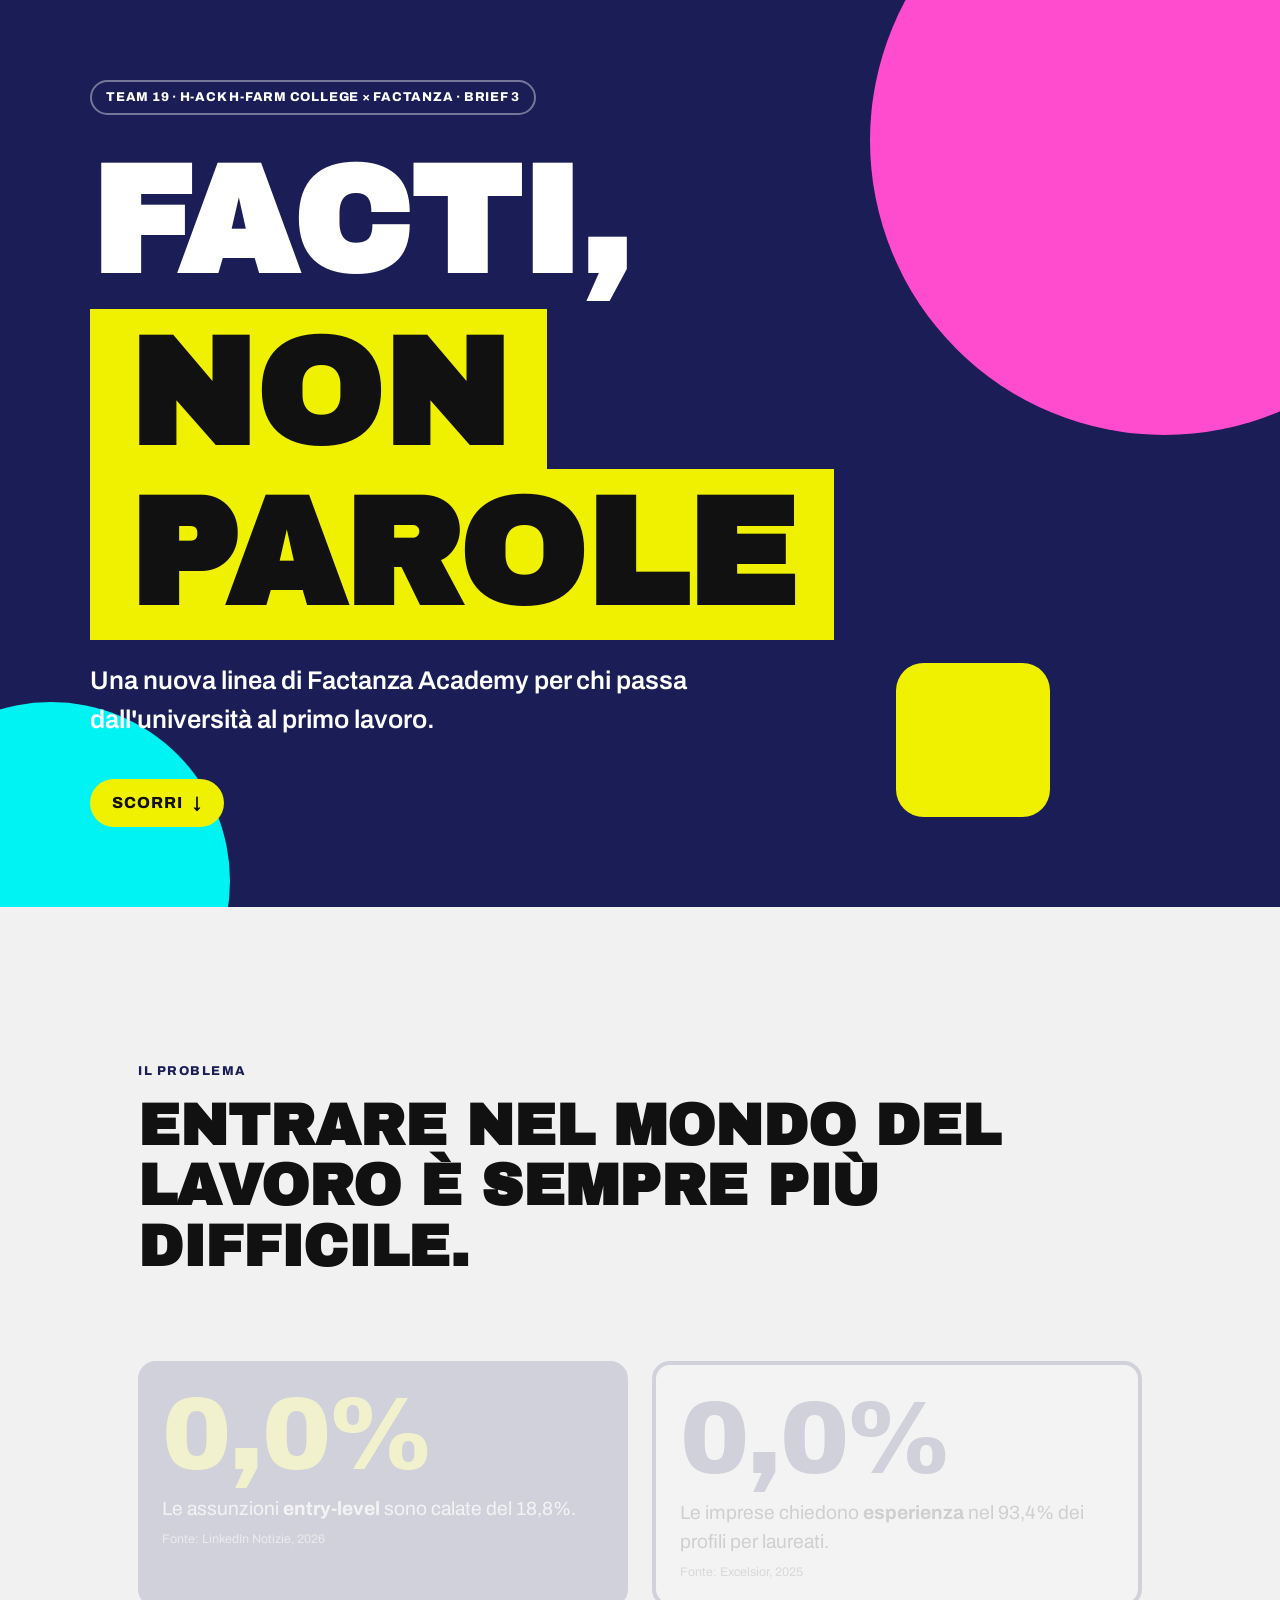
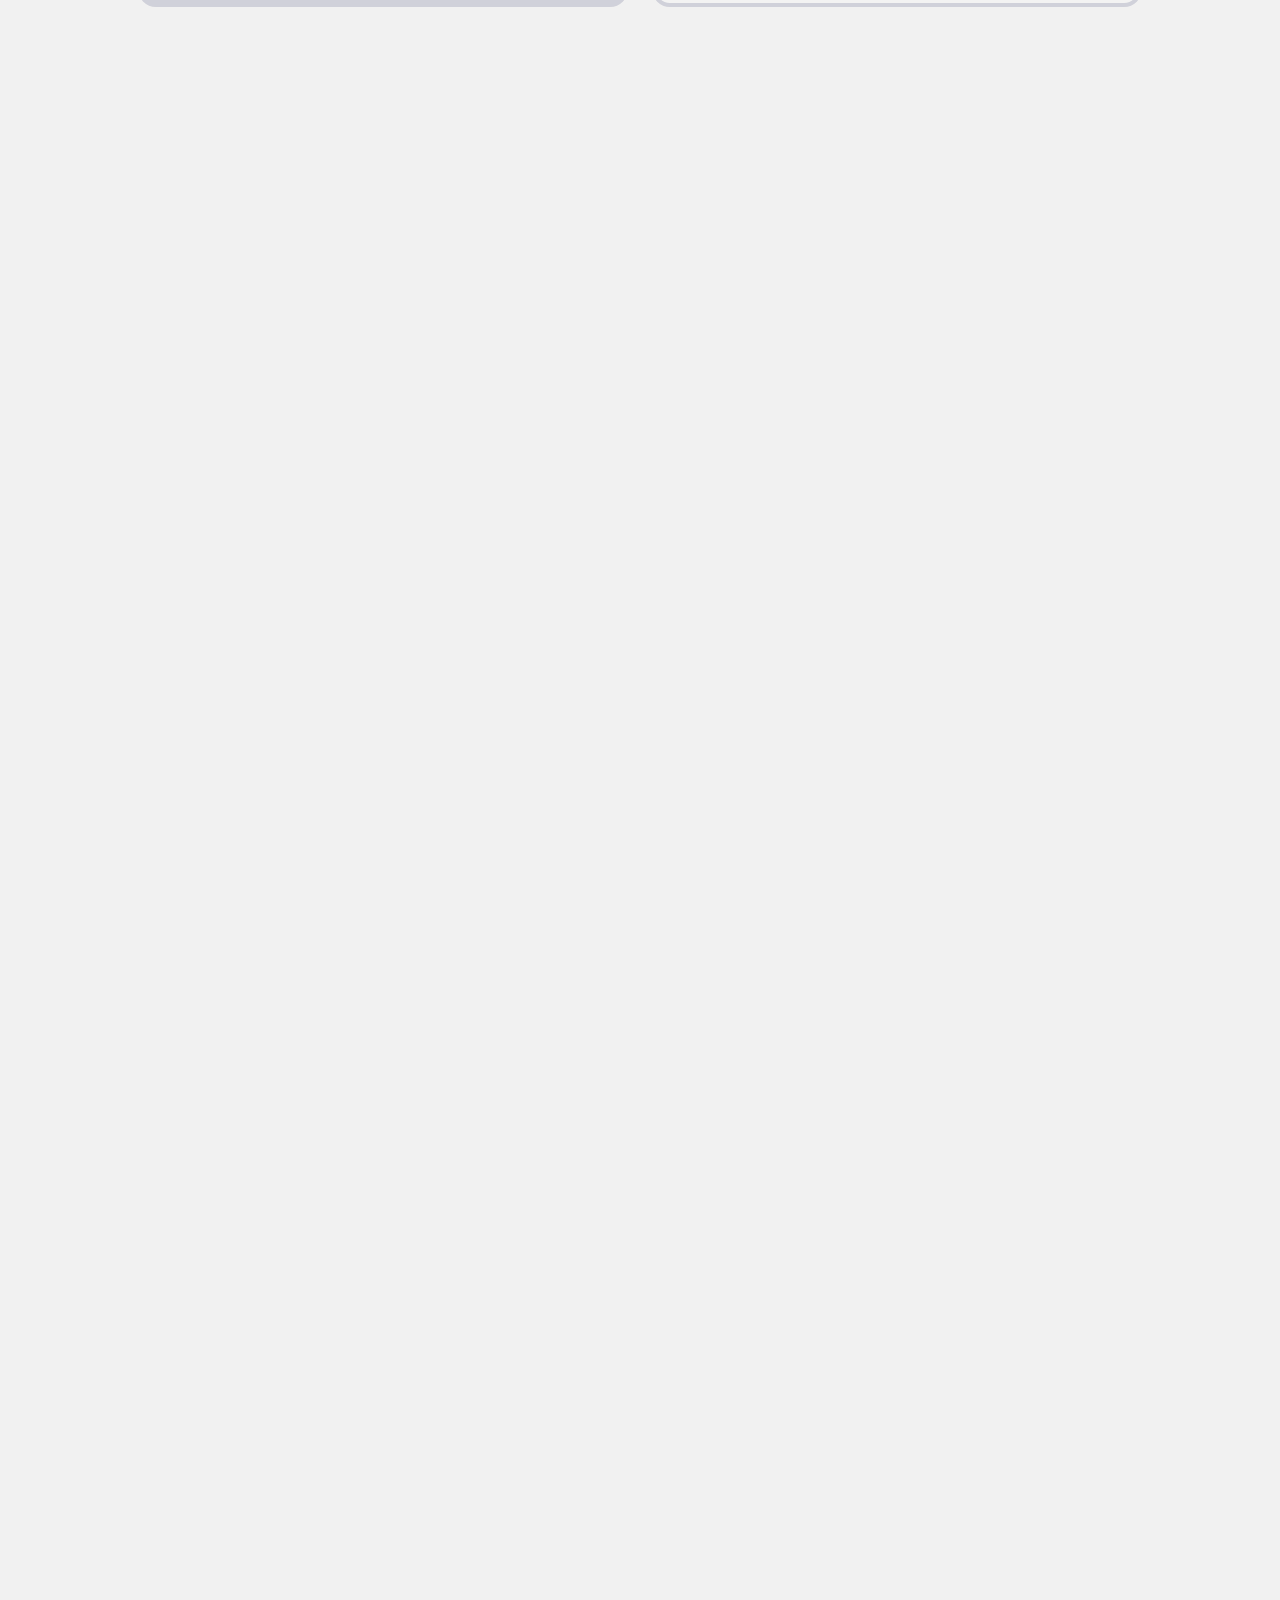
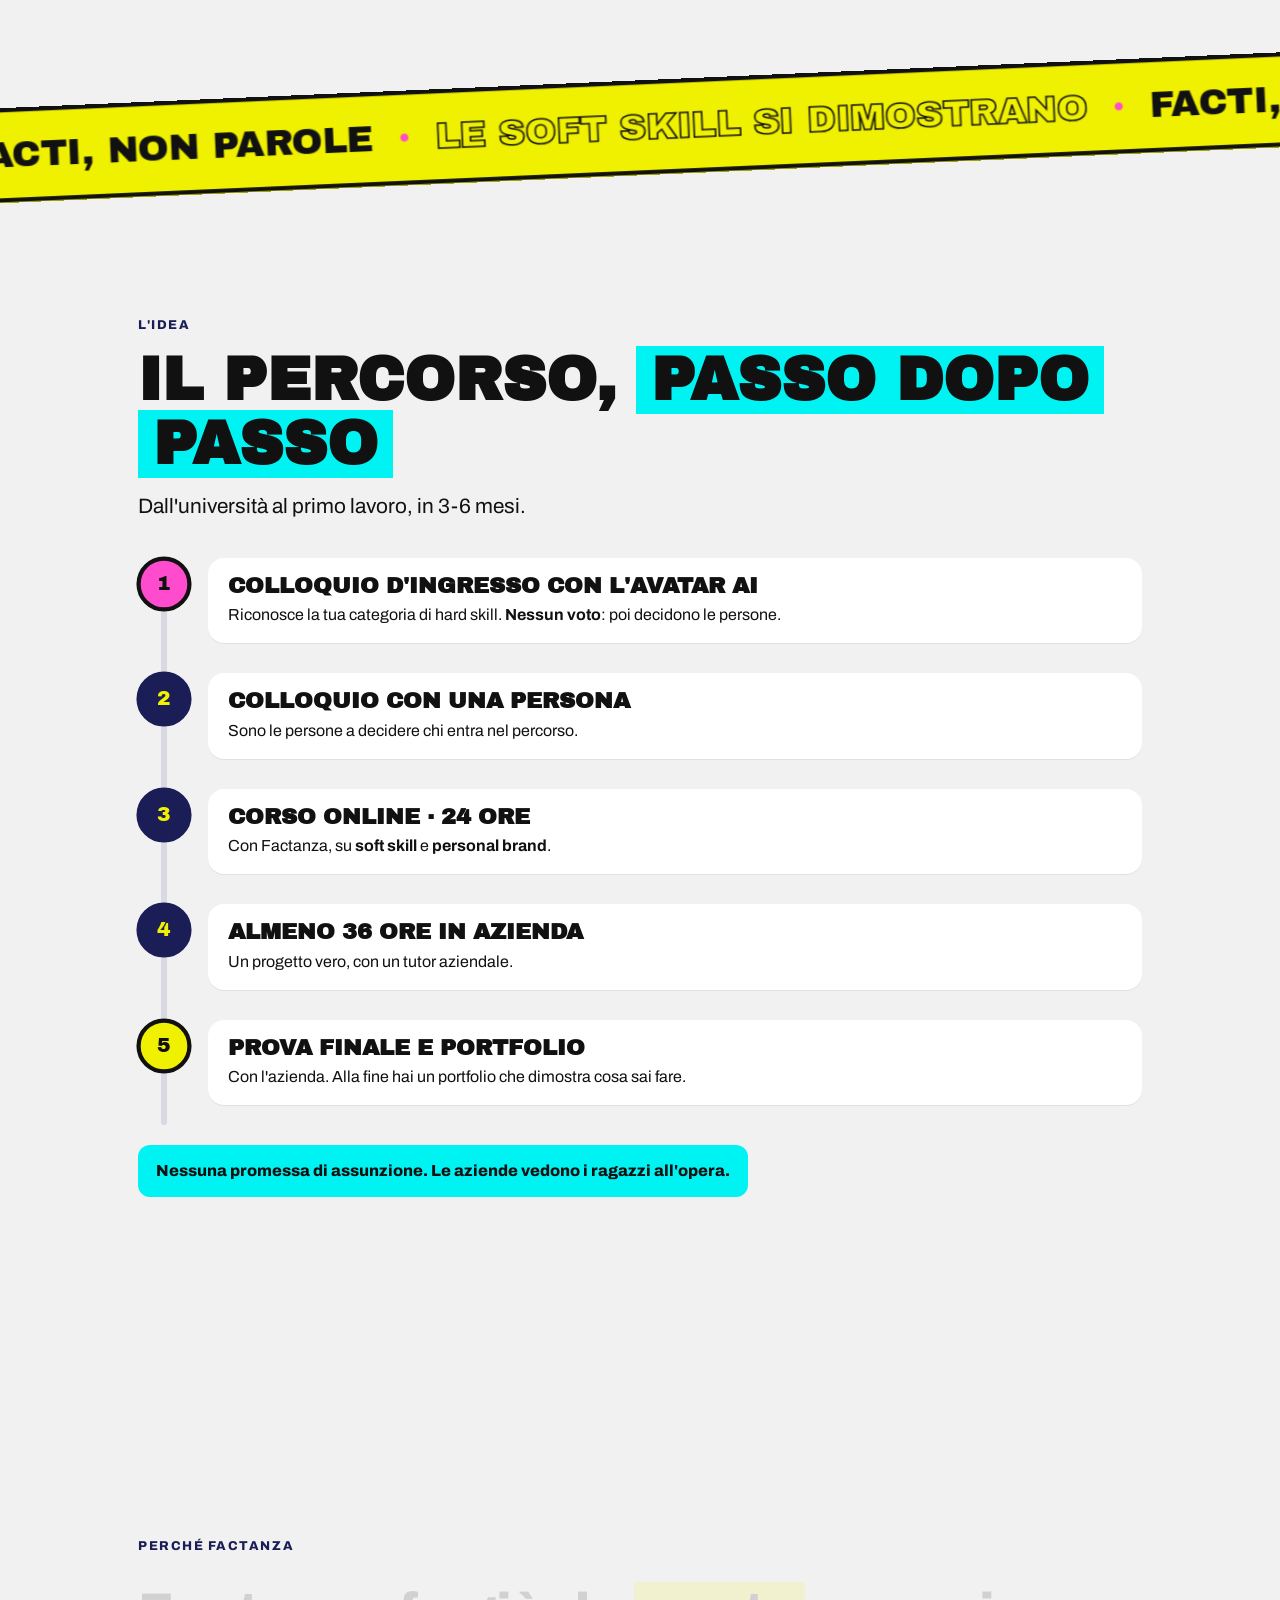
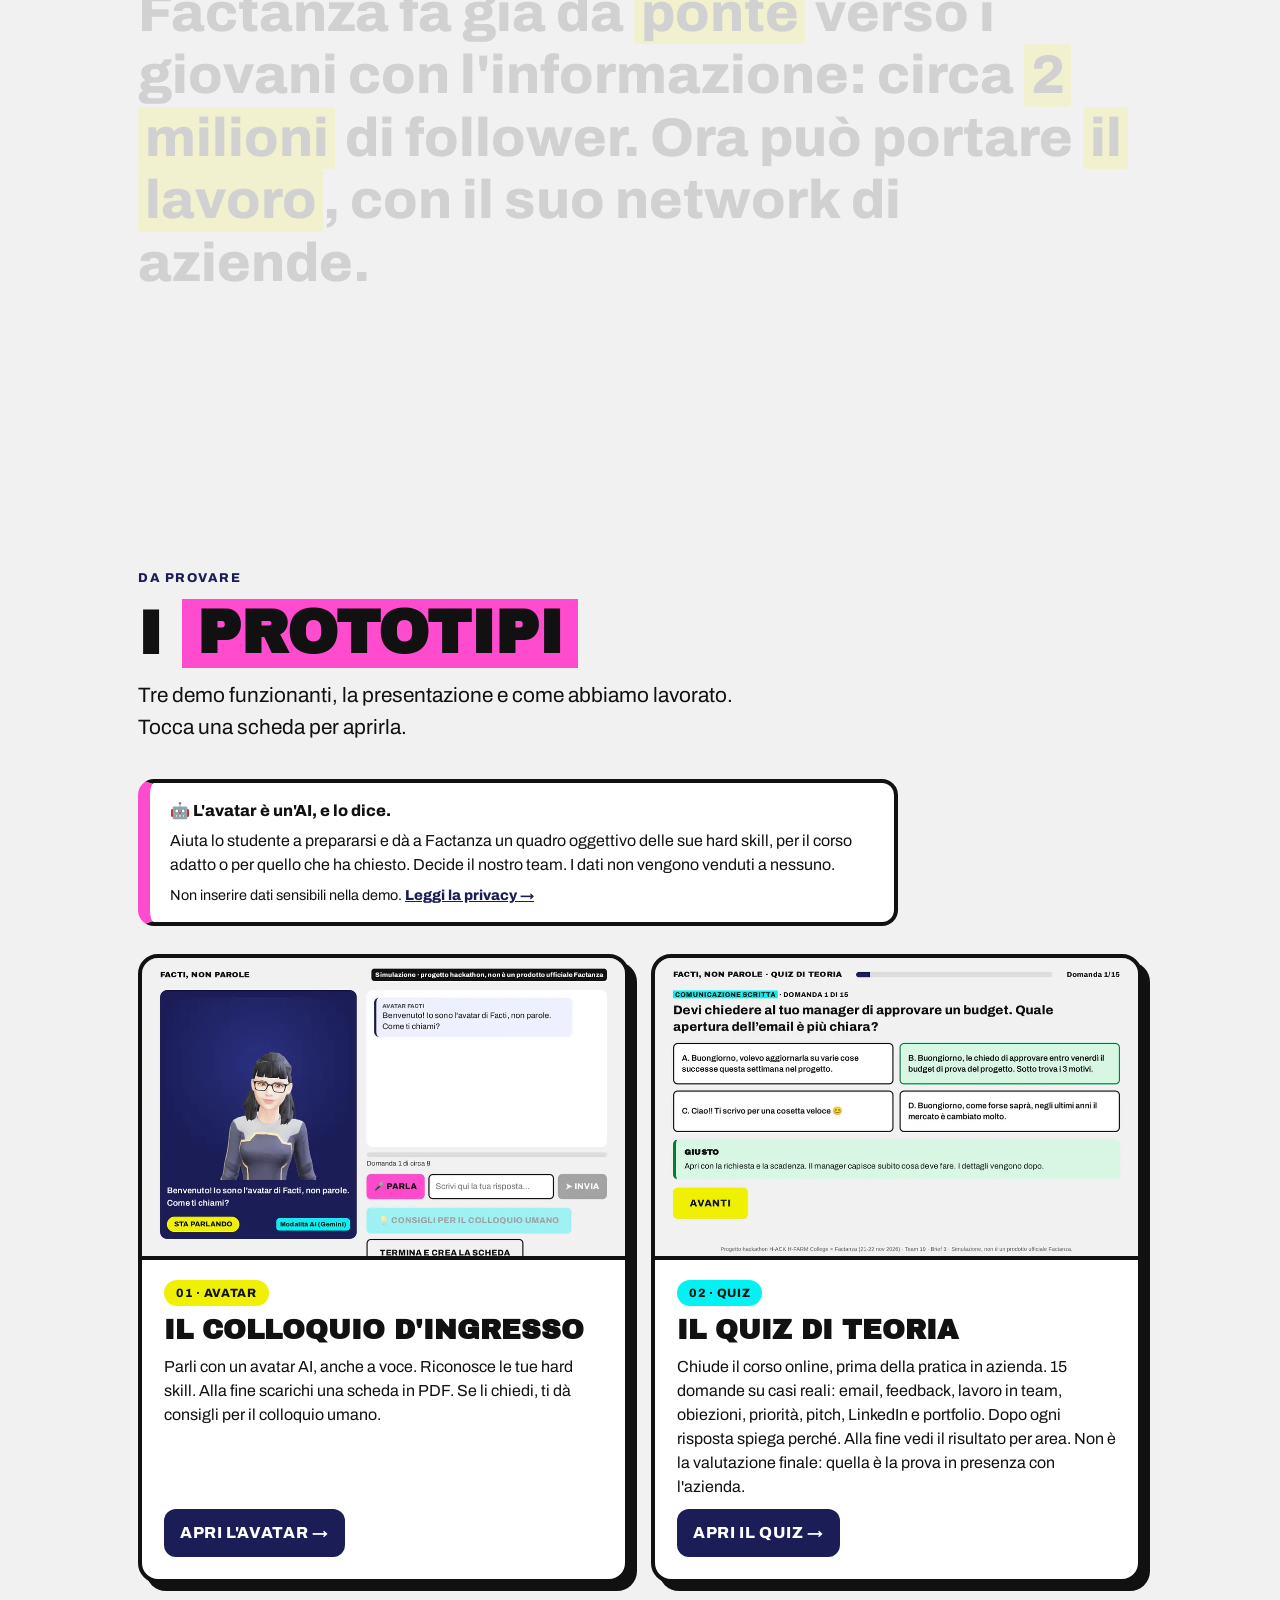
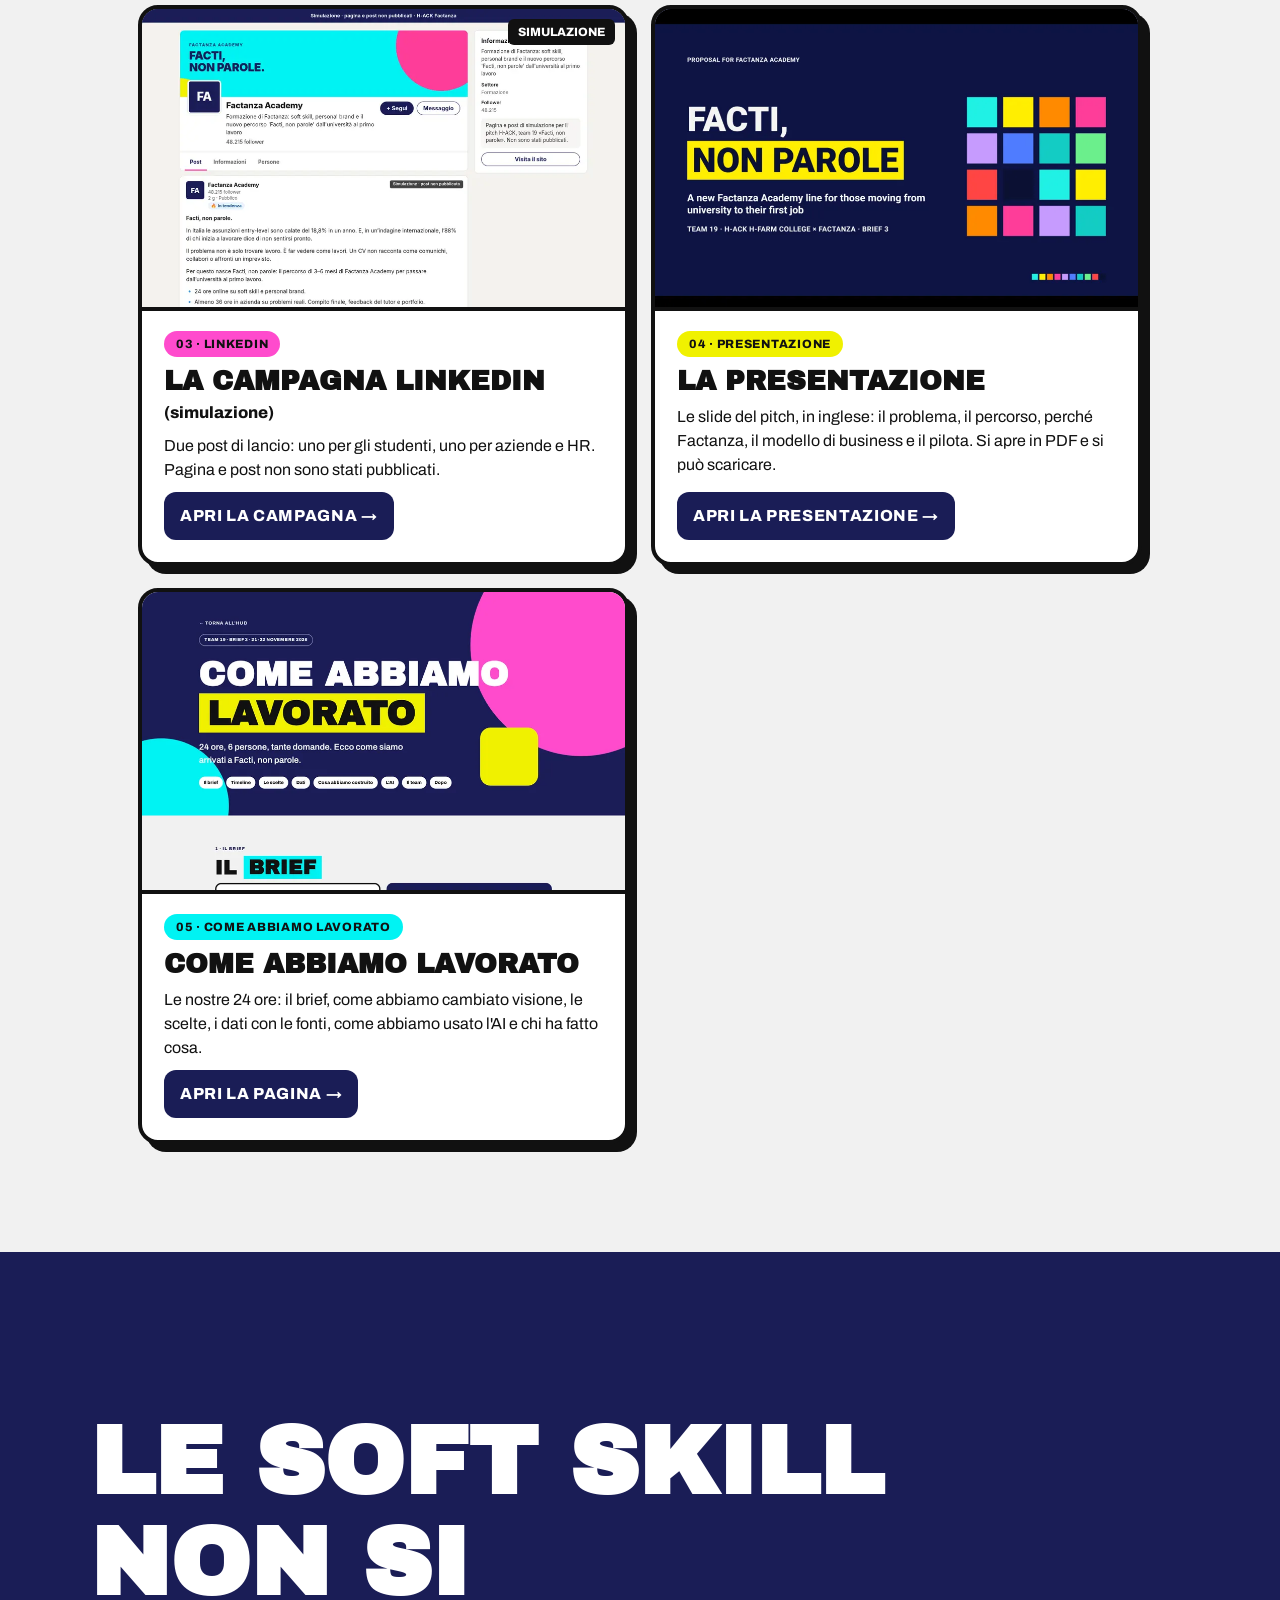
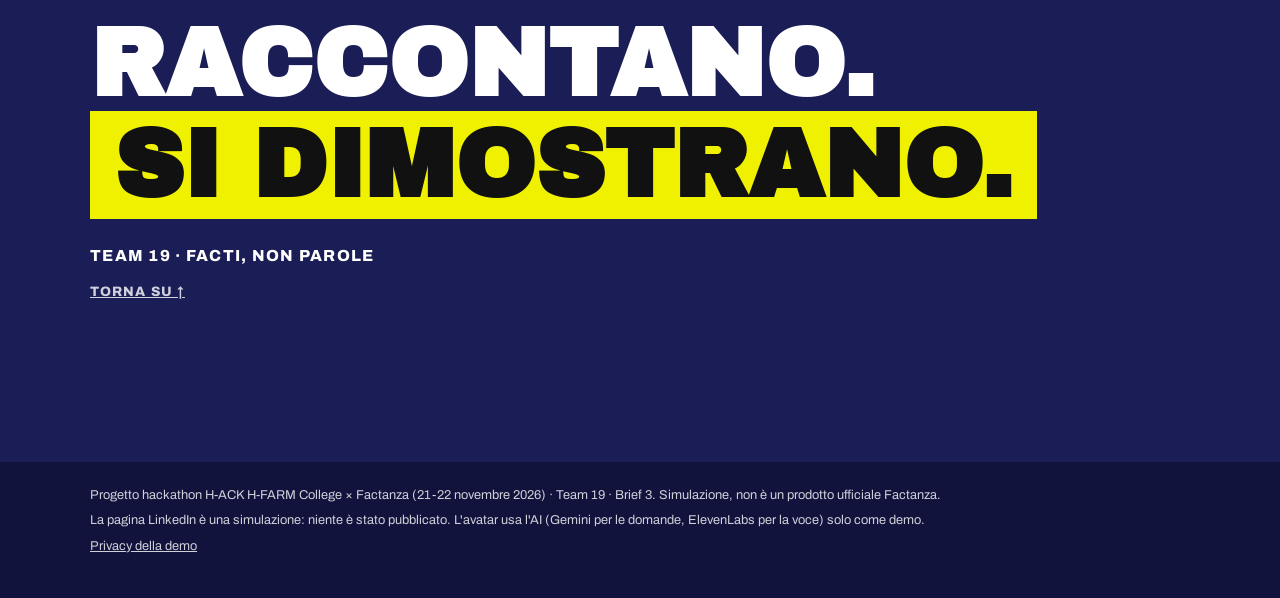
<file: index.html>
<!doctype html>
<html lang="it">
<head>
<meta charset="utf-8">
<meta name="viewport" content="width=device-width, initial-scale=1, viewport-fit=cover">
<title>Facti, non parole · Team 19 · H-ACK H-FARM College × Factanza</title>
<meta name="description" content="Facti, non parole: una nuova linea di Factanza Academy per chi passa dall'università al primo lavoro. Progetto hackathon, Team 19.">
<meta name="theme-color" content="#1A1D56">
<link rel="preconnect" href="https://fonts.googleapis.com">
<link rel="preconnect" href="https://fonts.gstatic.com" crossorigin>
<link href="https://fonts.googleapis.com/css2?family=Archivo+Black&family=Archivo:wght@400;600;800&display=swap" rel="stylesheet">
<link rel="stylesheet" href="hub-assets/hub.css?v=1">
</head>
<body>
<div class="progress" aria-hidden="true"><span></span></div>

<!-- 1. HERO -->
<header class="hero" id="top">
  <div class="hero-in">
    <p class="tag">Team 19 · H-ACK H-FARM College × Factanza · Brief 3</p>
    <h1 class="hero-title"><span class="ht1">Facti,</span><span class="ht2"><span class="bar y">non parole</span></span></h1>
    <p class="hero-lead">Una nuova linea di Factanza Academy per chi passa dall'università al primo lavoro.</p>
    <a class="scroll-hint" href="#problema">Scorri <span class="arr" aria-hidden="true">↓</span></a>
  </div>
  <div class="blob b1" aria-hidden="true"></div><div class="blob b2" aria-hidden="true"></div><div class="blob b3" aria-hidden="true"></div>
</header>

<!-- 2. IL PROBLEMA (sezione bloccata, guidata dallo scroll) -->
<section class="pin" id="problema" aria-labelledby="probTitle">
  <div class="pin-in">
    <p class="kicker">Il problema</p>
    <h2 id="probTitle" class="pin-title">Entrare nel mondo del lavoro è sempre più difficile.</h2>
    <div class="stats">
      <div class="stat s1">
        <div class="num"><span class="count" data-to="-18.8" data-dec="1">−18,8</span>%</div>
        <p>Le assunzioni <b>entry-level</b> sono calate del 18,8%.</p>
        <p class="src">Fonte: LinkedIn Notizie, 2026</p>
      </div>
      <div class="stat s2">
        <div class="num"><span class="count" data-to="93.4" data-dec="1">93,4</span>%</div>
        <p>Le imprese chiedono <b>esperienza</b> nel 93,4% dei profili per laureati.</p>
        <p class="src">Fonte: Excelsior, 2025</p>
      </div>
    </div>
    <p class="pin-q">Ma l'esperienza, un neolaureato, come la fa?</p>
  </div>
</section>

<div class="marquee" aria-hidden="true"><div class="track"><span>FACTI, NON PAROLE</span><b>●</b><span class="o">LE SOFT SKILL SI DIMOSTRANO</span><b>●</b><span>FACTI, NON PAROLE</span><b>●</b><span class="o">LE SOFT SKILL SI DIMOSTRANO</span><b>●</b><span>FACTI, NON PAROLE</span><b>●</b><span class="o">LE SOFT SKILL SI DIMOSTRANO</span><b>●</b></div></div>

<!-- 3. L'IDEA / IL PERCORSO -->
<section class="path" id="percorso" aria-labelledby="pathTitle">
  <p class="kicker">L'idea</p>
  <h2 id="pathTitle" class="sec-title">Il percorso, <span class="bar c">passo dopo passo</span></h2>
  <p class="sec-lead">Dall'università al primo lavoro, in 3-6 mesi.</p>
  <ol class="steps">
    <li class="step reveal"><span class="dot">1</span><div><h3>Colloquio d'ingresso con l'avatar AI</h3><p>Riconosce la tua categoria di hard skill. <b>Nessun voto</b>: poi decidono le persone.</p></div></li>
    <li class="step reveal"><span class="dot">2</span><div><h3>Colloquio con una persona</h3><p>Sono le persone a decidere chi entra nel percorso.</p></div></li>
    <li class="step reveal"><span class="dot">3</span><div><h3>Corso online · 24 ore</h3><p>Con Factanza, su <b>soft skill</b> e <b>personal brand</b>.</p></div></li>
    <li class="step reveal"><span class="dot">4</span><div><h3>Almeno 36 ore in azienda</h3><p>Un progetto vero, con un tutor aziendale.</p></div></li>
    <li class="step reveal"><span class="dot">5</span><div><h3>Prova finale e portfolio</h3><p>Con l'azienda. Alla fine hai un portfolio che dimostra cosa sai fare.</p></div></li>
  </ol>
  <p class="note-strong reveal">Nessuna promessa di assunzione. Le aziende vedono i ragazzi all'opera.</p>
</section>

<section class="why" aria-labelledby="whyTitle">
  <p class="kicker">Perché Factanza</p>
  <h2 id="whyTitle" class="words">Factanza fa già da <em>ponte</em> verso i giovani con l'informazione: circa <em>2 milioni</em> di follower. Ora può portare <em>il lavoro</em>, con il suo network di aziende.</h2>
</section>

<!-- 4. I PROTOTIPI -->
<section class="protos" id="prototipi" aria-labelledby="protoTitle">
  <p class="kicker">Da provare</p>
  <h2 id="protoTitle" class="sec-title">I <span class="bar p">prototipi</span></h2>
  <p class="sec-lead">Tre demo funzionanti, la presentazione e come abbiamo lavorato. Tocca una scheda per aprirla.</p>
  <div class="ai-box reveal" role="note" style="background:#fff;border:4px solid #111;border-left:12px solid var(--pink);border-radius:16px;padding:16px 20px;margin:0 0 28px;max-width:760px">
    <p style="font-weight:800;margin-bottom:6px">🤖 L'avatar è un'AI, e lo dice.</p>
    <p>Aiuta lo studente a prepararsi e dà a Factanza un quadro oggettivo delle sue hard skill, per il corso adatto o per quello che ha chiesto. Decide il nostro team. I dati non vengono venduti a nessuno.</p>
    <p style="margin-top:8px;font-size:.9rem">Non inserire dati sensibili nella demo. <a href="privacy/" style="font-weight:800;color:var(--navy)">Leggi la privacy →</a></p>
  </div>
  <div class="cards">
    <a class="card reveal" href="avatar/" aria-label="Apri il prototipo: avatar, il colloquio d'ingresso">
      <div class="thumb"><img src="hub-assets/avatar.webp" alt="Schermata del colloquio con l'avatar AI" width="960" height="600"></div>
      <div class="body">
        <span class="chip y">01 · Avatar</span>
        <h3>Il colloquio d'ingresso</h3>
        <p>Parli con un avatar AI, anche a voce. Riconosce le tue hard skill. Alla fine scarichi una scheda in PDF. Se li chiedi, ti dà consigli per il colloquio umano.</p>
        <span class="go">Apri l'avatar →</span>
      </div>
    </a>
    <a class="card reveal" href="quiz/" aria-label="Apri il prototipo: quiz di teoria">
      <div class="thumb"><img src="hub-assets/quiz.webp" alt="Schermata di una domanda del quiz di teoria" width="960" height="600"></div>
      <div class="body">
        <span class="chip c">02 · Quiz</span>
        <h3>Il quiz di teoria</h3>
        <p>Chiude il corso online, prima della pratica in azienda. 15 domande su casi reali: email, feedback, lavoro in team, obiezioni, priorità, pitch, LinkedIn e portfolio. Dopo ogni risposta spiega perché. Alla fine vedi il risultato per area. Non è la valutazione finale: quella è la prova in presenza con l'azienda.</p>
        <span class="go">Apri il quiz →</span>
      </div>
    </a>
    <a class="card reveal" href="linkedin/" aria-label="Apri il prototipo: campagna LinkedIn, simulazione">
      <div class="thumb"><img src="hub-assets/linkedin.webp" alt="Schermata della pagina LinkedIn simulata" width="960" height="600"><span class="sim">Simulazione</span></div>
      <div class="body">
        <span class="chip p">03 · LinkedIn</span>
        <h3>La campagna LinkedIn <small>(simulazione)</small></h3>
        <p>Due post di lancio: uno per gli studenti, uno per aziende e HR. Pagina e post non sono stati pubblicati.</p>
        <span class="go">Apri la campagna →</span>
      </div>
    </a>
    <a class="card reveal" href="hub-assets/Facti_non_parole_deck.pdf" target="_blank" rel="noopener" aria-label="Apri la presentazione in PDF">
      <div class="thumb"><img src="hub-assets/deck.webp" alt="Copertina della presentazione Facti, non parole" width="960" height="600"></div>
      <div class="body">
        <span class="chip y">04 · Presentazione</span>
        <h3>La presentazione</h3>
        <p>Le slide del pitch, in inglese: il problema, il percorso, perché Factanza, il modello di business e il pilota. Si apre in PDF e si può scaricare.</p>
        <span class="go">Apri la presentazione →</span>
      </div>
    </a>
    <a class="card reveal" href="come-abbiamo-lavorato/" aria-label="Apri la pagina: come abbiamo lavorato">
      <div class="thumb"><img src="hub-assets/lavorato.webp" alt="Pagina Come abbiamo lavorato" width="960" height="600"></div>
      <div class="body">
        <span class="chip c">05 · Come abbiamo lavorato</span>
        <h3>Come abbiamo lavorato</h3>
        <p>Le nostre 24 ore: il brief, come abbiamo cambiato visione, le scelte, i dati con le fonti, come abbiamo usato l'AI e chi ha fatto cosa.</p>
        <span class="go">Apri la pagina →</span>
      </div>
    </a>
  </div>
</section>

<!-- 5. CHIUSURA -->
<section class="closing" aria-labelledby="closeTitle">
  <h2 id="closeTitle" class="close-title"><span class="cw">Le soft skill</span> <span class="cw">non si raccontano.</span> <span class="cw"><span class="bar y">Si dimostrano.</span></span></h2>
  <p class="sign">Team 19 · Facti, non parole</p>
  <a class="top-link" href="#top">Torna su ↑</a>
</section>

<footer class="foot">
  <p>Progetto hackathon H-ACK H-FARM College × Factanza (21-22 novembre 2026) · Team 19 · Brief 3. Simulazione, non è un prodotto ufficiale Factanza.</p>
  <p>La pagina LinkedIn è una simulazione: niente è stato pubblicato. L'avatar usa l'AI (Gemini per le domande, ElevenLabs per la voce) solo come demo.</p>
  <p><a href="privacy/">Privacy della demo</a></p>
</footer>

<script src="hub-assets/hub.js?v=1" defer></script>
</body>
</html>
</file>
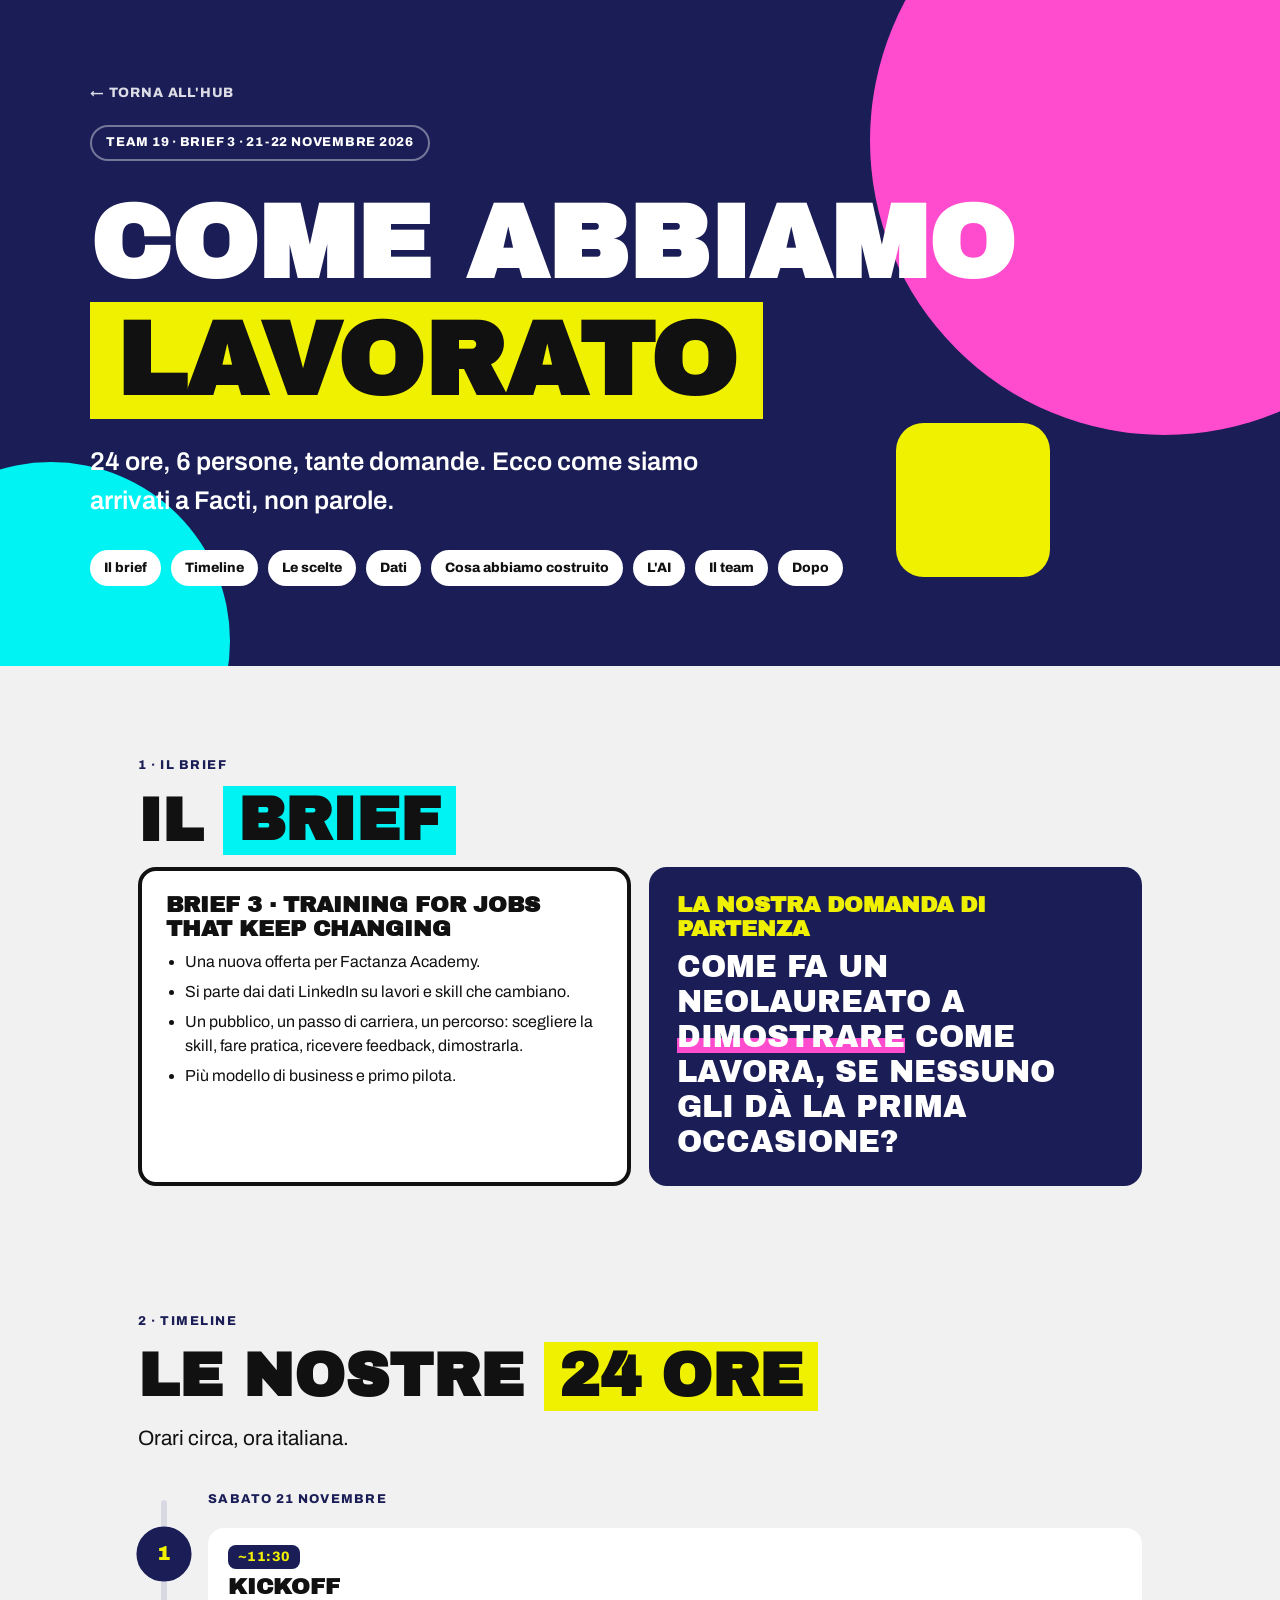
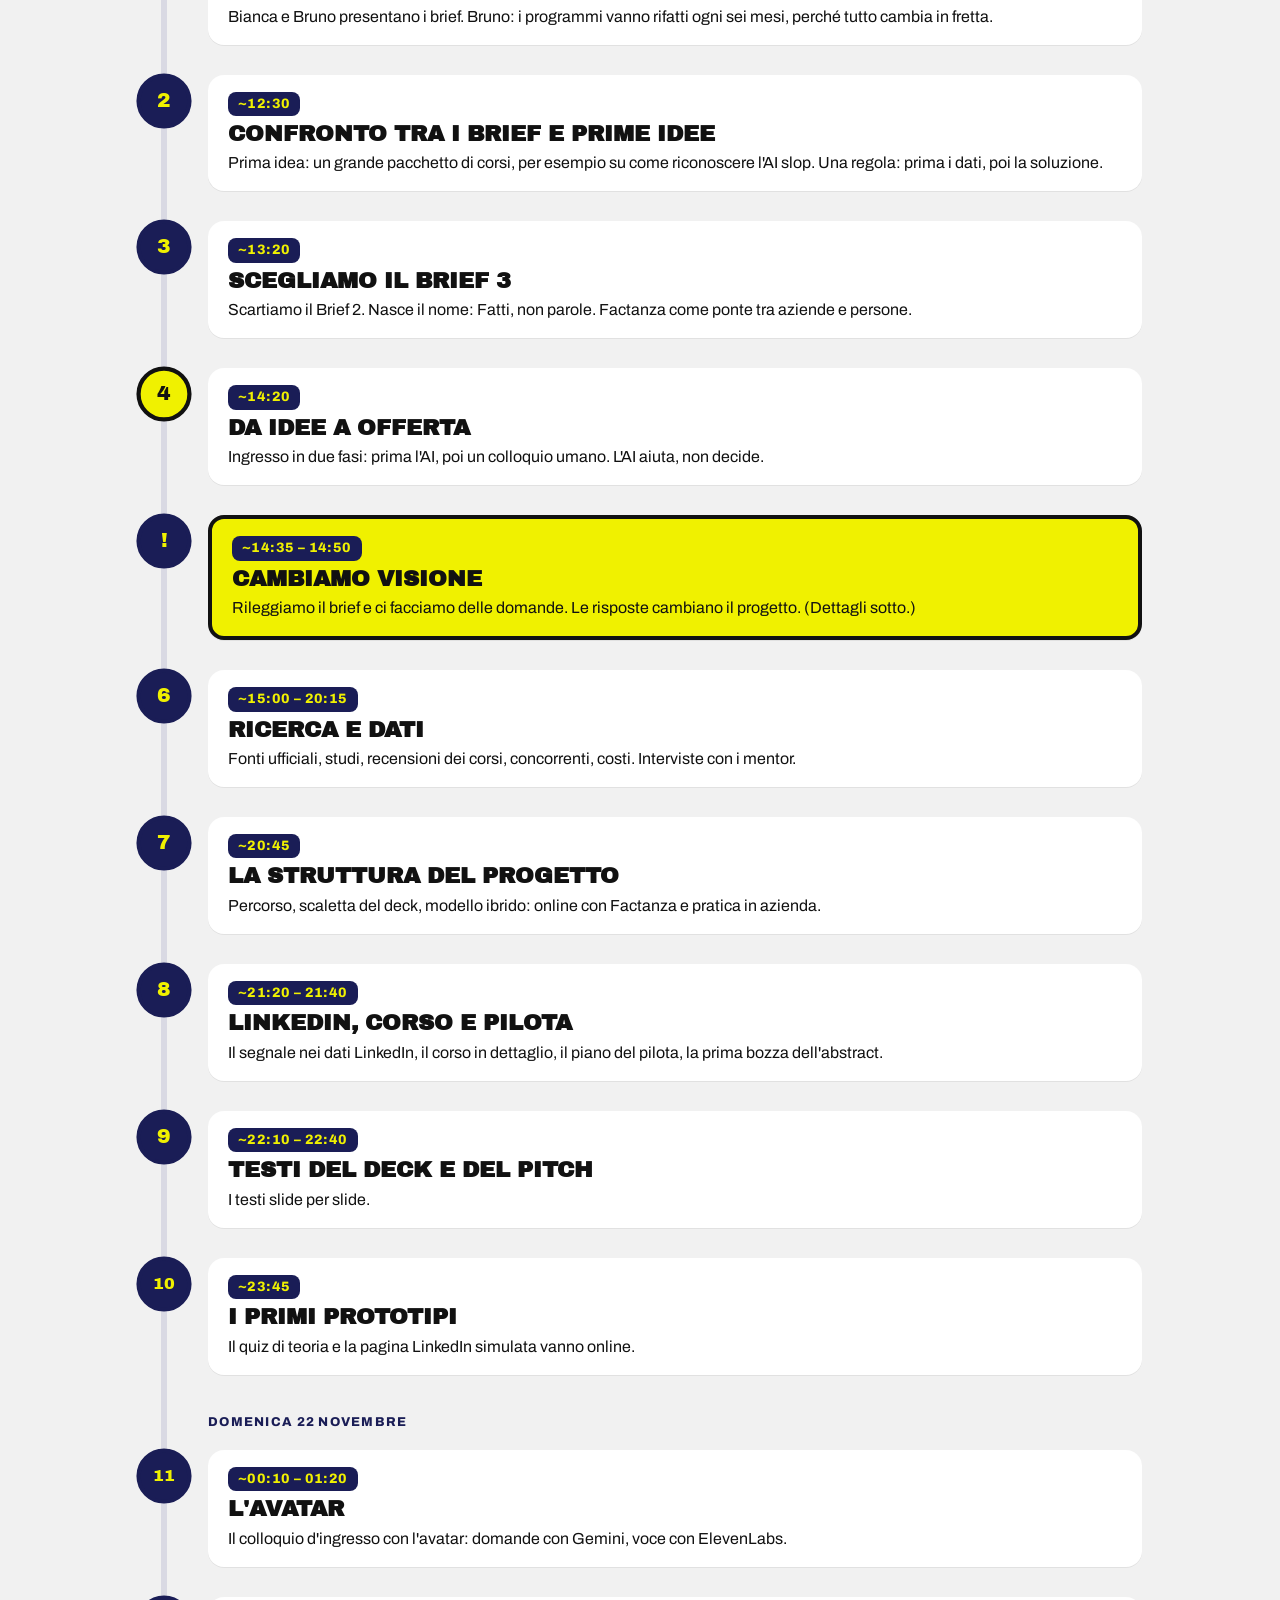
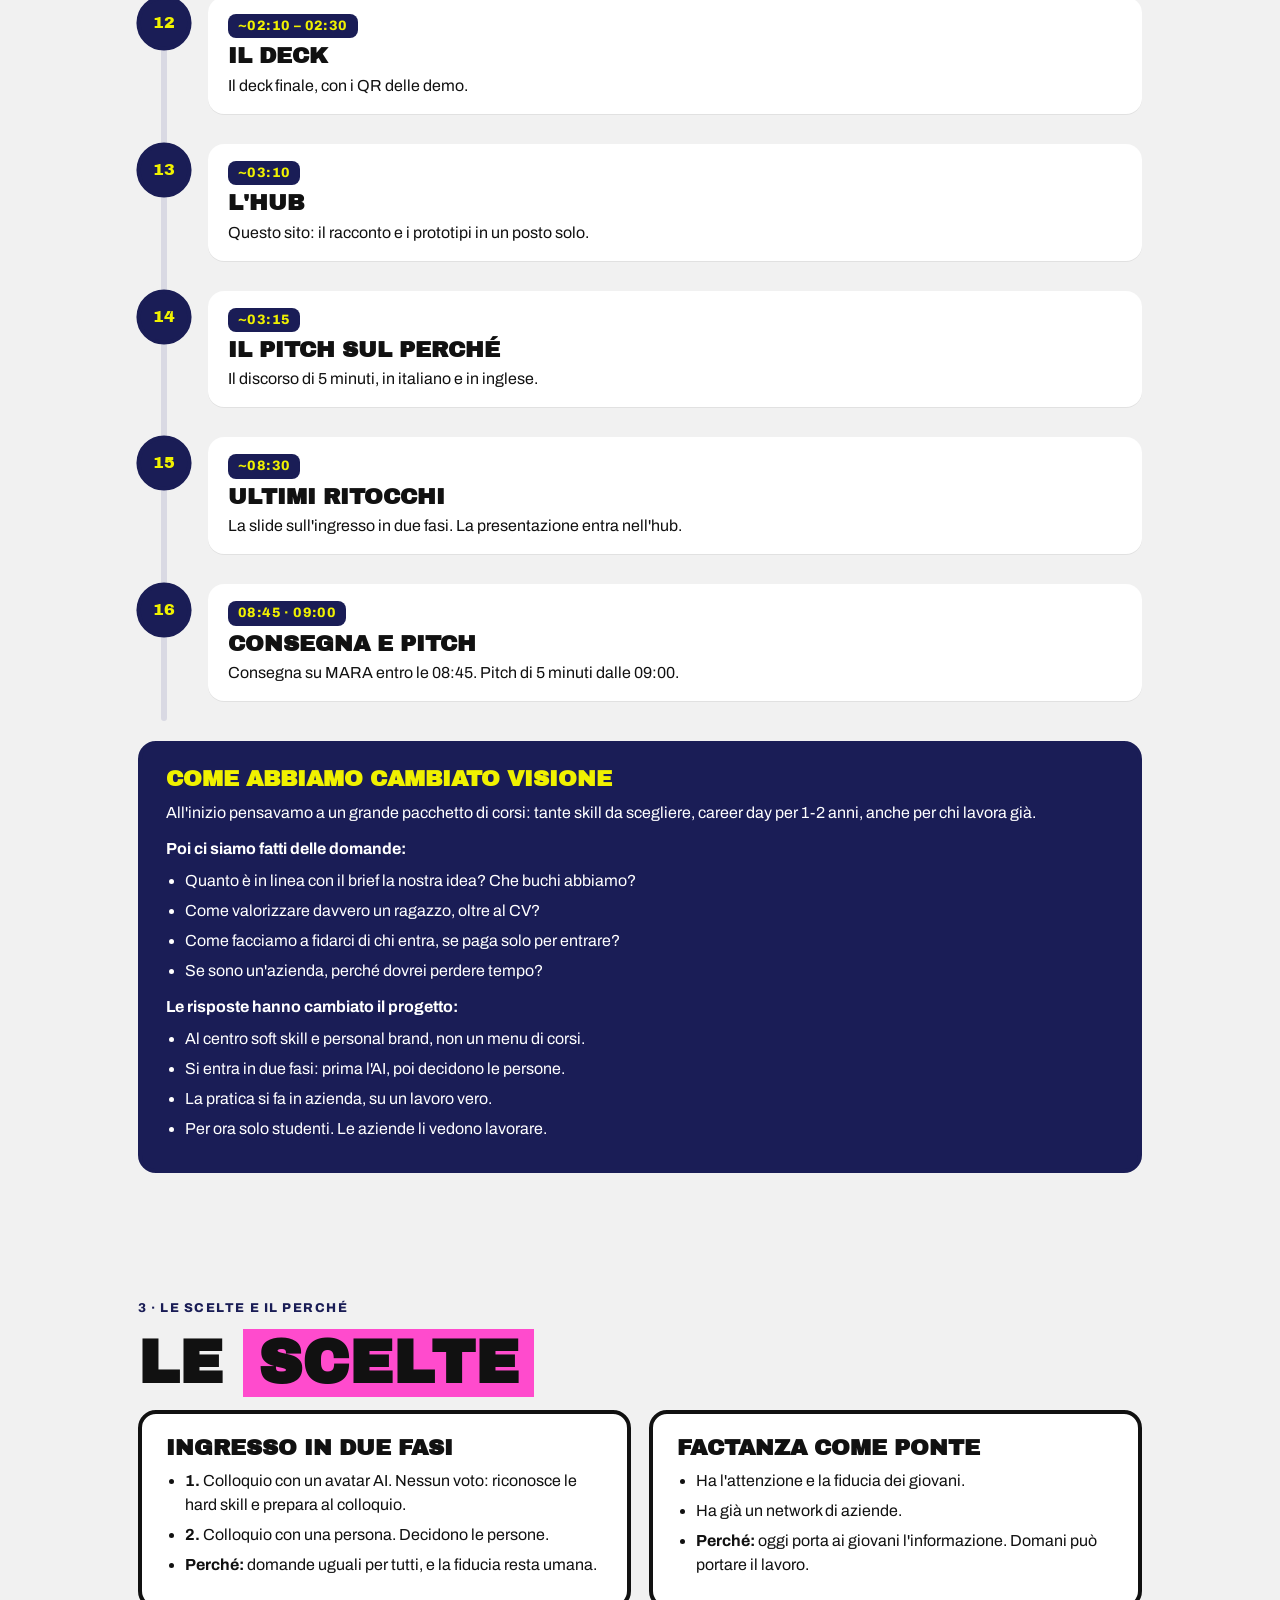
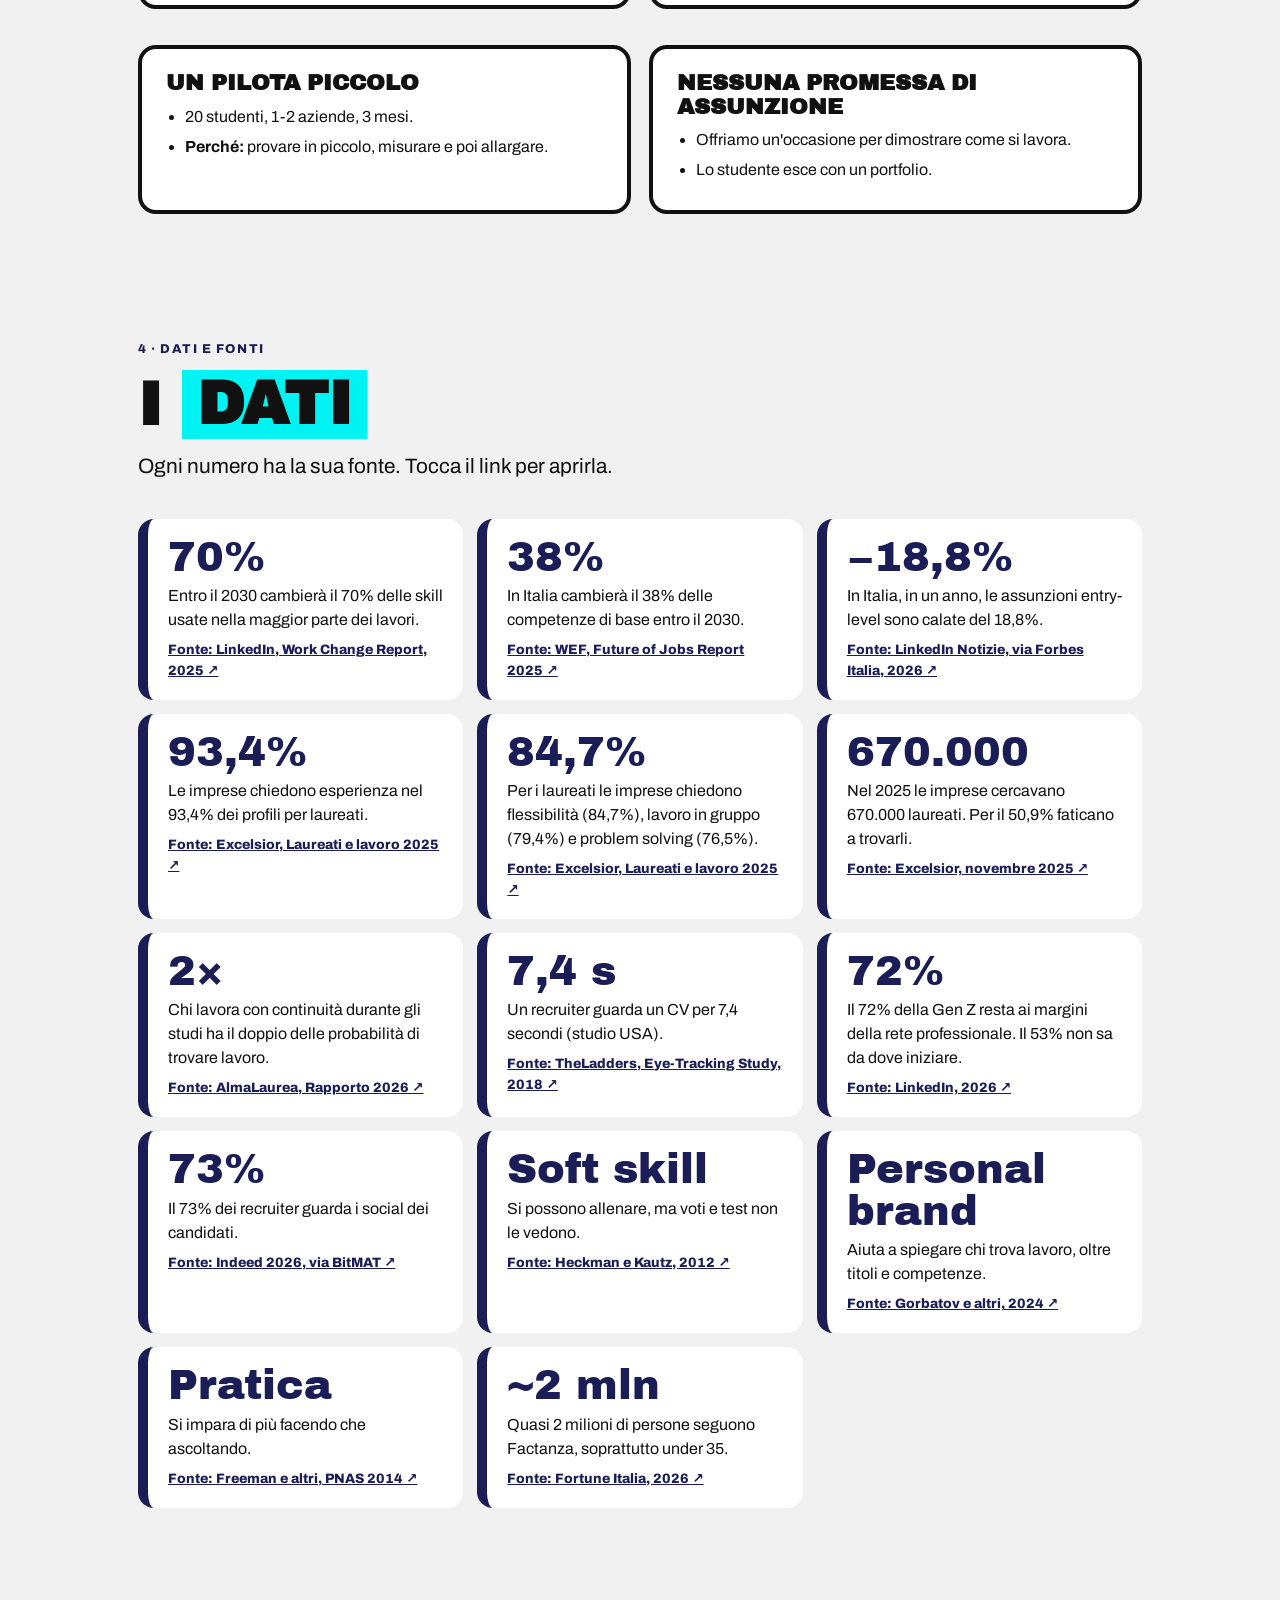
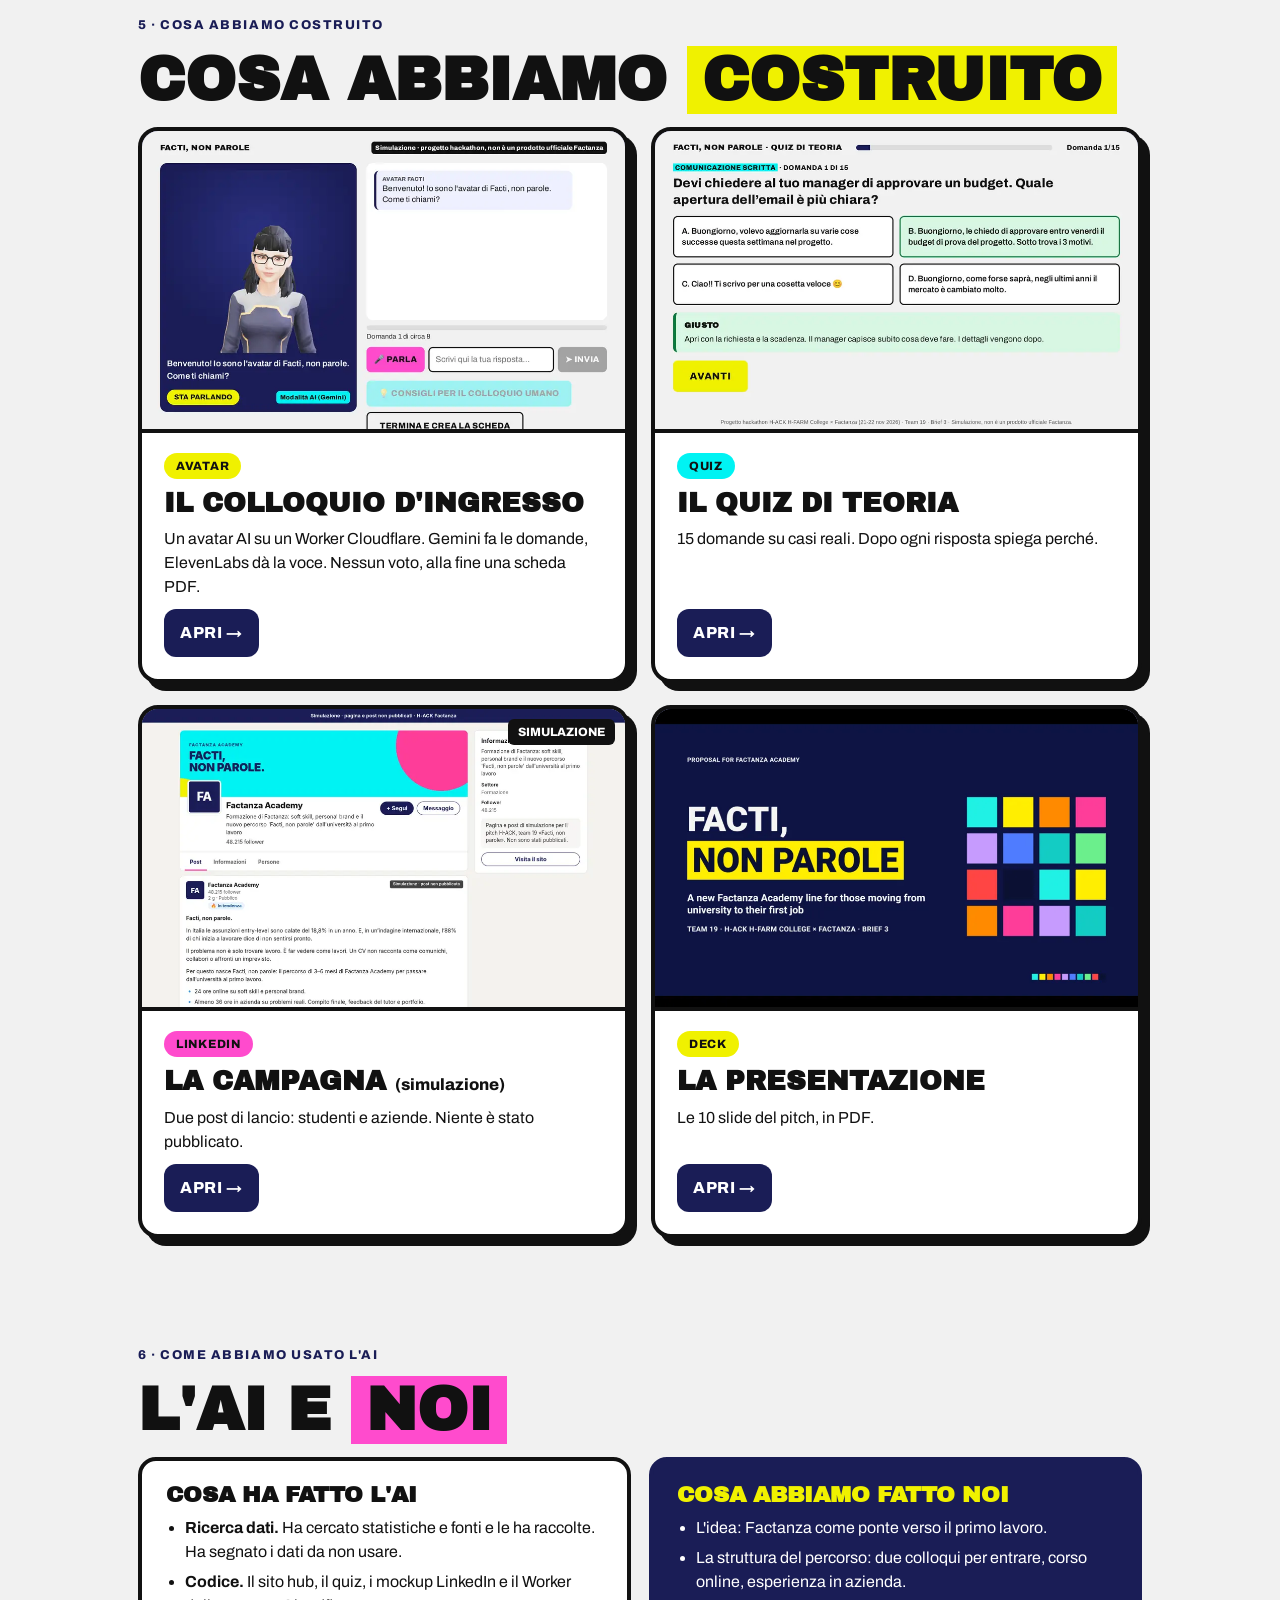
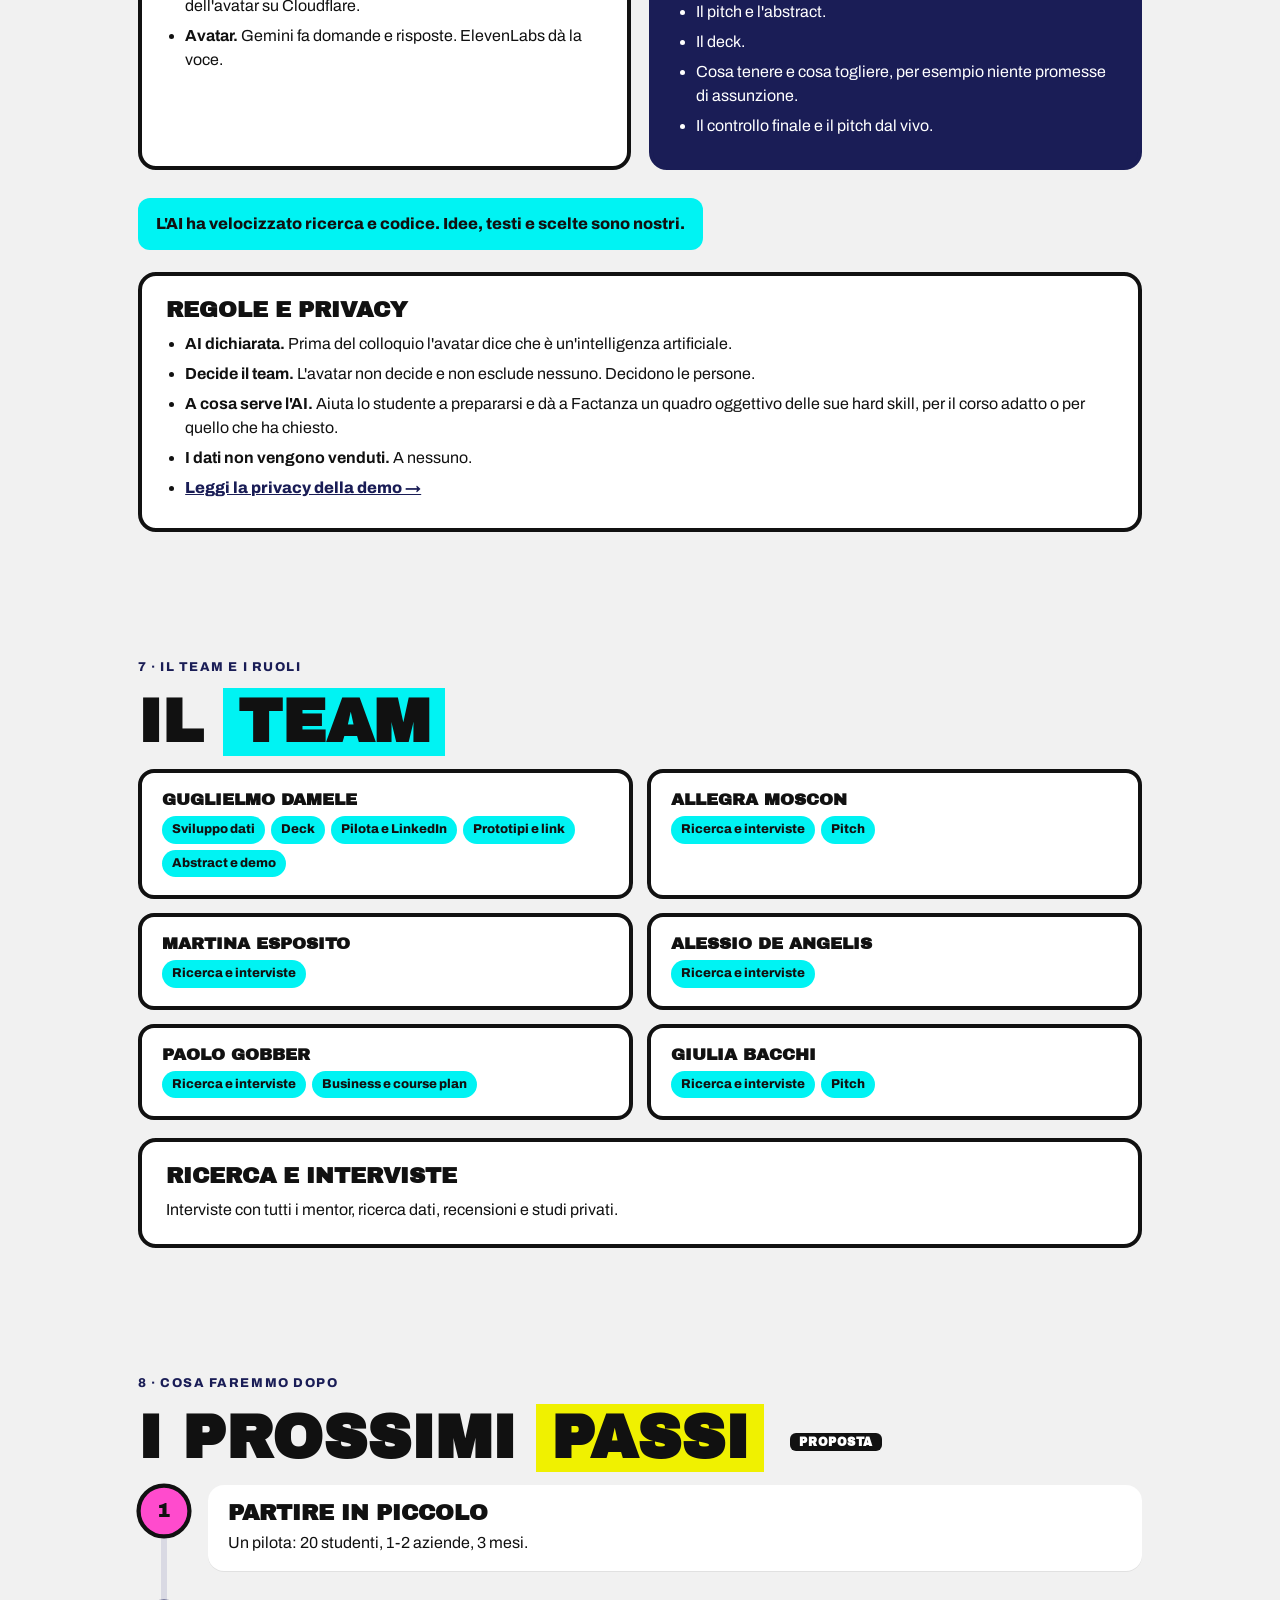
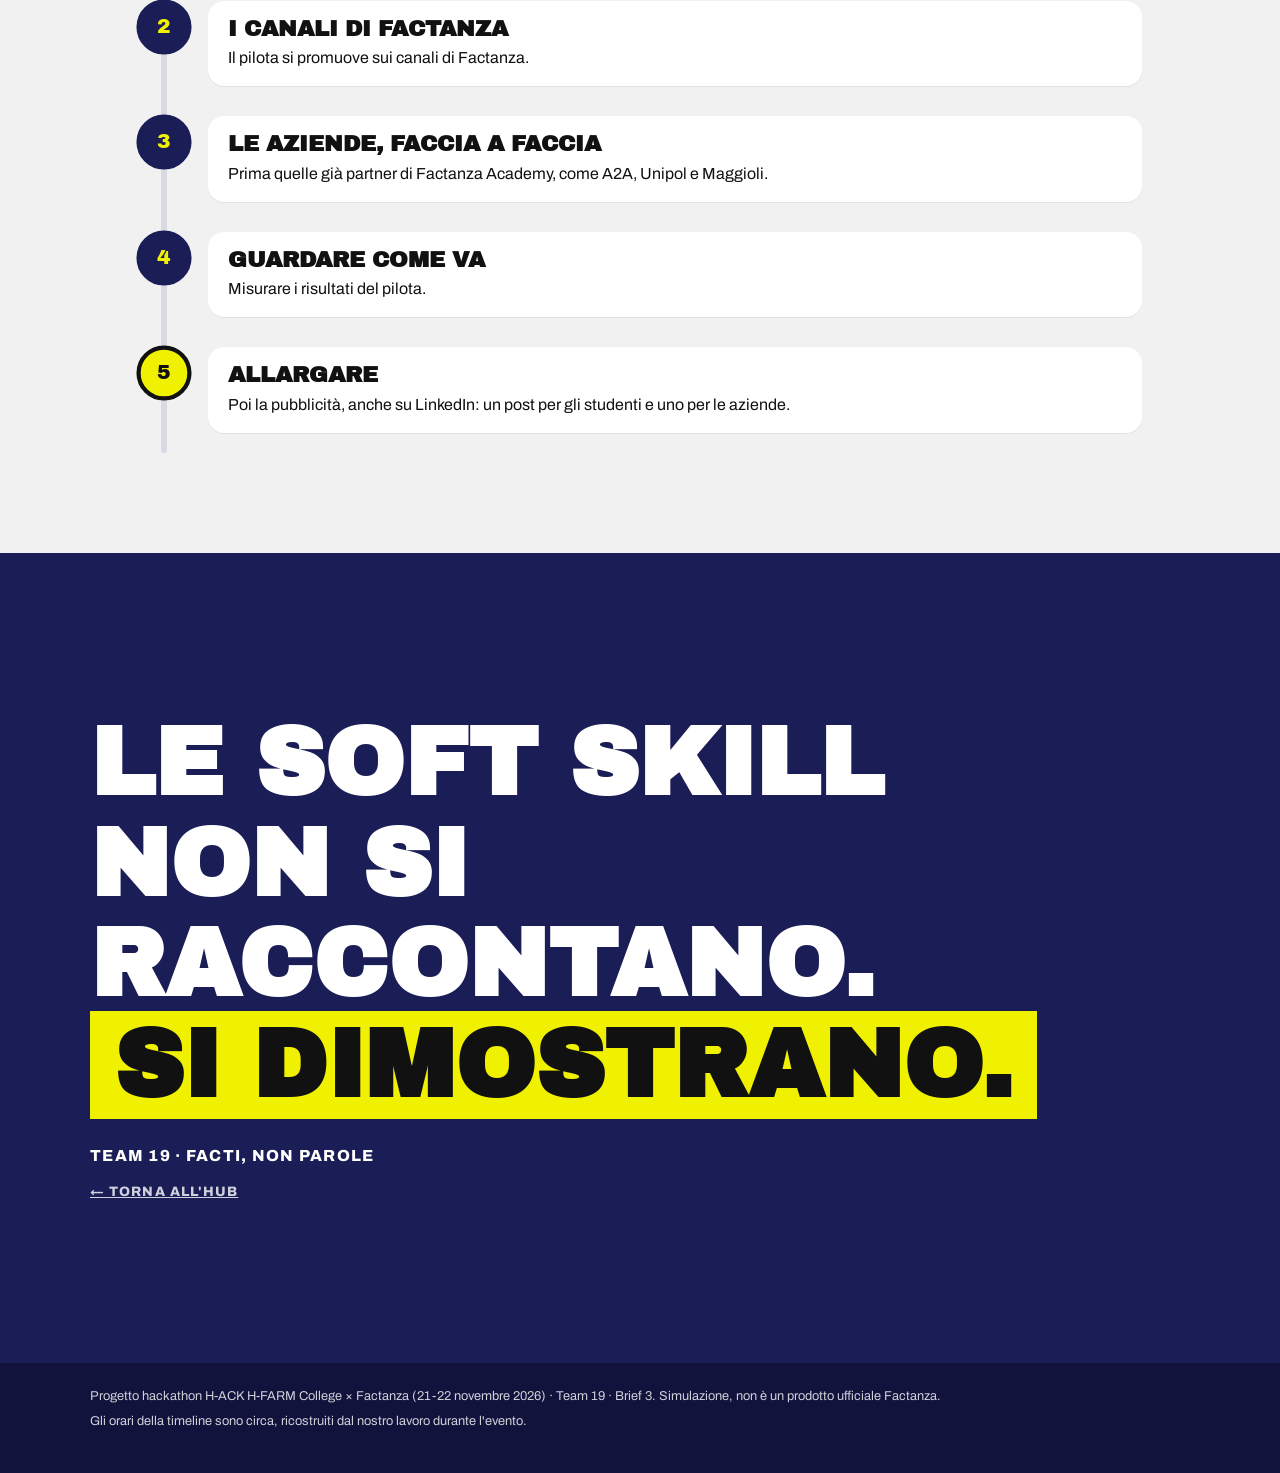
<file: come-abbiamo-lavorato/index.html>
<!doctype html>
<html lang="it">
<head>
<meta charset="utf-8">
<meta name="viewport" content="width=device-width, initial-scale=1, viewport-fit=cover">
<title>Come abbiamo lavorato · Facti, non parole · Team 19</title>
<meta name="description" content="Come il Team 19 ha costruito Facti, non parole in 24 ore: brief, timeline, scelte, dati, prototipi, uso dell'AI e ruoli.">
<meta name="theme-color" content="#1A1D56">
<link rel="preconnect" href="https://fonts.googleapis.com">
<link rel="preconnect" href="https://fonts.gstatic.com" crossorigin>
<link href="https://fonts.googleapis.com/css2?family=Archivo+Black&family=Archivo:wght@400;600;800&display=swap" rel="stylesheet">
<link rel="stylesheet" href="../hub-assets/hub.css?v=1">
<link rel="stylesheet" href="lavorato.css?v=1">
</head>
<body>
<div class="progress" aria-hidden="true"><span></span></div>

<header class="hero small" id="top">
  <div class="hero-in">
    <a class="back" href="../">← Torna all'hub</a><br>
    <p class="tag">Team 19 · Brief 3 · 21-22 novembre 2026</p>
    <h1 class="hero-title" style="font-size:clamp(2.6rem,11vw,6.5rem)"><span class="ht1">Come abbiamo</span><span class="ht2"><span class="bar y">lavorato</span></span></h1>
    <p class="hero-lead">24 ore, 6 persone, tante domande. Ecco come siamo arrivati a Facti, non parole.</p>
    <nav class="toc" aria-label="Sezioni">
      <a href="#brief">Il brief</a><a href="#timeline">Timeline</a><a href="#scelte">Le scelte</a><a href="#dati">Dati</a><a href="#costruito">Cosa abbiamo costruito</a><a href="#ai">L'AI</a><a href="#team">Il team</a><a href="#dopo">Dopo</a>
    </nav>
  </div>
  <div class="blob b1" aria-hidden="true"></div><div class="blob b2" aria-hidden="true"></div><div class="blob b3" aria-hidden="true"></div>
</header>

<!-- 1. IL BRIEF -->
<section class="wrap" id="brief" aria-labelledby="t1">
  <p class="kicker">1 · Il brief</p>
  <h2 id="t1" class="sec-title">Il <span class="bar c">brief</span></h2>
  <div class="grid2">
    <div class="box reveal"><h3>Brief 3 · Training for jobs that keep changing</h3>
      <ul><li>Una nuova offerta per Factanza Academy.</li><li>Si parte dai dati LinkedIn su lavori e skill che cambiano.</li><li>Un pubblico, un passo di carriera, un percorso: scegliere la skill, fare pratica, ricevere feedback, dimostrarla.</li><li>Più modello di business e primo pilota.</li></ul></div>
    <div class="box navy reveal"><h3>La nostra domanda di partenza</h3>
      <p class="q" style="color:#fff">Come fa un neolaureato a <span style="color:#fff">dimostrare</span> come lavora, se nessuno gli dà la prima occasione?</p></div>
  </div>
</section>

<!-- 2. TIMELINE -->
<section class="wrap" id="timeline" aria-labelledby="t2" style="padding-top:2vh">
  <p class="kicker">2 · Timeline</p>
  <h2 id="t2" class="sec-title">Le nostre <span class="bar y">24 ore</span></h2>
  <p class="sec-lead">Orari circa, ora italiana.</p>
  <ol class="steps">
<li class="day" aria-hidden="false">Sabato 21 novembre</li>
<li class="step reveal"><span class="dot">1</span><div><span class="time">~11:30</span><h3>Kickoff</h3><p>Bianca e Bruno presentano i brief. Bruno: i programmi vanno rifatti ogni sei mesi, perché tutto cambia in fretta.</p></div></li>
<li class="step reveal"><span class="dot">2</span><div><span class="time">~12:30</span><h3>Confronto tra i brief e prime idee</h3><p>Prima idea: un grande pacchetto di corsi, per esempio su come riconoscere l'AI slop. Una regola: prima i dati, poi la soluzione.</p></div></li>
<li class="step reveal"><span class="dot">3</span><div><span class="time">~13:20</span><h3>Scegliamo il Brief 3</h3><p>Scartiamo il Brief 2. Nasce il nome: Fatti, non parole. Factanza come ponte tra aziende e persone.</p></div></li>
<li class="step reveal"><span class="dot">4</span><div><span class="time">~14:20</span><h3>Da idee a offerta</h3><p>Ingresso in due fasi: prima l'AI, poi un colloquio umano. L'AI aiuta, non decide.</p></div></li>
<li class="step reveal vision"><span class="dot">!</span><div><span class="time">~14:35 – 14:50</span><h3>Cambiamo visione</h3><p>Rileggiamo il brief e ci facciamo delle domande. Le risposte cambiano il progetto. (Dettagli sotto.)</p></div></li>
<li class="step reveal"><span class="dot">6</span><div><span class="time">~15:00 – 20:15</span><h3>Ricerca e dati</h3><p>Fonti ufficiali, studi, recensioni dei corsi, concorrenti, costi. Interviste con i mentor.</p></div></li>
<li class="step reveal"><span class="dot">7</span><div><span class="time">~20:45</span><h3>La struttura del progetto</h3><p>Percorso, scaletta del deck, modello ibrido: online con Factanza e pratica in azienda.</p></div></li>
<li class="step reveal"><span class="dot">8</span><div><span class="time">~21:20 – 21:40</span><h3>LinkedIn, corso e pilota</h3><p>Il segnale nei dati LinkedIn, il corso in dettaglio, il piano del pilota, la prima bozza dell'abstract.</p></div></li>
<li class="step reveal"><span class="dot">9</span><div><span class="time">~22:10 – 22:40</span><h3>Testi del deck e del pitch</h3><p>I testi slide per slide.</p></div></li>
<li class="step reveal"><span class="dot sm">10</span><div><span class="time">~23:45</span><h3>I primi prototipi</h3><p>Il quiz di teoria e la pagina LinkedIn simulata vanno online.</p></div></li>
<li class="day" aria-hidden="false">Domenica 22 novembre</li>
<li class="step reveal"><span class="dot sm">11</span><div><span class="time">~00:10 – 01:20</span><h3>L'avatar</h3><p>Il colloquio d'ingresso con l'avatar: domande con Gemini, voce con ElevenLabs.</p></div></li>
<li class="step reveal"><span class="dot sm">12</span><div><span class="time">~02:10 – 02:30</span><h3>Il deck</h3><p>Il deck finale, con i QR delle demo.</p></div></li>
<li class="step reveal"><span class="dot sm">13</span><div><span class="time">~03:10</span><h3>L'hub</h3><p>Questo sito: il racconto e i prototipi in un posto solo.</p></div></li>
<li class="step reveal"><span class="dot sm">14</span><div><span class="time">~03:15</span><h3>Il pitch sul perché</h3><p>Il discorso di 5 minuti, in italiano e in inglese.</p></div></li>
<li class="step reveal"><span class="dot sm">15</span><div><span class="time">~08:30</span><h3>Ultimi ritocchi</h3><p>La slide sull'ingresso in due fasi. La presentazione entra nell'hub.</p></div></li>
<li class="step reveal"><span class="dot sm">16</span><div><span class="time">08:45 · 09:00</span><h3>Consegna e pitch</h3><p>Consegna su MARA entro le 08:45. Pitch di 5 minuti dalle 09:00.</p></div></li>
  </ol>

  <div class="box navy reveal" id="visione" style="margin-top:10px">
    <h3>Come abbiamo cambiato visione</h3>
    <p style="margin-bottom:12px">All'inizio pensavamo a un grande pacchetto di corsi: tante skill da scegliere, career day per 1-2 anni, anche per chi lavora già.</p>
    <p style="margin-bottom:8px"><b>Poi ci siamo fatti delle domande:</b></p>
    <ul>
      <li>Quanto è in linea con il brief la nostra idea? Che buchi abbiamo?</li>
      <li>Come valorizzare davvero un ragazzo, oltre al CV?</li>
      <li>Come facciamo a fidarci di chi entra, se paga solo per entrare?</li>
      <li>Se sono un'azienda, perché dovrei perdere tempo?</li>
    </ul>
    <p style="margin:12px 0 8px"><b>Le risposte hanno cambiato il progetto:</b></p>
    <ul>
      <li>Al centro soft skill e personal brand, non un menu di corsi.</li>
      <li>Si entra in due fasi: prima l'AI, poi decidono le persone.</li>
      <li>La pratica si fa in azienda, su un lavoro vero.</li>
      <li>Per ora solo studenti. Le aziende li vedono lavorare.</li>
    </ul>
  </div>
</section>

<!-- 3. LE SCELTE -->
<section class="wrap" id="scelte" aria-labelledby="t3" style="padding-top:2vh">
  <p class="kicker">3 · Le scelte e il perché</p>
  <h2 id="t3" class="sec-title">Le <span class="bar p">scelte</span></h2>
  <div class="grid2">
    <div class="box reveal"><h3>Ingresso in due fasi</h3><ul><li><b>1.</b> Colloquio con un avatar AI. Nessun voto: riconosce le hard skill e prepara al colloquio.</li><li><b>2.</b> Colloquio con una persona. Decidono le persone.</li><li><b>Perché:</b> domande uguali per tutti, e la fiducia resta umana.</li></ul></div>
    <div class="box reveal"><h3>Factanza come ponte</h3><ul><li>Ha l'attenzione e la fiducia dei giovani.</li><li>Ha già un network di aziende.</li><li><b>Perché:</b> oggi porta ai giovani l'informazione. Domani può portare il lavoro.</li></ul></div>
    <div class="box reveal"><h3>Un pilota piccolo</h3><ul><li>20 studenti, 1-2 aziende, 3 mesi.</li><li><b>Perché:</b> provare in piccolo, misurare e poi allargare.</li></ul></div>
    <div class="box reveal"><h3>Nessuna promessa di assunzione</h3><ul><li>Offriamo un'occasione per dimostrare come si lavora.</li><li>Lo studente esce con un portfolio.</li></ul></div>
  </div>
</section>

<!-- 4. DATI -->
<section class="wrap" id="dati" aria-labelledby="t4" style="padding-top:2vh">
  <p class="kicker">4 · Dati e fonti</p>
  <h2 id="t4" class="sec-title">I <span class="bar c">dati</span></h2>
  <p class="sec-lead">Ogni numero ha la sua fonte. Tocca il link per aprirla.</p>
  <div class="data">
<div class="d reveal"><div class="n">70%</div><p>Entro il 2030 cambierà il 70% delle skill usate nella maggior parte dei lavori.</p><a href="https://pulse.linkedin.com/research-and-trends/publications/work-change-report" target="_blank" rel="noopener">Fonte: LinkedIn, Work Change Report, 2025 ↗</a></div>
<div class="d reveal"><div class="n">38%</div><p>In Italia cambierà il 38% delle competenze di base entro il 2030.</p><a href="https://reports.weforum.org/docs/WEF_Future_of_Jobs_Report_2025.pdf" target="_blank" rel="noopener">Fonte: WEF, Future of Jobs Report 2025 ↗</a></div>
<div class="d reveal"><div class="n">−18,8%</div><p>In Italia, in un anno, le assunzioni entry-level sono calate del 18,8%.</p><a href="https://forbes.it/2026/04/15/linkedin-primo-impiego-sempre-piu-difficile-per-i-giovani/" target="_blank" rel="noopener">Fonte: LinkedIn Notizie, via Forbes Italia, 2026 ↗</a></div>
<div class="d reveal"><div class="n">93,4%</div><p>Le imprese chiedono esperienza nel 93,4% dei profili per laureati.</p><a href="https://excelsior.unioncamere.net/sites/default/files/pubblicazioni/2025/Laureati_e_lavoro.pdf" target="_blank" rel="noopener">Fonte: Excelsior, Laureati e lavoro 2025 ↗</a></div>
<div class="d reveal"><div class="n">84,7%</div><p>Per i laureati le imprese chiedono flessibilità (84,7%), lavoro in gruppo (79,4%) e problem solving (76,5%).</p><a href="https://excelsior.unioncamere.net/sites/default/files/pubblicazioni/2025/Laureati_e_lavoro.pdf" target="_blank" rel="noopener">Fonte: Excelsior, Laureati e lavoro 2025 ↗</a></div>
<div class="d reveal"><div class="n">670.000</div><p>Nel 2025 le imprese cercavano 670.000 laureati. Per il 50,9% faticano a trovarli.</p><a href="https://excelsior.unioncamere.net/sites/default/files/comunicati/26112025_com_Excelsior_JeO_titolistudio.pdf" target="_blank" rel="noopener">Fonte: Excelsior, novembre 2025 ↗</a></div>
<div class="d reveal"><div class="n">2×</div><p>Chi lavora con continuità durante gli studi ha il doppio delle probabilità di trovare lavoro.</p><a href="https://www.almalaurea.it/document-download/sintesi-rapporto-almalaurea-2026-sugli-esiti-occupazionali-della-laurea" target="_blank" rel="noopener">Fonte: AlmaLaurea, Rapporto 2026 ↗</a></div>
<div class="d reveal"><div class="n">7,4 s</div><p>Un recruiter guarda un CV per 7,4 secondi (studio USA).</p><a href="https://www.theladders.com/static/images/basicSite/pdfs/TheLadders-EyeTracking-StudyC2.pdf" target="_blank" rel="noopener">Fonte: TheLadders, Eye-Tracking Study, 2018 ↗</a></div>
<div class="d reveal"><div class="n">72%</div><p>Il 72% della Gen Z resta ai margini della rete professionale. Il 53% non sa da dove iniziare.</p><a href="https://pulse.linkedin.com" target="_blank" rel="noopener">Fonte: LinkedIn, 2026 ↗</a></div>
<div class="d reveal"><div class="n">73%</div><p>Il 73% dei recruiter guarda i social dei candidati.</p><a href="https://www.bitmat.it/internet/social-network/per-oltre-7-recruiter-su-10-i-social-media-influenzano-la-valutazione-dei-candidati/" target="_blank" rel="noopener">Fonte: Indeed 2026, via BitMAT ↗</a></div>
<div class="d reveal"><div class="n">Soft skill</div><p>Si possono allenare, ma voti e test non le vedono.</p><a href="https://pmc.ncbi.nlm.nih.gov/articles/PMC3612993/" target="_blank" rel="noopener">Fonte: Heckman e Kautz, 2012 ↗</a></div>
<div class="d reveal"><div class="n">Personal brand</div><p>Aiuta a spiegare chi trova lavoro, oltre titoli e competenze.</p><a href="https://research.vu.nl/en/publications/work-does-not-speak-for-itself-examining-the-incremental-validity/" target="_blank" rel="noopener">Fonte: Gorbatov e altri, 2024 ↗</a></div>
<div class="d reveal"><div class="n">Pratica</div><p>Si impara di più facendo che ascoltando.</p><a href="https://pubmed.ncbi.nlm.nih.gov/24821756" target="_blank" rel="noopener">Fonte: Freeman e altri, PNAS 2014 ↗</a></div>
<div class="d reveal"><div class="n">~2 mln</div><p>Quasi 2 milioni di persone seguono Factanza, soprattutto under 35.</p><a href="https://www.fortuneita.com/2026/04/02/factanza-andare-contro-la-demonizzazione-dei-social/" target="_blank" rel="noopener">Fonte: Fortune Italia, 2026 ↗</a></div>
  </div>
</section>

<!-- 5. COSA ABBIAMO COSTRUITO -->
<section class="wrap protos" id="costruito" aria-labelledby="t5" style="padding-top:2vh">
  <p class="kicker">5 · Cosa abbiamo costruito</p>
  <h2 id="t5" class="sec-title">Cosa abbiamo <span class="bar y">costruito</span></h2>
  <div class="cards build">
    <a class="card reveal" href="../avatar/"><div class="thumb"><img src="../hub-assets/avatar.webp" alt="Schermata dell'avatar" width="960" height="600" loading="lazy"></div><div class="body"><span class="chip y">Avatar</span><h3>Il colloquio d'ingresso</h3><p>Un avatar AI su un Worker Cloudflare. Gemini fa le domande, ElevenLabs dà la voce. Nessun voto, alla fine una scheda PDF.</p><span class="go">Apri →</span></div></a>
    <a class="card reveal" href="../quiz/"><div class="thumb"><img src="../hub-assets/quiz.webp" alt="Schermata del quiz" width="960" height="600" loading="lazy"></div><div class="body"><span class="chip c">Quiz</span><h3>Il quiz di teoria</h3><p>15 domande su casi reali. Dopo ogni risposta spiega perché.</p><span class="go">Apri →</span></div></a>
    <a class="card reveal" href="../linkedin/"><div class="thumb"><img src="../hub-assets/linkedin.webp" alt="Schermata della pagina LinkedIn simulata" width="960" height="600" loading="lazy"><span class="sim">Simulazione</span></div><div class="body"><span class="chip p">LinkedIn</span><h3>La campagna <small>(simulazione)</small></h3><p>Due post di lancio: studenti e aziende. Niente è stato pubblicato.</p><span class="go">Apri →</span></div></a>
    <a class="card reveal" href="../hub-assets/Facti_non_parole_deck.pdf" target="_blank" rel="noopener"><div class="thumb"><img src="../hub-assets/deck.webp" alt="Copertina del deck" width="960" height="600" loading="lazy"></div><div class="body"><span class="chip y">Deck</span><h3>La presentazione</h3><p>Le 10 slide del pitch, in PDF.</p><span class="go">Apri →</span></div></a>
  </div>
</section>

<!-- 6. L'AI -->
<section class="wrap" id="ai" aria-labelledby="t6" style="padding-top:2vh">
  <p class="kicker">6 · Come abbiamo usato l'AI</p>
  <h2 id="t6" class="sec-title">L'AI e <span class="bar p">noi</span></h2>
  <div class="grid2">
    <div class="box reveal"><h3>Cosa ha fatto l'AI</h3><ul>
      <li><b>Ricerca dati.</b> Ha cercato statistiche e fonti e le ha raccolte. Ha segnato i dati da non usare.</li>
      <li><b>Codice.</b> Il sito hub, il quiz, i mockup LinkedIn e il Worker dell'avatar su Cloudflare.</li>
      <li><b>Avatar.</b> Gemini fa domande e risposte. ElevenLabs dà la voce.</li></ul></div>
    <div class="box navy reveal"><h3>Cosa abbiamo fatto noi</h3><ul>
      <li>L'idea: Factanza come ponte verso il primo lavoro.</li>
      <li>La struttura del percorso: due colloqui per entrare, corso online, esperienza in azienda.</li>
      <li>Il pitch e l'abstract.</li>
      <li>Il deck.</li>
      <li>Cosa tenere e cosa togliere, per esempio niente promesse di assunzione.</li>
      <li>Il controllo finale e il pitch dal vivo.</li></ul></div>
  </div>
  <p class="note-strong reveal">L'AI ha velocizzato ricerca e codice. Idee, testi e scelte sono nostri.</p>
  <div class="box reveal" id="regole" style="margin-top:22px"><h3>Regole e privacy</h3><ul>
    <li><b>AI dichiarata.</b> Prima del colloquio l'avatar dice che è un'intelligenza artificiale.</li>
    <li><b>Decide il team.</b> L'avatar non decide e non esclude nessuno. Decidono le persone.</li>
    <li><b>A cosa serve l'AI.</b> Aiuta lo studente a prepararsi e dà a Factanza un quadro oggettivo delle sue hard skill, per il corso adatto o per quello che ha chiesto.</li>
    <li><b>I dati non vengono venduti.</b> A nessuno.</li>
    <li><a href="../privacy/" style="font-weight:800;color:var(--navy)">Leggi la privacy della demo →</a></li></ul></div>
</section>

<!-- 7. TEAM -->
<section class="wrap" id="team" aria-labelledby="t7" style="padding-top:2vh">
  <p class="kicker">7 · Il team e i ruoli</p>
  <h2 id="t7" class="sec-title">Il <span class="bar c">team</span></h2>
  <div class="team">
<div class="who reveal"><h3>Guglielmo Damele</h3><div class="roles"><span>Sviluppo dati</span><span>Deck</span><span>Pilota e LinkedIn</span><span>Prototipi e link</span><span>Abstract e demo</span></div></div>
<div class="who reveal"><h3>Allegra Moscon</h3><div class="roles"><span>Ricerca e interviste</span><span>Pitch</span></div></div>
<div class="who reveal"><h3>Martina Esposito</h3><div class="roles"><span>Ricerca e interviste</span></div></div>
<div class="who reveal"><h3>Alessio De Angelis</h3><div class="roles"><span>Ricerca e interviste</span></div></div>
<div class="who reveal"><h3>Paolo Gobber</h3><div class="roles"><span>Ricerca e interviste</span><span>Business e course plan</span></div></div>
<div class="who reveal"><h3>Giulia Bacchi</h3><div class="roles"><span>Ricerca e interviste</span><span>Pitch</span></div></div>
  </div>
  <div class="box reveal" style="margin-top:18px"><h3>Ricerca e interviste</h3><p>Interviste con tutti i mentor, ricerca dati, recensioni e studi privati.</p></div>
</section>

<!-- 8. DOPO -->
<section class="wrap" id="dopo" aria-labelledby="t8" style="padding-top:2vh">
  <p class="kicker">8 · Cosa faremmo dopo</p>
  <h2 id="t8" class="sec-title">I prossimi <span class="bar y">passi</span> <span class="label">Proposta</span></h2>
  <ol class="steps">
    <li class="step reveal"><span class="dot">1</span><div><h3>Partire in piccolo</h3><p>Un pilota: 20 studenti, 1-2 aziende, 3 mesi.</p></div></li>
    <li class="step reveal"><span class="dot">2</span><div><h3>I canali di Factanza</h3><p>Il pilota si promuove sui canali di Factanza.</p></div></li>
    <li class="step reveal"><span class="dot">3</span><div><h3>Le aziende, faccia a faccia</h3><p>Prima quelle già partner di Factanza Academy, come A2A, Unipol e Maggioli.</p></div></li>
    <li class="step reveal"><span class="dot">4</span><div><h3>Guardare come va</h3><p>Misurare i risultati del pilota.</p></div></li>
    <li class="step reveal"><span class="dot">5</span><div><h3>Allargare</h3><p>Poi la pubblicità, anche su LinkedIn: un post per gli studenti e uno per le aziende.</p></div></li>
  </ol>
</section>

<section class="closing" aria-labelledby="closeTitle">
  <h2 id="closeTitle" class="close-title"><span class="cw">Le soft skill</span> <span class="cw">non si raccontano.</span> <span class="cw"><span class="bar y">Si dimostrano.</span></span></h2>
  <p class="sign">Team 19 · Facti, non parole</p>
  <a class="top-link" href="../">← Torna all'hub</a>
</section>

<footer class="foot">
  <p>Progetto hackathon H-ACK H-FARM College × Factanza (21-22 novembre 2026) · Team 19 · Brief 3. Simulazione, non è un prodotto ufficiale Factanza.</p>
  <p>Gli orari della timeline sono circa, ricostruiti dal nostro lavoro durante l'evento.</p>
</footer>

<script src="../hub-assets/hub.js?v=1" defer></script>
</body>
</html>
</file>
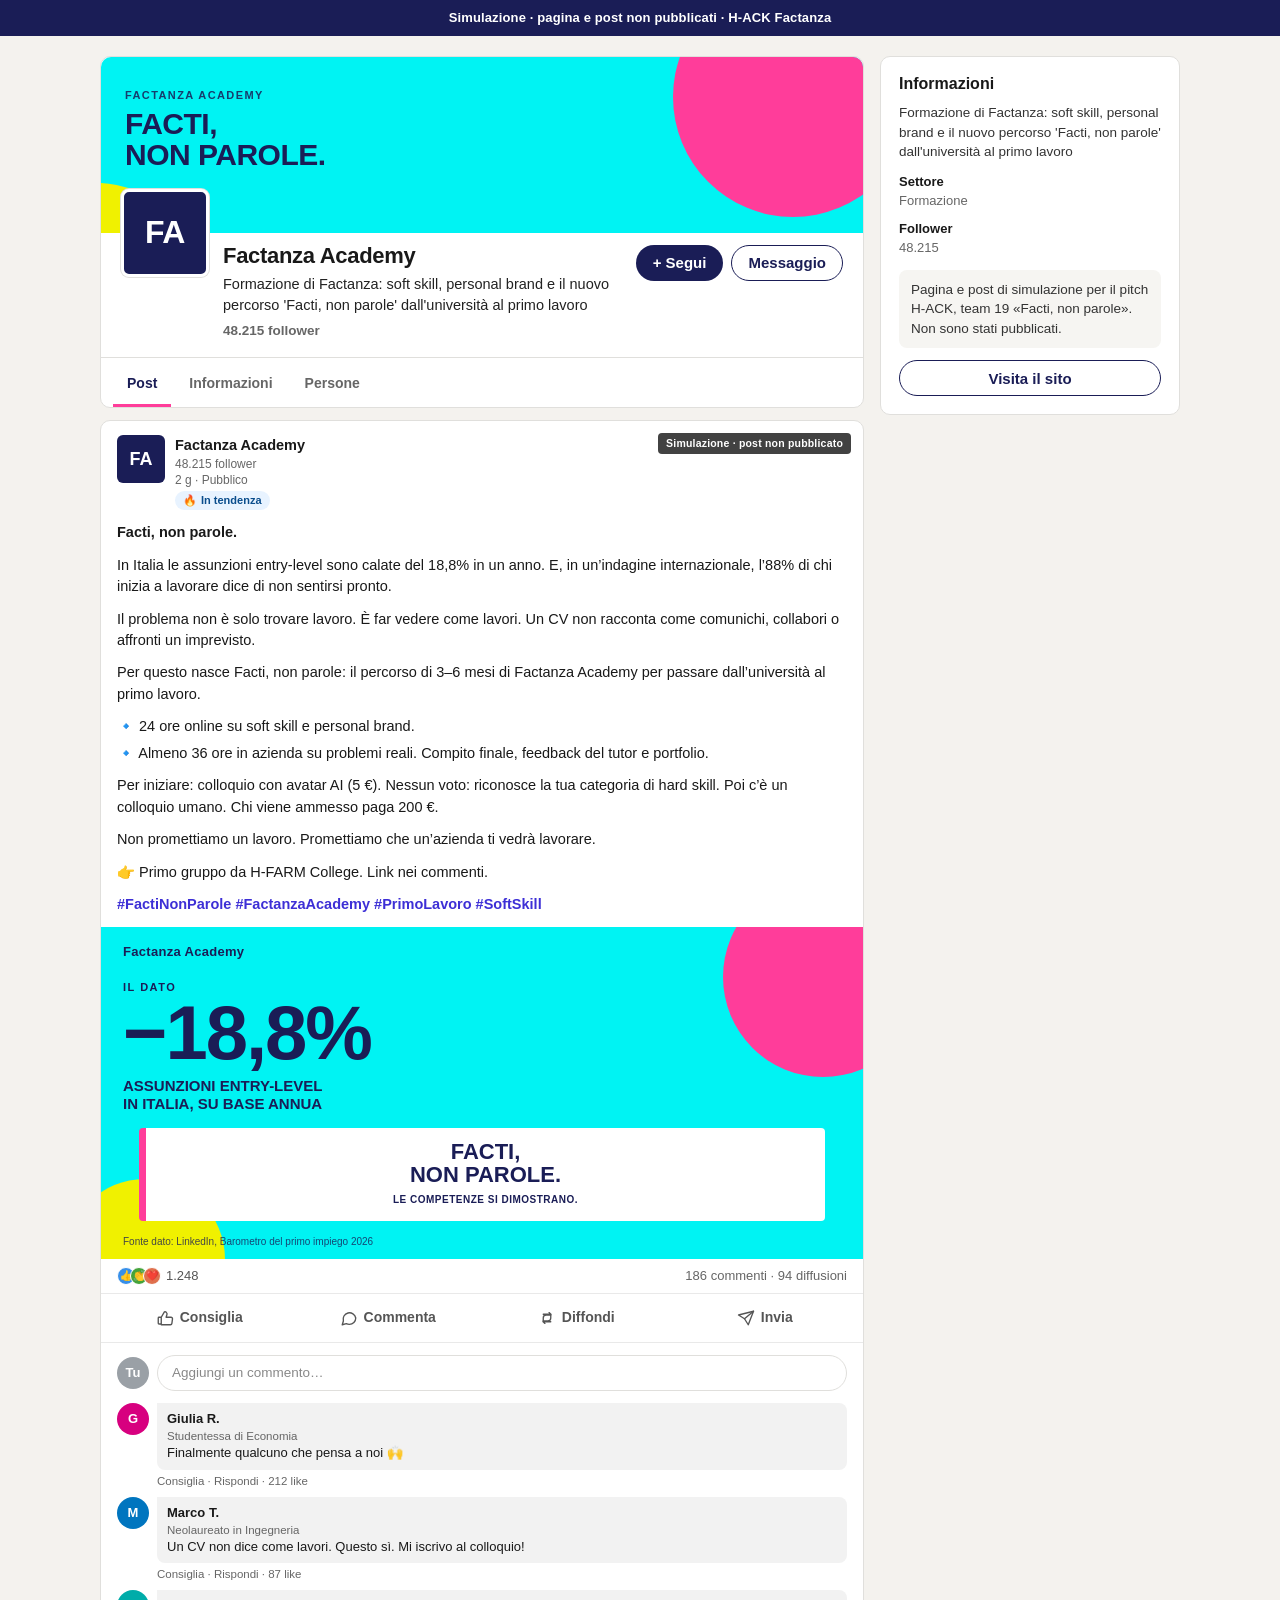
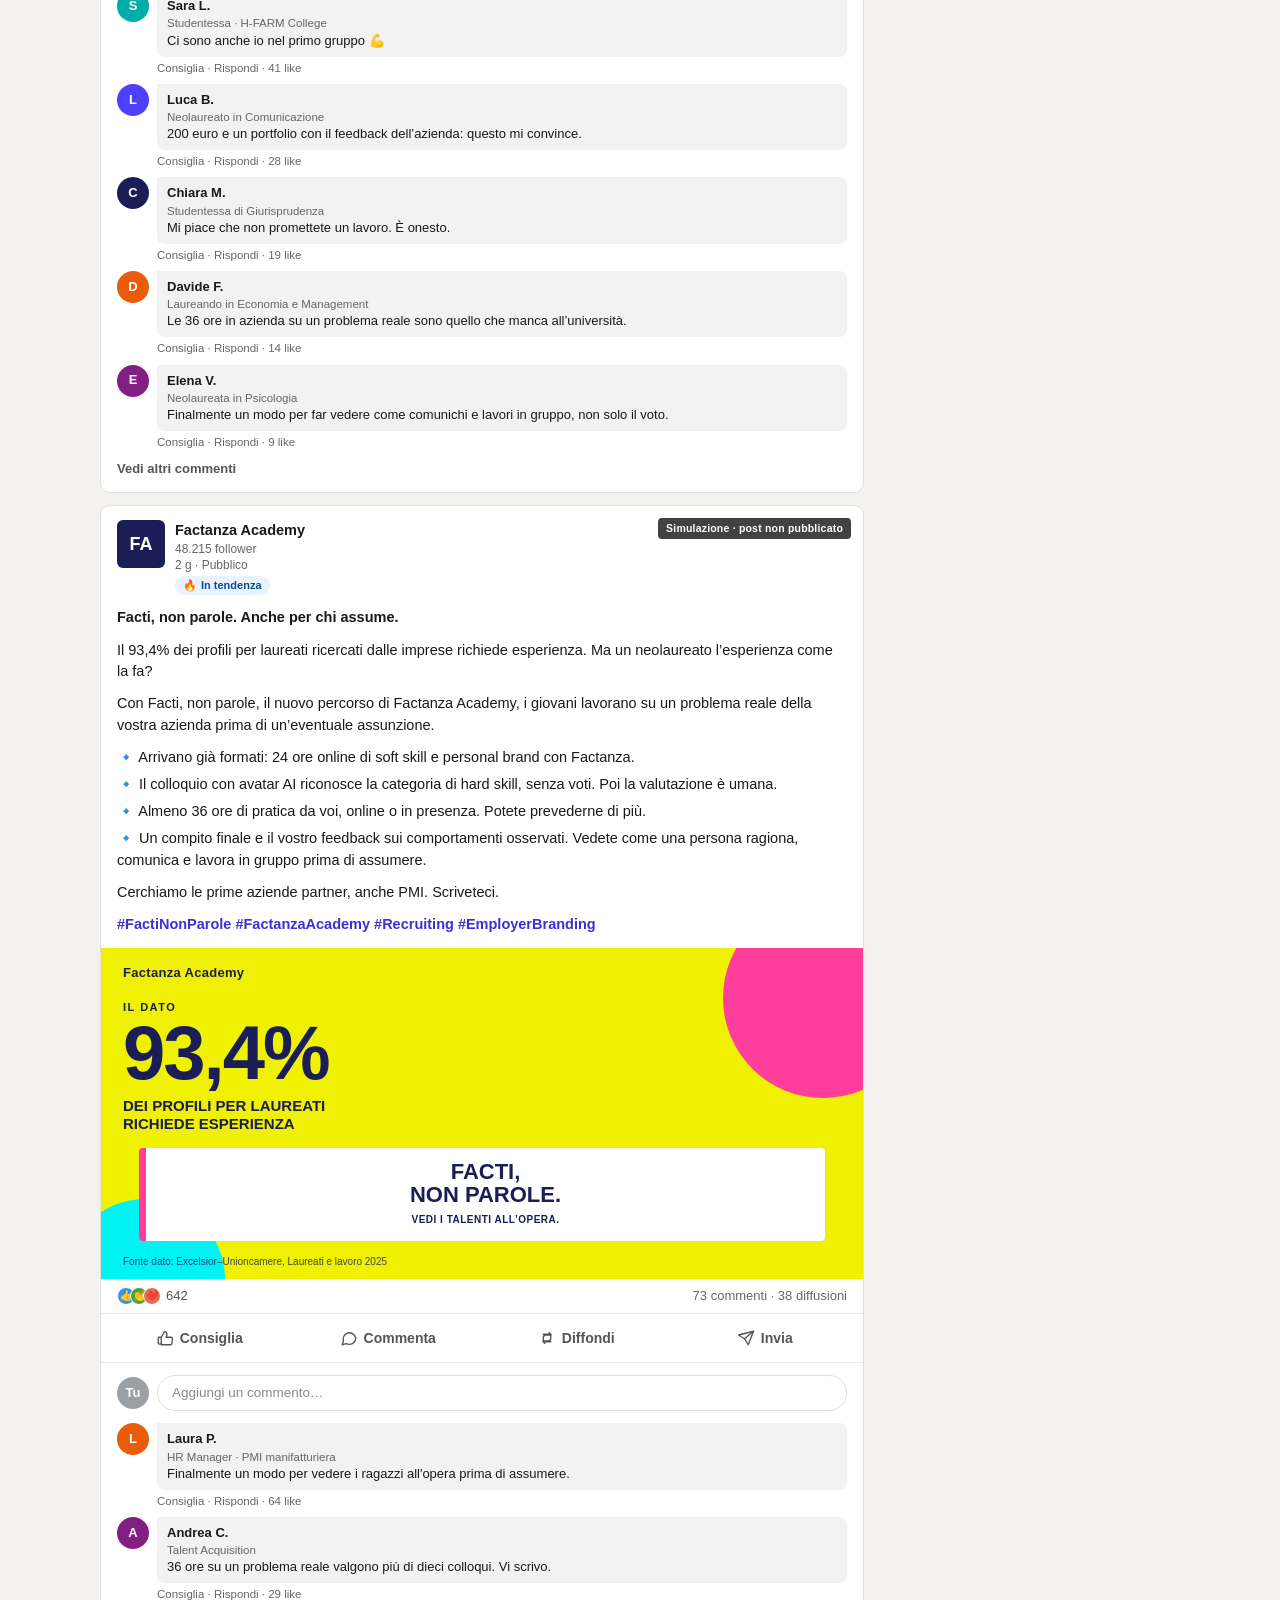
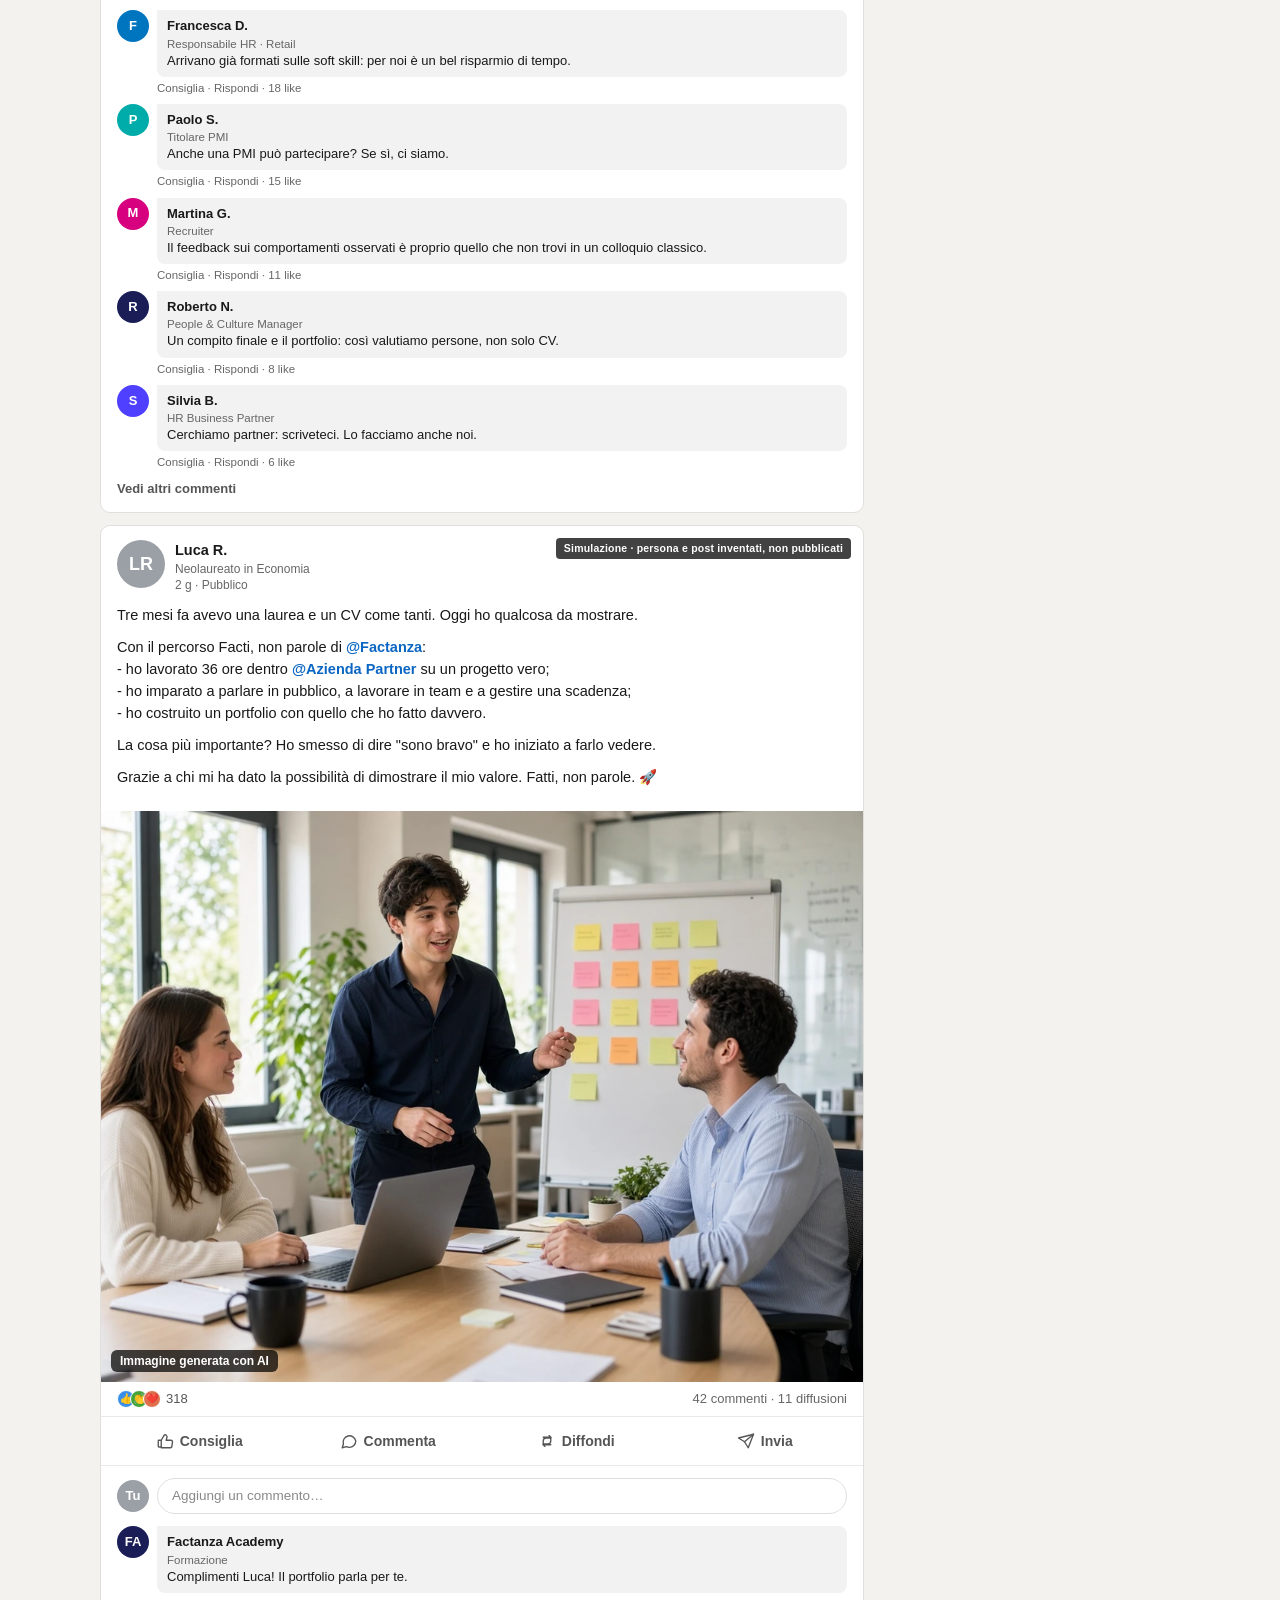
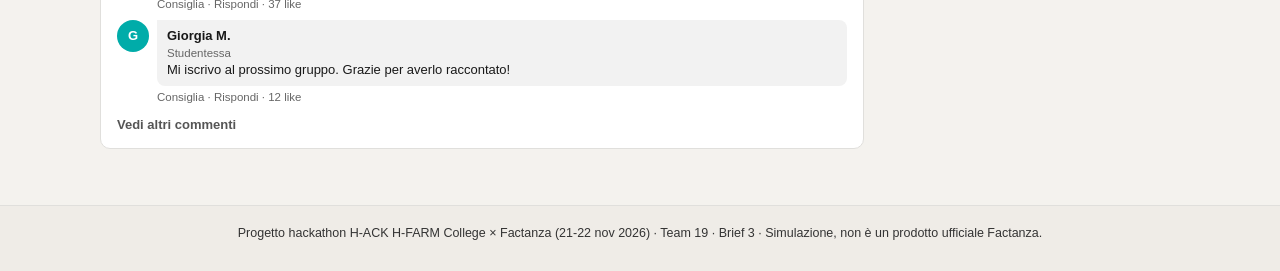
<file: linkedin/index.html>
<!DOCTYPE html>
<html lang="it">
<head>
<meta charset="utf-8">
<meta name="viewport" content="width=device-width, initial-scale=1">
<title>Factanza Academy · simulazione pagina azienda</title>
<style>
:root{
  --navy:#1A1D56;
  --purple:#4F3FFF;
  --pink:#FF3D9A;
  --cyan:#00F3F3;
  --yellow:#F0F100;
  --lime:#D7FF3A;
  --ink:#191919;
  --muted:#666;
  --line:#e0dfdc;
  --bg:#f4f2ee;
  --card:#fff;
  --soft:#f2f2f2;
  --chip:#e8f3ff;
  --link:#3d2fd6;
}
*{box-sizing:border-box;margin:0;padding:0}
html,body{background:var(--bg);color:var(--ink);
  font-family:Inter,"Segoe UI","Helvetica Neue",Arial,sans-serif;
  font-size:15px;line-height:1.4;-webkit-font-smoothing:antialiased}
button,input{font:inherit}
button{cursor:default;border:0;background:none}
img{max-width:100%;display:block}
.topbar{
  position:sticky;top:0;z-index:40;
  background:var(--navy);color:#fff;text-align:center;
  font-size:13px;font-weight:650;letter-spacing:.01em;
  padding:9px 16px;line-height:1.35;
}
.wrap{
  max-width:1128px;margin:0 auto;padding:20px 24px 56px;
  display:grid;grid-template-columns:minmax(0,1fr) 300px;gap:16px;align-items:start;
}
.card-ui{
  background:var(--card);border:1px solid var(--line);border-radius:10px;overflow:hidden;
}
.profile.card-ui{overflow:visible}
.emoji,.ic i{font-family:"Noto Color Emoji","Segoe UI Emoji","Apple Color Emoji",sans-serif}
/* Profile */
.cover{position:relative;height:176px;background:var(--cyan);overflow:hidden;color:var(--navy);border-radius:10px 10px 0 0}
.cover .c1{position:absolute;right:-50px;top:-80px;width:240px;height:240px;border-radius:50%;background:var(--pink)}
.cover .c2{position:absolute;left:-110px;bottom:-160px;width:210px;height:210px;border-radius:50%;background:var(--yellow)}
.cover .txt{position:relative;z-index:1;height:100%;display:flex;flex-direction:column;justify-content:flex-end;padding:18px 24px 62px}
.cover .kicker{font-size:11px;font-weight:800;letter-spacing:1.4px;opacity:.85}
.cover .slogan{font-weight:900;font-size:30px;line-height:1.05;letter-spacing:-.5px;margin-top:4px}
.cover .slogan em{font-style:normal;color:var(--navy)}
.profile-body{padding:0 20px 8px}
.profile-row{display:flex;gap:14px;align-items:flex-start}
.av-co{
  width:88px;height:88px;border-radius:8px;background:var(--navy);color:#fff;
  font-weight:800;font-size:32px;letter-spacing:-.5px;
  display:flex;align-items:center;justify-content:center;
  border:3px solid #fff;margin-top:-44px;flex:none;
  box-shadow:0 0 0 1px var(--line);
  position:relative;z-index:3;
}
.profile-info{flex:1;min-width:0;padding-top:10px}
.profile-info h1{font-size:22px;font-weight:800;letter-spacing:-.3px;line-height:1.15}
.bio{margin-top:6px;font-size:14.5px;line-height:1.45;color:#222}
.followers{margin-top:6px;font-size:13.5px;color:var(--muted);font-weight:600}
.profile-actions{display:flex;gap:8px;flex:none;padding-top:12px}
.btn{
  display:inline-flex;align-items:center;justify-content:center;gap:6px;
  height:36px;padding:0 16px;border-radius:18px;font-size:15px;font-weight:700;
  border:1px solid transparent;white-space:nowrap;
}
.btn-primary{background:var(--navy);color:#fff}
.btn-ghost{background:#fff;color:var(--navy);border-color:var(--navy)}
.tabs{display:flex;gap:4px;padding:4px 12px 0;border-top:1px solid var(--line);margin-top:8px;overflow-x:auto}
.tabs span{
  flex:none;padding:12px 14px 11px;font-size:14px;font-weight:700;color:#666;
  border-bottom:3px solid transparent;
}
.tabs .on{color:var(--navy);border-bottom-color:var(--pink)}
/* Sidebar */
.side .card-ui{padding:16px 18px 18px}
.side h2{font-size:16px;font-weight:750;margin-bottom:8px}
.side p{font-size:13.5px;color:#333;line-height:1.45}
.side .meta{margin-top:10px;font-size:13px;color:var(--muted);line-height:1.5}
.side .meta b{color:var(--ink);font-weight:650}
.note{
  margin-top:12px;font-size:12px;color:#555;background:#f6f5f2;
  border-radius:8px;padding:10px 12px;line-height:1.4;
}
/* Posts */
.post{margin-top:12px;position:relative}
.post-sim{
  position:absolute;top:12px;right:12px;z-index:2;
  background:#191919;color:#fff;font-size:10.5px;font-weight:600;
  padding:3px 8px;border-radius:4px;letter-spacing:.2px;opacity:.82;
}
.post-head{display:flex;gap:10px;padding:14px 16px 6px;padding-right:170px}
.av-sm{
  width:48px;height:48px;border-radius:6px;background:var(--navy);color:#fff;
  font-weight:800;font-size:18px;display:flex;align-items:center;justify-content:center;flex:none;
}
.pname{font-weight:750;font-size:14.5px}
.pmeta{font-size:12px;color:var(--muted);line-height:1.35}
.trend{
  display:inline-flex;align-items:center;gap:4px;margin-top:3px;
  background:var(--chip);color:#0a4d8c;font-size:11px;font-weight:750;
  padding:2px 8px;border-radius:10px;
}
.post-text{padding:6px 16px 12px;font-size:14.5px;line-height:1.5}
.post-text .lead{font-weight:750}
.post-text p+p,.post-text p+ul,.post-text ul+p{margin-top:.72em}
.post-text ul{list-style:none}
.post-text li{padding-left:0;margin:0 0 .35em}
.hash{color:var(--link);font-weight:650}
/* Visual cards */
.visual{position:relative;overflow:hidden;min-height:300px;color:var(--navy)}
.visual .c1{position:absolute;right:-60px;top:-50px;width:200px;height:200px;border-radius:50%;background:var(--pink)}
.visual .c2{position:absolute;left:-36px;bottom:-80px;width:160px;height:160px;border-radius:50%}
.visual.studenti{background:var(--cyan)}
.visual.studenti .c2{background:var(--yellow)}
.visual.aziende{background:var(--yellow)}
.visual.aziende .c2{background:var(--cyan)}
.visual-inner{position:relative;z-index:1;padding:16px 22px 10px;min-height:300px;display:flex;flex-direction:column}
.brand{font-weight:800;font-size:13px;letter-spacing:.3px}
.lab{font-weight:800;font-size:11px;letter-spacing:1.5px;margin-top:18px}
.num{font-weight:900;font-size:clamp(56px,8.4vw,76px);color:var(--navy);letter-spacing:-2px;line-height:.95;margin:2px 0 8px}
.cap{font-weight:800;font-size:15px;line-height:1.15;max-width:22em}
.box{
  margin:16px 16px 8px;background:#fff;border-left:7px solid var(--pink);
  border-radius:4px;color:var(--navy);text-align:center;padding:12px 12px 14px;
}
.box .t1{font-weight:900;font-size:clamp(18px,2.2vw,22px);line-height:1.05}
.box .t2{font-weight:900;font-size:clamp(18px,2.2vw,22px);color:var(--navy);line-height:1.05}
.box .t3{font-weight:800;font-size:10px;letter-spacing:.5px;margin-top:7px}
.src{margin-top:auto;font-size:10px;color:var(--navy);opacity:.8;padding-top:6px}
/* Reactions */
.react{display:flex;justify-content:space-between;align-items:center;gap:12px;padding:8px 16px;font-size:13px;color:var(--muted);border-bottom:1px solid #e9e9e9;flex-wrap:wrap}
.ic{display:flex;align-items:center}
.ic i{width:18px;height:18px;border-radius:50%;border:1.5px solid #fff;margin-right:-5px;display:inline-flex;align-items:center;justify-content:center;font-size:10px;font-style:normal;color:#fff;line-height:1}
.ic .l{background:#378fe9}.ic .c{background:#44a33a}.ic .h{background:#df704d}
.ic b{font-weight:500;margin-left:10px;color:#555}
.act{display:flex;justify-content:space-around;padding:4px 4px;border-bottom:1px solid #e9e9e9}
.act button{
  flex:1;display:inline-flex;align-items:center;justify-content:center;gap:6px;
  height:40px;font-size:14px;font-weight:700;color:#555;border-radius:6px;
}
.act button svg{width:18px;height:18px;stroke:currentColor;fill:none;stroke-width:1.8;stroke-linecap:round;stroke-linejoin:round}
/* Comments */
.composer{display:flex;gap:8px;align-items:center;padding:12px 16px 4px}
.composer .fake{
  flex:1;height:36px;border:1px solid var(--line);border-radius:18px;
  color:#888;font-size:13.5px;display:flex;align-items:center;padding:0 14px;background:#fff;
}
.cm{display:flex;gap:8px;padding:8px 16px 0}
.cav{width:32px;height:32px;border-radius:50%;color:#fff;font-weight:700;font-size:13px;display:flex;align-items:center;justify-content:center;flex:none}
.bub{background:var(--soft);border-radius:0 8px 8px 8px;padding:7px 10px;font-size:13px;line-height:1.4;flex:1;min-width:0}
.bub .n{font-weight:750;font-size:13px}
.bub .r{color:var(--muted);font-size:11.5px;font-weight:500}
.cl{font-size:11.5px;color:var(--muted);padding:3px 0 0 56px}
.more-cm{padding:10px 16px 14px;font-size:13px;font-weight:700;color:#555}
.page-foot{text-align:center;padding:18px 20px 28px;font-size:12.5px;color:#333;line-height:1.55;border-top:1px solid var(--line);background:#efece7}

@media (max-width:960px){
  .wrap{grid-template-columns:1fr;padding:12px 10px 40px}
  .side{order:2}
  .post-head{padding-right:16px}
  .post-sim{position:static;margin:10px 12px 0 auto;width:max-content}
}
@media (max-width:620px){
  .topbar{font-size:11.5px;padding:8px 10px}
  .cover{height:132px}
  .cover .slogan{font-size:22px}
  .cover .txt{padding:12px 14px 48px}
  .cover .c2{left:-100px;bottom:-150px}
  .av-co{width:68px;height:68px;font-size:24px;margin-top:-34px}
  .profile-row{flex-direction:column;gap:0}
  .profile-info{padding-top:8px}
  .profile-info h1{font-size:20px}
  .profile-actions{padding-top:10px;width:100%}
  .profile-actions .btn{flex:1}
  .tabs{padding:0 6px}
  .tabs span{padding:11px 10px 10px;font-size:13px}
  .post-text{font-size:14px;padding:6px 14px 12px}
  .visual-inner{padding:14px 16px 10px;min-height:280px}
  .box{margin:14px 4px 8px}
  .act button span{display:none}
  .act button{height:44px}
  .cl{padding-left:48px}
  .post-head{padding:10px 14px 6px}
}
.mention{color:#0a66c2;font-weight:700}
</style>
</head>
<body>
<div class="topbar">Simulazione · pagina e post non pubblicati · H-ACK Factanza</div>
<div class="wrap">
  <div class="main">
    <section class="card-ui profile">
      <div class="cover" aria-hidden="true">
        <div class="c1"></div><div class="c2"></div>
        <div class="txt">
          <div class="kicker">FACTANZA ACADEMY</div>
          <div class="slogan">FACTI,<br><em>NON PAROLE.</em></div>
        </div>
      </div>
      <div class="profile-body">
        <div class="profile-row">
          <div class="av-co" aria-hidden="true">FA</div>
          <div class="profile-info">
            <h1>Factanza Academy</h1>
            <p class="bio">Formazione di Factanza: soft skill, personal brand e il nuovo percorso 'Facti, non parole' dall'università al primo lavoro</p>
            <p class="followers">48.215 follower</p>
          </div>
          <div class="profile-actions">
            <button type="button" class="btn btn-primary">+ Segui</button>
            <button type="button" class="btn btn-ghost">Messaggio</button>
          </div>
        </div>
      </div>
      <nav class="tabs" aria-label="Sezioni della pagina">
        <span class="on">Post</span>
        <span>Informazioni</span>
        <span>Persone</span>
      </nav>
    </section>

    <!-- POST 1: studenti -->
    <article class="card-ui post">
      <div class="post-sim">Simulazione · post non pubblicato</div>
      <header class="post-head">
        <div class="av-sm" aria-hidden="true">FA</div>
        <div>
          <div class="pname">Factanza Academy</div>
          <div class="pmeta">48.215 follower</div>
          <div class="pmeta">2 g · Pubblico</div>
          <span class="trend"><span class="emoji">🔥</span> In tendenza</span>
        </div>
      </header>
      <div class="post-text">
        <p class="lead">Facti, non parole.</p>
        <p>In Italia le assunzioni entry-level sono calate del 18,8% in un anno. E, in un’indagine internazionale, l’88% di chi inizia a lavorare dice di non sentirsi pronto.</p>
        <p>Il problema non è solo trovare lavoro. È far vedere come lavori. Un CV non racconta come comunichi, collabori o affronti un imprevisto.</p>
        <p>Per questo nasce Facti, non parole: il percorso di 3–6 mesi di Factanza Academy per passare dall’università al primo lavoro.</p>
        <ul>
          <li><span class="emoji">🔹</span> 24 ore online su soft skill e personal brand.</li>
          <li><span class="emoji">🔹</span> Almeno 36 ore in azienda su problemi reali. Compito finale, feedback del tutor e portfolio.</li>
        </ul>
        <p>Per iniziare: colloquio con avatar AI (5 €). Nessun voto: riconosce la tua categoria di hard skill. Poi c’è un colloquio umano. Chi viene ammesso paga 200 €.</p>
        <p>Non promettiamo un lavoro. Promettiamo che un’azienda ti vedrà lavorare.</p>
        <p><span class="emoji">👉</span> Primo gruppo da H-FARM College. Link nei commenti.</p>
        <p><span class="hash">#FactiNonParole</span> <span class="hash">#FactanzaAcademy</span> <span class="hash">#PrimoLavoro</span> <span class="hash">#SoftSkill</span></p>
      </div>
      <div class="visual studenti" aria-hidden="true">
        <div class="c1"></div><div class="c2"></div>
        <div class="visual-inner">
          <div class="brand">Factanza Academy</div>
          <div class="lab">IL DATO</div>
          <div class="num">−18,8%</div>
          <div class="cap">ASSUNZIONI ENTRY-LEVEL<br>IN ITALIA, SU BASE ANNUA</div>
          <div class="box">
            <div class="t1">FACTI,</div>
            <div class="t2">NON PAROLE.</div>
            <div class="t3">LE COMPETENZE SI DIMOSTRANO.</div>
          </div>
          <div class="src">Fonte dato: LinkedIn, Barometro del primo impiego 2026</div>
        </div>
      </div>
      <div class="react">
        <div class="ic"><i class="l">👍</i><i class="c">👏</i><i class="h">❤</i><b>1.248</b></div>
        <div>186 commenti · 94 diffusioni</div>
      </div>
      <div class="act">
        <button type="button"><svg viewBox="0 0 24 24"><path d="M7 11v9H4a1 1 0 0 1-1-1v-7a1 1 0 0 1 1-1h3zm0 0 4.2-7.2A2.2 2.2 0 0 1 14.1 5c.7.6.8 1.6.5 2.4L13.5 11H20a2 2 0 0 1 2 2.2l-.8 6A2 2 0 0 1 19.2 21H7"/></svg><span>Consiglia</span></button>
        <button type="button"><svg viewBox="0 0 24 24"><path d="M21 12a8.5 8.5 0 0 1-8.5 8.5c-1.5 0-2.9-.3-4.1-.9L3 21l1.5-5A8.5 8.5 0 1 1 21 12Z"/></svg><span>Commenta</span></button>
        <button type="button"><svg viewBox="0 0 24 24"><path d="M7 7h10l-2.2-2.2"/><path d="M17 17H7l2.2 2.2"/><path d="M17 7v5a4 4 0 0 1-4 4H7"/><path d="M7 17v-5a4 4 0 0 1 4-4h6"/></svg><span>Diffondi</span></button>
        <button type="button"><svg viewBox="0 0 24 24"><path d="M22 3 10 13"/><path d="M22 3 15 21l-5-8-8-5 20-5Z"/></svg><span>Invia</span></button>
      </div>
      <div class="composer"><div class="cav" style="background:#9aa0a6">Tu</div><div class="fake">Aggiungi un commento…</div></div>
      <div class="cm"><div class="cav" style="background:#d7007f">G</div><div class="bub"><div class="n">Giulia R.</div><div class="r">Studentessa di Economia</div>Finalmente qualcuno che pensa a noi <span class="emoji">🙌</span></div></div>
      <div class="cl">Consiglia · Rispondi · 212 like</div>
      <div class="cm"><div class="cav" style="background:#0075bf">M</div><div class="bub"><div class="n">Marco T.</div><div class="r">Neolaureato in Ingegneria</div>Un CV non dice come lavori. Questo sì. Mi iscrivo al colloquio!</div></div>
      <div class="cl">Consiglia · Rispondi · 87 like</div>
      <div class="cm"><div class="cav" style="background:#00aca9">S</div><div class="bub"><div class="n">Sara L.</div><div class="r">Studentessa · H-FARM College</div>Ci sono anche io nel primo gruppo <span class="emoji">💪</span></div></div>
      <div class="cl">Consiglia · Rispondi · 41 like</div>
      <div class="cm"><div class="cav" style="background:#4F3FFF">L</div><div class="bub"><div class="n">Luca B.</div><div class="r">Neolaureato in Comunicazione</div>200 euro e un portfolio con il feedback dell’azienda: questo mi convince.</div></div>
      <div class="cl">Consiglia · Rispondi · 28 like</div>
      <div class="cm"><div class="cav" style="background:#1A1D56">C</div><div class="bub"><div class="n">Chiara M.</div><div class="r">Studentessa di Giurisprudenza</div>Mi piace che non promettete un lavoro. È onesto.</div></div>
      <div class="cl">Consiglia · Rispondi · 19 like</div>
      <div class="cm"><div class="cav" style="background:#ea5b0c">D</div><div class="bub"><div class="n">Davide F.</div><div class="r">Laureando in Economia e Management</div>Le 36 ore in azienda su un problema reale sono quello che manca all’università.</div></div>
      <div class="cl">Consiglia · Rispondi · 14 like</div>
      <div class="cm"><div class="cav" style="background:#831f82">E</div><div class="bub"><div class="n">Elena V.</div><div class="r">Neolaureata in Psicologia</div>Finalmente un modo per far vedere come comunichi e lavori in gruppo, non solo il voto.</div></div>
      <div class="cl">Consiglia · Rispondi · 9 like</div>
      <div class="more-cm">Vedi altri commenti</div>
    </article>

    <!-- POST 2: aziende -->
    <article class="card-ui post">
      <div class="post-sim">Simulazione · post non pubblicato</div>
      <header class="post-head">
        <div class="av-sm" aria-hidden="true">FA</div>
        <div>
          <div class="pname">Factanza Academy</div>
          <div class="pmeta">48.215 follower</div>
          <div class="pmeta">2 g · Pubblico</div>
          <span class="trend"><span class="emoji">🔥</span> In tendenza</span>
        </div>
      </header>
      <div class="post-text">
        <p class="lead">Facti, non parole. Anche per chi assume.</p>
        <p>Il 93,4% dei profili per laureati ricercati dalle imprese richiede esperienza. Ma un neolaureato l’esperienza come la fa?</p>
        <p>Con Facti, non parole, il nuovo percorso di Factanza Academy, i giovani lavorano su un problema reale della vostra azienda prima di un’eventuale assunzione.</p>
        <ul>
          <li><span class="emoji">🔹</span> Arrivano già formati: 24 ore online di soft skill e personal brand con Factanza.</li>
          <li><span class="emoji">🔹</span> Il colloquio con avatar AI riconosce la categoria di hard skill, senza voti. Poi la valutazione è umana.</li>
          <li><span class="emoji">🔹</span> Almeno 36 ore di pratica da voi, online o in presenza. Potete prevederne di più.</li>
          <li><span class="emoji">🔹</span> Un compito finale e il vostro feedback sui comportamenti osservati. Vedete come una persona ragiona, comunica e lavora in gruppo prima di assumere.</li>
        </ul>
        <p>Cerchiamo le prime aziende partner, anche PMI. Scriveteci.</p>
        <p><span class="hash">#FactiNonParole</span> <span class="hash">#FactanzaAcademy</span> <span class="hash">#Recruiting</span> <span class="hash">#EmployerBranding</span></p>
      </div>
      <div class="visual aziende" aria-hidden="true">
        <div class="c1"></div><div class="c2"></div>
        <div class="visual-inner">
          <div class="brand">Factanza Academy</div>
          <div class="lab">IL DATO</div>
          <div class="num">93,4%</div>
          <div class="cap">DEI PROFILI PER LAUREATI<br>RICHIEDE ESPERIENZA</div>
          <div class="box">
            <div class="t1">FACTI,</div>
            <div class="t2">NON PAROLE.</div>
            <div class="t3">VEDI I TALENTI ALL’OPERA.</div>
          </div>
          <div class="src">Fonte dato: Excelsior–Unioncamere, Laureati e lavoro 2025</div>
        </div>
      </div>
      <div class="react">
        <div class="ic"><i class="l">👍</i><i class="c">👏</i><i class="h">❤</i><b>642</b></div>
        <div>73 commenti · 38 diffusioni</div>
      </div>
      <div class="act">
        <button type="button"><svg viewBox="0 0 24 24"><path d="M7 11v9H4a1 1 0 0 1-1-1v-7a1 1 0 0 1 1-1h3zm0 0 4.2-7.2A2.2 2.2 0 0 1 14.1 5c.7.6.8 1.6.5 2.4L13.5 11H20a2 2 0 0 1 2 2.2l-.8 6A2 2 0 0 1 19.2 21H7"/></svg><span>Consiglia</span></button>
        <button type="button"><svg viewBox="0 0 24 24"><path d="M21 12a8.5 8.5 0 0 1-8.5 8.5c-1.5 0-2.9-.3-4.1-.9L3 21l1.5-5A8.5 8.5 0 1 1 21 12Z"/></svg><span>Commenta</span></button>
        <button type="button"><svg viewBox="0 0 24 24"><path d="M7 7h10l-2.2-2.2"/><path d="M17 17H7l2.2 2.2"/><path d="M17 7v5a4 4 0 0 1-4 4H7"/><path d="M7 17v-5a4 4 0 0 1 4-4h6"/></svg><span>Diffondi</span></button>
        <button type="button"><svg viewBox="0 0 24 24"><path d="M22 3 10 13"/><path d="M22 3 15 21l-5-8-8-5 20-5Z"/></svg><span>Invia</span></button>
      </div>
      <div class="composer"><div class="cav" style="background:#9aa0a6">Tu</div><div class="fake">Aggiungi un commento…</div></div>
      <div class="cm"><div class="cav" style="background:#ea5b0c">L</div><div class="bub"><div class="n">Laura P.</div><div class="r">HR Manager · PMI manifatturiera</div>Finalmente un modo per vedere i ragazzi all'opera prima di assumere.</div></div>
      <div class="cl">Consiglia · Rispondi · 64 like</div>
      <div class="cm"><div class="cav" style="background:#831f82">A</div><div class="bub"><div class="n">Andrea C.</div><div class="r">Talent Acquisition</div>36 ore su un problema reale valgono più di dieci colloqui. Vi scrivo.</div></div>
      <div class="cl">Consiglia · Rispondi · 29 like</div>
      <div class="cm"><div class="cav" style="background:#0075bf">F</div><div class="bub"><div class="n">Francesca D.</div><div class="r">Responsabile HR · Retail</div>Arrivano già formati sulle soft skill: per noi è un bel risparmio di tempo.</div></div>
      <div class="cl">Consiglia · Rispondi · 18 like</div>
      <div class="cm"><div class="cav" style="background:#00aca9">P</div><div class="bub"><div class="n">Paolo S.</div><div class="r">Titolare PMI</div>Anche una PMI può partecipare? Se sì, ci siamo.</div></div>
      <div class="cl">Consiglia · Rispondi · 15 like</div>
      <div class="cm"><div class="cav" style="background:#d7007f">M</div><div class="bub"><div class="n">Martina G.</div><div class="r">Recruiter</div>Il feedback sui comportamenti osservati è proprio quello che non trovi in un colloquio classico.</div></div>
      <div class="cl">Consiglia · Rispondi · 11 like</div>
      <div class="cm"><div class="cav" style="background:#1A1D56">R</div><div class="bub"><div class="n">Roberto N.</div><div class="r">People &amp; Culture Manager</div>Un compito finale e il portfolio: così valutiamo persone, non solo CV.</div></div>
      <div class="cl">Consiglia · Rispondi · 8 like</div>
      <div class="cm"><div class="cav" style="background:#4F3FFF">S</div><div class="bub"><div class="n">Silvia B.</div><div class="r">HR Business Partner</div>Cerchiamo partner: scriveteci. Lo facciamo anche noi.</div></div>
      <div class="cl">Consiglia · Rispondi · 6 like</div>
      <div class="more-cm">Vedi altri commenti</div>
    </article>

    <!-- POST 3: studente (finto) -->
    <article class="card-ui post" id="post-studente">
      <div class="post-sim">Simulazione · persona e post inventati, non pubblicati</div>
      <header class="post-head">
        <div class="av-sm" aria-hidden="true" style="border-radius:50%;background:#9aa0a6;color:#fff">LR</div>
        <div>
          <div class="pname">Luca R.</div>
          <div class="pmeta">Neolaureato in Economia</div>
          <div class="pmeta">2 g · Pubblico</div>
        </div>
      </header>
      <div class="post-text">
        <p>Tre mesi fa avevo una laurea e un CV come tanti. Oggi ho qualcosa da mostrare.</p>
        <p>Con il percorso Facti, non parole di <span class="mention">@Factanza</span>:<br>
        - ho lavorato 36 ore dentro <span class="mention">@Azienda Partner</span> su un progetto vero;<br>
        - ho imparato a parlare in pubblico, a lavorare in team e a gestire una scadenza;<br>
        - ho costruito un portfolio con quello che ho fatto davvero.</p>
        <p>La cosa più importante? Ho smesso di dire "sono bravo" e ho iniziato a farlo vedere.</p>
        <p>Grazie a chi mi ha dato la possibilità di dimostrare il mio valore. Fatti, non parole. <span class="emoji">🚀</span></p>
      </div>
      <figure class="post-photo" style="position:relative;margin:10px 0 0;line-height:0">
        <img src="stage_luca.webp" alt="Immagine generata con AI: uno studente presenta un progetto a due colleghi in ufficio" width="1000" height="750" loading="lazy" style="width:100%;height:auto;display:block">
        <figcaption style="position:absolute;left:10px;bottom:10px;line-height:1.2;background:rgba(0,0,0,.72);color:#fff;font-weight:700;font-size:12px;border-radius:6px;padding:4px 9px">Immagine generata con AI</figcaption>
      </figure>
      <div class="react">
        <div class="ic"><i class="l">👍</i><i class="c">👏</i><i class="h">❤</i><b>318</b></div>
        <div>42 commenti · 11 diffusioni</div>
      </div>
      <div class="act">
        <button type="button"><svg viewBox="0 0 24 24"><path d="M7 11v9H4a1 1 0 0 1-1-1v-7a1 1 0 0 1 1-1h3zm0 0 4.2-7.2A2.2 2.2 0 0 1 14.1 5c.7.6.8 1.6.5 2.4L13.5 11H20a2 2 0 0 1 2 2.2l-.8 6A2 2 0 0 1 19.2 21H7"/></svg><span>Consiglia</span></button>
        <button type="button"><svg viewBox="0 0 24 24"><path d="M21 12a8.5 8.5 0 0 1-8.5 8.5c-1.5 0-2.9-.3-4.1-.9L3 21l1.5-5A8.5 8.5 0 1 1 21 12Z"/></svg><span>Commenta</span></button>
        <button type="button"><svg viewBox="0 0 24 24"><path d="M7 7h10l-2.2-2.2"/><path d="M17 17H7l2.2 2.2"/><path d="M17 7v5a4 4 0 0 1-4 4H7"/><path d="M7 17v-5a4 4 0 0 1 4-4h6"/></svg><span>Diffondi</span></button>
        <button type="button"><svg viewBox="0 0 24 24"><path d="M22 3 10 13"/><path d="M22 3 15 21l-5-8-8-5 20-5Z"/></svg><span>Invia</span></button>
      </div>
      <div class="composer"><div class="cav" style="background:#9aa0a6">Tu</div><div class="fake">Aggiungi un commento…</div></div>
      <div class="cm"><div class="cav" style="background:#1A1D56">FA</div><div class="bub"><div class="n">Factanza Academy</div><div class="r">Formazione</div>Complimenti Luca! Il portfolio parla per te.</div></div>
      <div class="cl">Consiglia · Rispondi · 37 like</div>
      <div class="cm"><div class="cav" style="background:#00aca9">G</div><div class="bub"><div class="n">Giorgia M.</div><div class="r">Studentessa</div>Mi iscrivo al prossimo gruppo. Grazie per averlo raccontato!</div></div>
      <div class="cl">Consiglia · Rispondi · 12 like</div>
      <div class="more-cm">Vedi altri commenti</div>
    </article>
  </div>

  <aside class="side">
    <div class="card-ui">
      <h2>Informazioni</h2>
      <p>Formazione di Factanza: soft skill, personal brand e il nuovo percorso 'Facti, non parole' dall'università al primo lavoro</p>
      <div class="meta">
        <div><b>Settore</b><br>Formazione</div>
        <div style="margin-top:8px"><b>Follower</b><br>48.215</div>
      </div>
      <p class="note">Pagina e post di simulazione per il pitch H-ACK, team 19 «Facti, non parole». Non sono stati pubblicati.</p>
      <div style="margin-top:12px">
        <button type="button" class="btn btn-ghost" style="width:100%">Visita il sito</button>
      </div>
    </div>
  </aside>

  </div>
<footer class="page-foot">Progetto hackathon H-ACK H-FARM College × Factanza (21-22 nov 2026) · Team 19 · Brief 3 · Simulazione, non è un prodotto ufficiale Factanza.</footer>
</body>
</html>
</file>
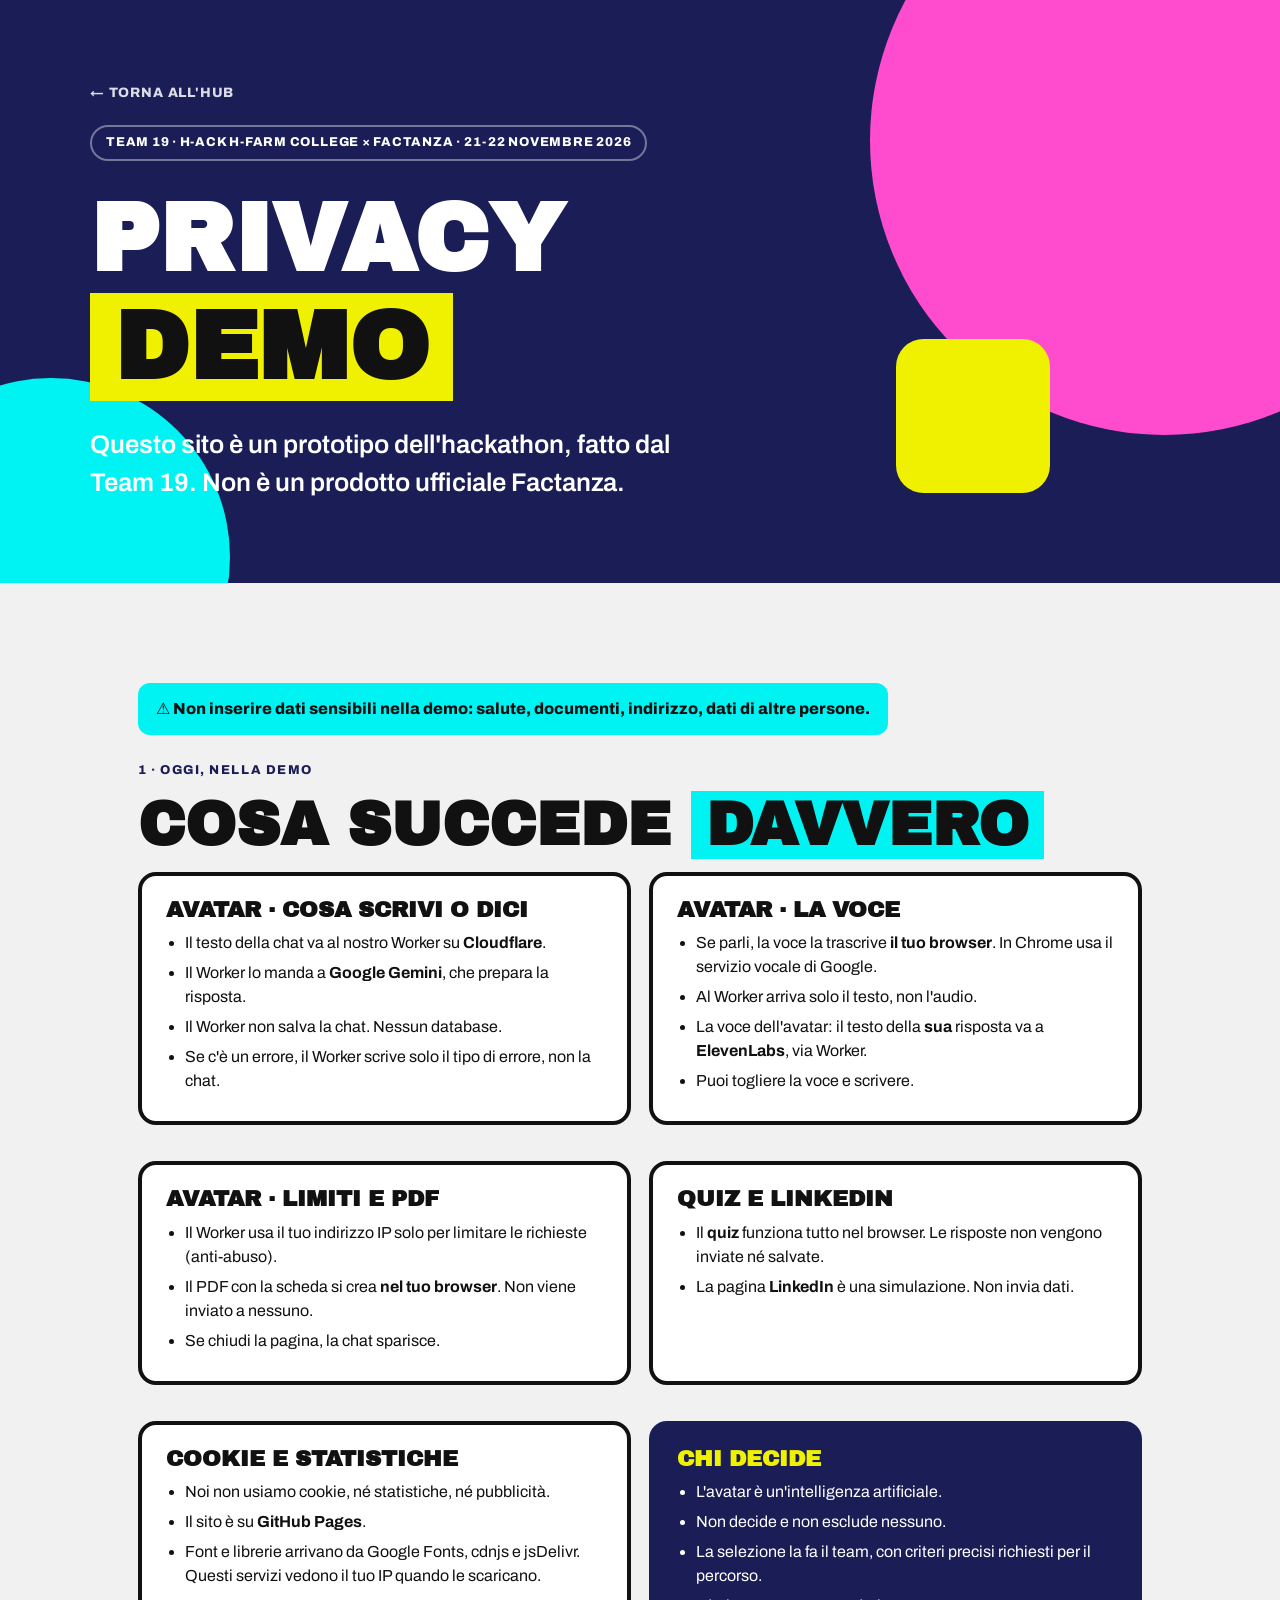
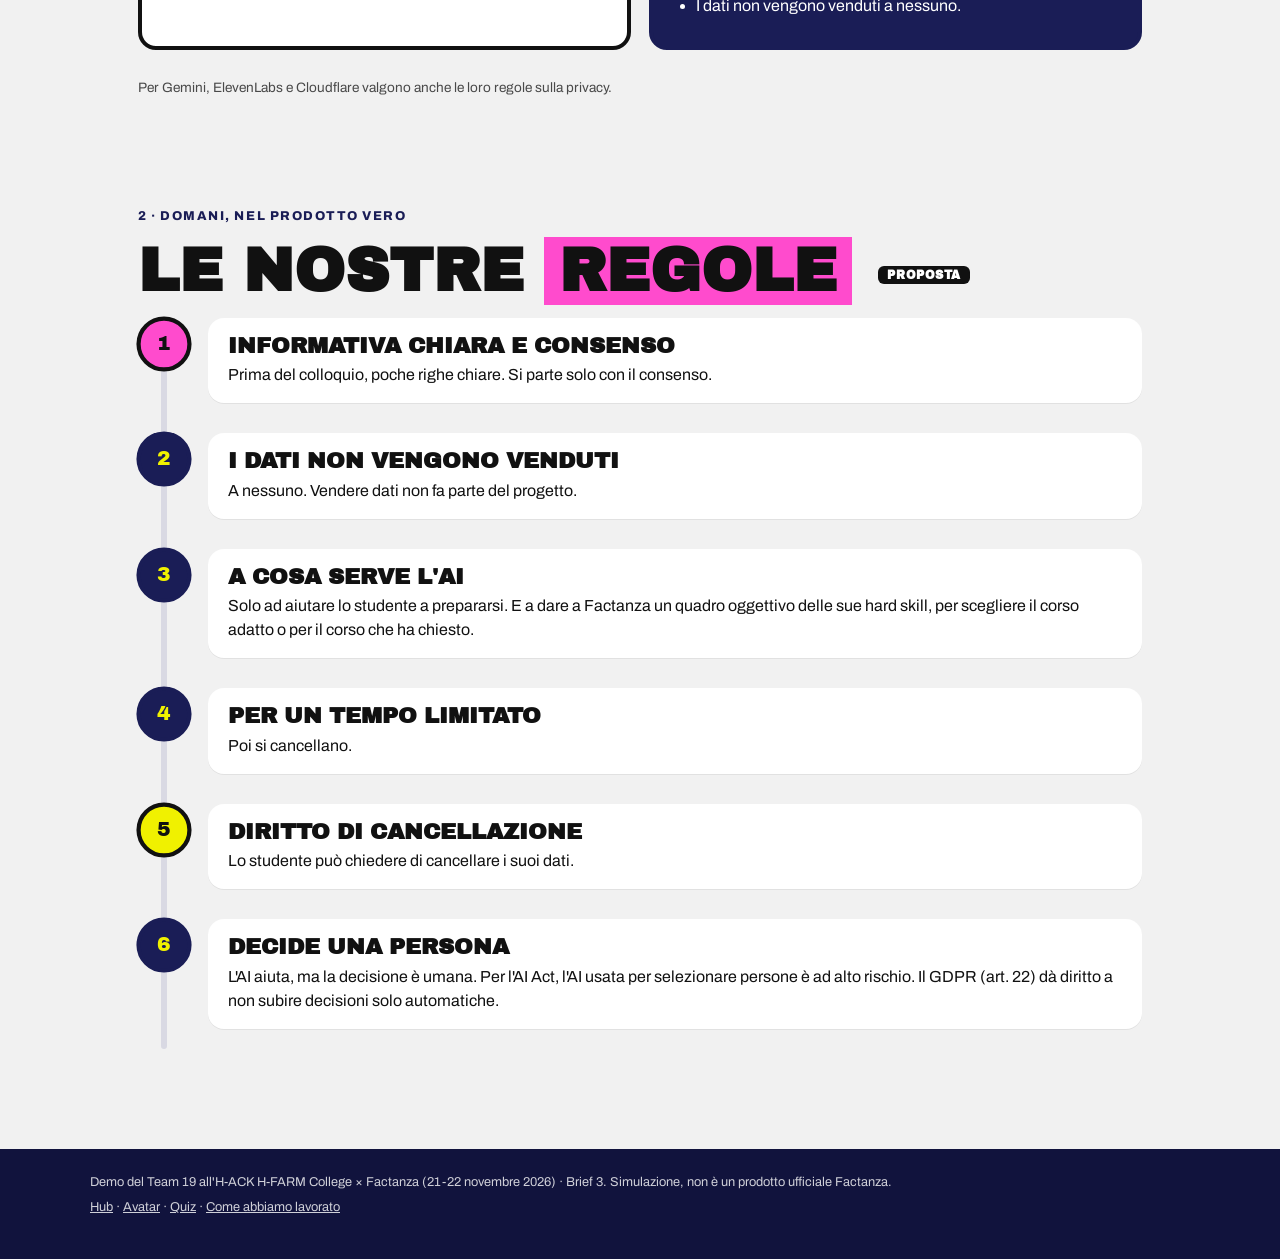
<file: privacy/index.html>
<!doctype html>
<html lang="it">
<head>
<meta charset="utf-8">
<meta name="viewport" content="width=device-width, initial-scale=1, viewport-fit=cover">
<title>Privacy — demo · Facti, non parole · Team 19</title>
<meta name="description" content="Privacy della demo Facti, non parole: cosa succede ai dati nel prototipo dell'hackathon.">
<meta name="theme-color" content="#1A1D56">
<link rel="preconnect" href="https://fonts.googleapis.com">
<link rel="preconnect" href="https://fonts.gstatic.com" crossorigin>
<link href="https://fonts.googleapis.com/css2?family=Archivo+Black&family=Archivo:wght@400;600;800&display=swap" rel="stylesheet">
<link rel="stylesheet" href="../hub-assets/hub.css?v=1">
<link rel="stylesheet" href="../come-abbiamo-lavorato/lavorato.css?v=1">
</head>
<body>
<div class="progress" aria-hidden="true"><span></span></div>

<header class="hero small" id="top" style="min-height:55svh">
  <div class="hero-in">
    <a class="back" href="../">← Torna all'hub</a><br>
    <p class="tag">Team 19 · H-ACK H-FARM College × Factanza · 21-22 novembre 2026</p>
    <h1 class="hero-title" style="font-size:clamp(2.6rem,11vw,6rem)"><span class="ht1">Privacy</span><span class="ht2"><span class="bar y">demo</span></span></h1>
    <p class="hero-lead">Questo sito è un prototipo dell'hackathon, fatto dal Team 19. Non è un prodotto ufficiale Factanza.</p>
  </div>
  <div class="blob b1" aria-hidden="true"></div><div class="blob b2" aria-hidden="true"></div><div class="blob b3" aria-hidden="true"></div>
</header>

<section class="wrap" aria-labelledby="t1">
  <p class="note-strong reveal" style="margin-bottom:26px">⚠️ Non inserire dati sensibili nella demo: salute, documenti, indirizzo, dati di altre persone.</p>
  <p class="kicker">1 · Oggi, nella demo</p>
  <h2 id="t1" class="sec-title">Cosa succede <span class="bar c">davvero</span></h2>
  <div class="grid2">
    <div class="box reveal"><h3>Avatar · cosa scrivi o dici</h3><ul>
      <li>Il testo della chat va al nostro Worker su <b>Cloudflare</b>.</li>
      <li>Il Worker lo manda a <b>Google Gemini</b>, che prepara la risposta.</li>
      <li>Il Worker non salva la chat. Nessun database.</li>
      <li>Se c'è un errore, il Worker scrive solo il tipo di errore, non la chat.</li></ul></div>
    <div class="box reveal"><h3>Avatar · la voce</h3><ul>
      <li>Se parli, la voce la trascrive <b>il tuo browser</b>. In Chrome usa il servizio vocale di Google.</li>
      <li>Al Worker arriva solo il testo, non l'audio.</li>
      <li>La voce dell'avatar: il testo della <b>sua</b> risposta va a <b>ElevenLabs</b>, via Worker.</li>
      <li>Puoi togliere la voce e scrivere.</li></ul></div>
    <div class="box reveal"><h3>Avatar · limiti e PDF</h3><ul>
      <li>Il Worker usa il tuo indirizzo IP solo per limitare le richieste (anti-abuso).</li>
      <li>Il PDF con la scheda si crea <b>nel tuo browser</b>. Non viene inviato a nessuno.</li>
      <li>Se chiudi la pagina, la chat sparisce.</li></ul></div>
    <div class="box reveal"><h3>Quiz e LinkedIn</h3><ul>
      <li>Il <b>quiz</b> funziona tutto nel browser. Le risposte non vengono inviate né salvate.</li>
      <li>La pagina <b>LinkedIn</b> è una simulazione. Non invia dati.</li></ul></div>
    <div class="box reveal"><h3>Cookie e statistiche</h3><ul>
      <li>Noi non usiamo cookie, né statistiche, né pubblicità.</li>
      <li>Il sito è su <b>GitHub Pages</b>.</li>
      <li>Font e librerie arrivano da Google Fonts, cdnjs e jsDelivr. Questi servizi vedono il tuo IP quando le scaricano.</li></ul></div>
    <div class="box navy reveal"><h3>Chi decide</h3><ul>
      <li>L'avatar è un'intelligenza artificiale.</li>
      <li>Non decide e non esclude nessuno.</li>
      <li>La selezione la fa il team, con criteri precisi richiesti per il percorso.</li>
      <li>I dati non vengono venduti a nessuno.</li></ul></div>
  </div>
  <p class="small-note">Per Gemini, ElevenLabs e Cloudflare valgono anche le loro regole sulla privacy.</p>
</section>

<section class="wrap" aria-labelledby="t2" style="padding-top:2vh">
  <p class="kicker">2 · Domani, nel prodotto vero</p>
  <h2 id="t2" class="sec-title">Le nostre <span class="bar p">regole</span> <span class="label">Proposta</span></h2>
  <ol class="steps">
    <li class="step reveal"><span class="dot">1</span><div><h3>Informativa chiara e consenso</h3><p>Prima del colloquio, poche righe chiare. Si parte solo con il consenso.</p></div></li>
    <li class="step reveal"><span class="dot">2</span><div><h3>I dati non vengono venduti</h3><p>A nessuno. Vendere dati non fa parte del progetto.</p></div></li>
    <li class="step reveal"><span class="dot">3</span><div><h3>A cosa serve l'AI</h3><p>Solo ad aiutare lo studente a prepararsi. E a dare a Factanza un quadro oggettivo delle sue hard skill, per scegliere il corso adatto o per il corso che ha chiesto.</p></div></li>
    <li class="step reveal"><span class="dot">4</span><div><h3>Per un tempo limitato</h3><p>Poi si cancellano.</p></div></li>
    <li class="step reveal"><span class="dot">5</span><div><h3>Diritto di cancellazione</h3><p>Lo studente può chiedere di cancellare i suoi dati.</p></div></li>
    <li class="step reveal"><span class="dot">6</span><div><h3>Decide una persona</h3><p>L'AI aiuta, ma la decisione è umana. Per l'AI Act, l'AI usata per selezionare persone è ad alto rischio. Il GDPR (art. 22) dà diritto a non subire decisioni solo automatiche.</p></div></li>
  </ol>
</section>

<footer class="foot">
  <p>Demo del Team 19 all'H-ACK H-FARM College × Factanza (21-22 novembre 2026) · Brief 3. Simulazione, non è un prodotto ufficiale Factanza.</p>
  <p><a href="../">Hub</a> · <a href="../avatar/">Avatar</a> · <a href="../quiz/">Quiz</a> · <a href="../come-abbiamo-lavorato/">Come abbiamo lavorato</a></p>
</footer>
<script src="../hub-assets/hub.js?v=1" defer></script>
</body>
</html>
</file>
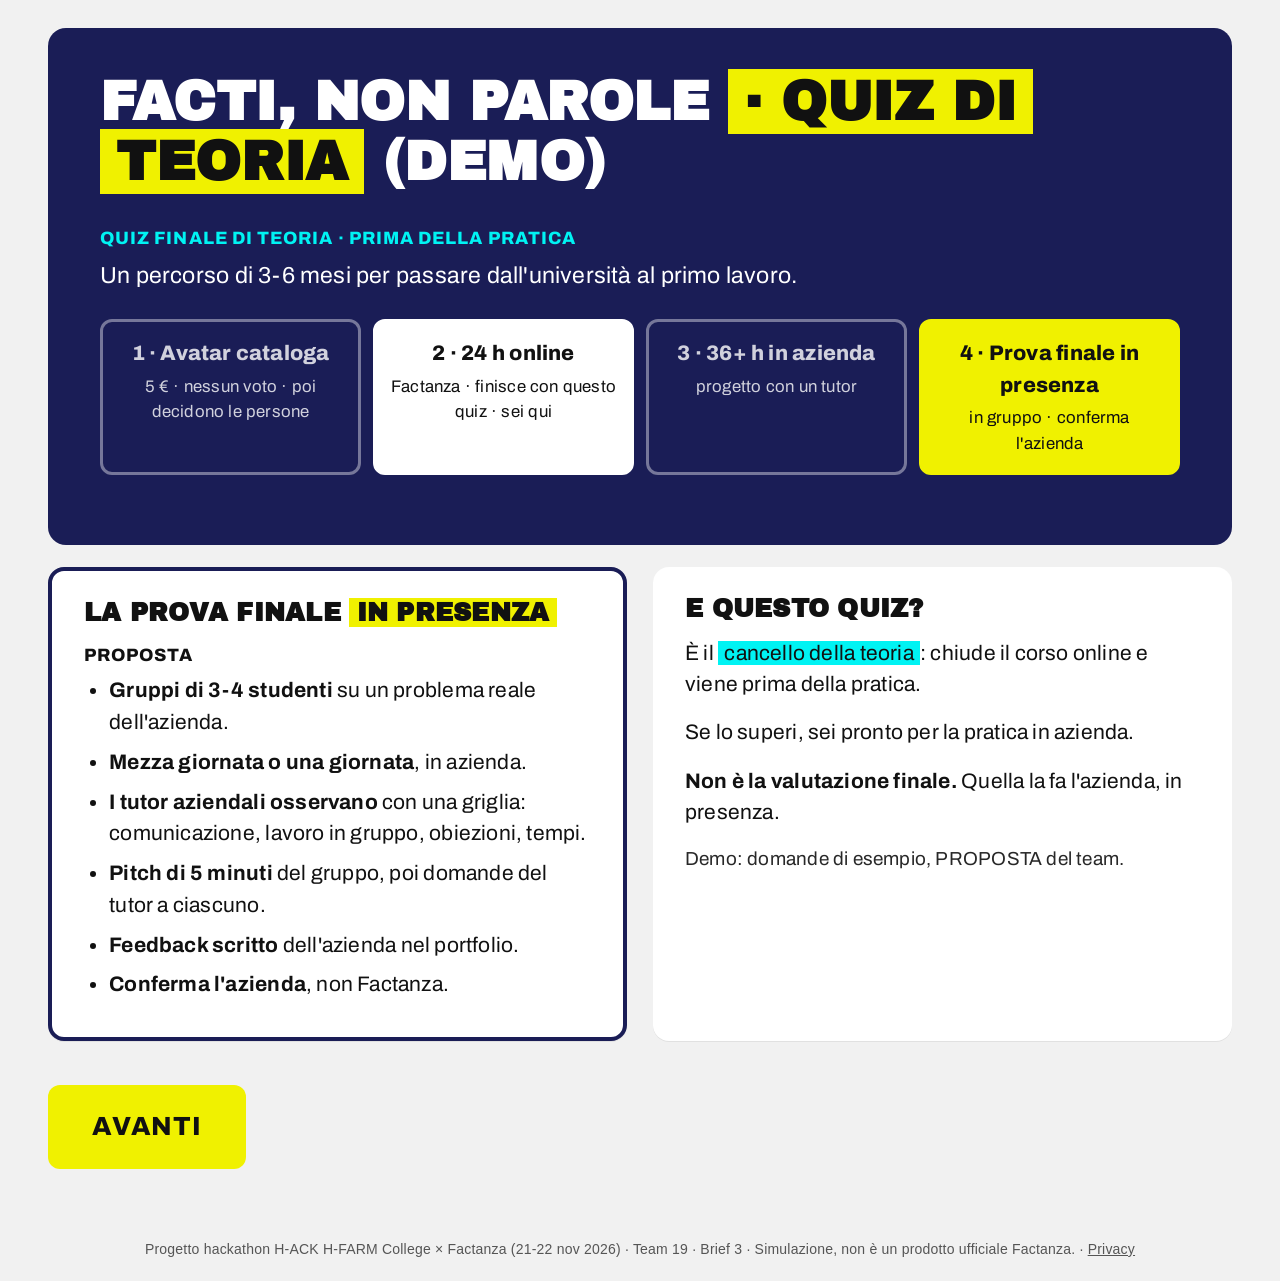
<file: quiz/index.html>
<!DOCTYPE html>
<html lang="it">
<head>
<meta charset="utf-8">
<meta name="viewport" content="width=device-width, initial-scale=1">
<title>Facti, non parole · Quiz di teoria (demo)</title>
<link rel="preconnect" href="https://fonts.googleapis.com">
<link href="https://fonts.googleapis.com/css2?family=Archivo+Black&family=Archivo:wght@400;600;800&display=swap" rel="stylesheet">
<style>
:root{
  --bg:#F1F1F1; --ink:#111; --cyan:#00F3F3; --yellow:#F0F100; --orange:#FF8828; --pink:#FF4BCD; --navy:#1A1D56;
  --ok:#0B7A3B; --ko:#B3261E; --card:#fff;
  --fs:21px;
}
*{box-sizing:border-box}
[hidden]{display:none!important}
html{font-size:var(--fs)}
body{margin:0;background:var(--bg);color:var(--ink);font-family:Archivo,"Helvetica Neue",Arial,system-ui,sans-serif;line-height:1.5;letter-spacing:.01em}
h1,h2,h3,.head{font-family:"Archivo Black","Arial Black",Impact,system-ui,sans-serif;text-transform:uppercase;line-height:1.1;margin:0 0 .6em;letter-spacing:.01em}
h1{font-size:2.6rem} h2{font-size:1.8rem} h3{font-size:1.2rem}
p{margin:0 0 .8em}
.wrap{max-width:1280px;margin:0 auto;padding:28px 48px 48px}
header.top{display:flex;justify-content:space-between;align-items:center;gap:20px;margin-bottom:24px}
header.top .brand{font-family:"Archivo Black","Arial Black",sans-serif;text-transform:uppercase;font-size:1rem}
.progress{flex:1;max-width:520px;height:14px;background:#ddd;border-radius:8px;overflow:hidden}
.progress span{display:block;height:100%;background:var(--navy);width:0;transition:width .3s}
.steptag{font-weight:800;font-size:.9rem;white-space:nowrap}
.bar{display:inline;padding:.05em .3em;box-decoration-break:clone;-webkit-box-decoration-break:clone}
.c{background:var(--cyan)} .y{background:var(--yellow)} .o{background:var(--orange)} .p{background:var(--pink)}
.screen{display:none} .screen.on{display:block;animation:fade .25s}
@keyframes fade{from{opacity:0;transform:translateY(6px)}to{opacity:1}}
.navy{background:var(--navy);color:#fff;border-radius:18px;padding:44px 52px}
.navy .bar{color:#111}
.card{background:var(--card);border-radius:16px;padding:28px 32px;margin-bottom:22px;box-shadow:0 1px 0 #0001}
.grid2{display:grid;grid-template-columns:1fr 1fr;gap:26px}
.grid-q{display:grid;grid-template-columns:minmax(0,1fr) minmax(0,1.15fr);gap:30px;align-items:start}
.strip{display:grid;grid-template-columns:repeat(4,1fr);gap:12px;margin:26px 0;list-style:none;padding:0}
.strip li{border:3px solid #fff6;border-radius:12px;padding:16px 14px;font-weight:800;font-size:1rem;text-align:center;color:#fffc}
.strip li small{display:block;font-weight:400;font-size:.8rem;margin-top:4px}
.strip li.now{background:var(--yellow);color:#111;border-color:var(--yellow)}
.pill{display:inline-block;background:var(--cyan);color:#111;font-weight:800;border-radius:999px;padding:.3em .9em;margin:.2em 0}
.note{font-size:.9rem;opacity:.9}
button,.btn{font:inherit;font-weight:800;font-size:1.05rem;border:0;border-radius:12px;padding:18px 32px;min-height:60px;cursor:pointer;background:var(--ink);color:#fff;text-transform:uppercase;letter-spacing:.03em}
button:focus-visible{outline:4px solid var(--orange);outline-offset:3px}
button.big{background:var(--yellow);color:#111;font-size:1.25rem;padding:22px 44px}
button.ghost{background:transparent;color:inherit;border:3px solid currentColor}
button[disabled]{opacity:.35;cursor:not-allowed}
.actions{display:flex;gap:14px;flex-wrap:wrap;margin-top:22px}
table{width:100%;border-collapse:collapse;font-size:.95rem}
th,td{text-align:left;padding:12px 12px;border-bottom:2px solid #e3e3e3;vertical-align:top}
th{font-family:"Archivo Black","Arial Black",sans-serif;text-transform:uppercase;font-size:.8rem;background:#fafafa}
.kicker{font-weight:800;text-transform:uppercase;font-size:.85rem;letter-spacing:.06em;margin-bottom:.4em}
.qnum{font-family:"Archivo Black","Arial Black",sans-serif;font-size:1rem}
.opts{display:grid;gap:12px}
.opt{display:block;width:100%;text-align:left;text-transform:none;letter-spacing:0;font-weight:600;background:#fff;color:#111;border:3px solid #111;padding:16px 20px;font-size:1rem;line-height:1.35}
.opt:hover:not([disabled]){background:#fffbd0}
.opt.sel{background:var(--yellow)}
.opt.right{background:#d8f7e3;border-color:var(--ok)}
.opt.wrong{background:#fde2df;border-color:var(--ko)}
.opt[disabled]{opacity:1;cursor:default}
.numrow{display:flex;gap:12px;align-items:center;flex-wrap:wrap}
input[type=text]{font:inherit;font-size:1.4rem;font-weight:800;width:220px;padding:14px 16px;border:3px solid #111;border-radius:12px;background:#fff}
.unit{font-weight:800;font-size:1.3rem}
textarea{font:inherit;width:100%;min-height:150px;padding:16px;border:3px solid #111;border-radius:12px;font-size:1rem}
.fb{margin-top:20px;border-radius:12px;padding:18px 22px;display:none;font-size:1rem}
.fb.on{display:block}
.fb.good{background:#d8f7e3;border-left:8px solid var(--ok)}
.fb.mid{background:#fff4cc;border-left:8px solid var(--orange)}
.fb.bad{background:#fde2df;border-left:8px solid var(--ko)}
.fb b.t{font-family:"Archivo Black","Arial Black",sans-serif;text-transform:uppercase;display:block;margin-bottom:6px}
.calc{font-family:ui-monospace,Menlo,Consolas,monospace;font-weight:700;background:#fff8;padding:2px 6px;border-radius:6px}
.order-list{display:grid;gap:12px}
.oitem{display:flex;gap:14px;align-items:center;text-align:left;text-transform:none;letter-spacing:0;font-weight:600;background:#fff;color:#111;border:3px solid #111;padding:14px 18px;font-size:1rem;width:100%}
.oitem .n{flex:0 0 46px;height:46px;border-radius:50%;border:3px dashed #999;display:flex;align-items:center;justify-content:center;font-family:"Archivo Black","Arial Black",sans-serif;font-size:1.1rem}
.oitem.picked{background:var(--cyan)}
.oitem.picked .n{border:3px solid #111;background:#111;color:#fff}
.oitem.right{background:#d8f7e3;border-color:var(--ok)} .oitem.wrong{background:#fde2df;border-color:var(--ko)}
.wc{font-weight:800;margin-top:8px}
.wc.over{color:var(--ko)}
.scores{display:grid;grid-template-columns:repeat(3,1fr);gap:18px;margin:24px 0}
.score{background:#fff;color:#111;border-radius:16px;padding:22px 24px}
.score .v{font-family:"Archivo Black","Arial Black",sans-serif;font-size:3rem;line-height:1}
.score .l{font-weight:800;text-transform:uppercase;font-size:.85rem;margin-bottom:6px}
.score .m{font-size:.85rem;margin-top:6px}
.verdict{font-family:"Archivo Black","Arial Black",sans-serif;text-transform:uppercase;font-size:1.6rem;display:inline-block;padding:.2em .5em;border-radius:8px}
.verdict.pass{background:var(--cyan);color:#111} .verdict.fail{background:var(--orange);color:#111}
ul.clean{margin:0;padding-left:1.2em} ul.clean li{margin-bottom:.4em}
details{background:#fff;border-radius:16px;padding:6px 28px;margin-bottom:18px}
details summary{cursor:pointer;font-family:"Archivo Black","Arial Black",sans-serif;text-transform:uppercase;font-size:1.15rem;padding:20px 0;min-height:60px;list-style-position:outside}
details[open]{padding-bottom:24px}
.reminder{background:var(--yellow);border-radius:16px;padding:22px 28px;font-weight:800;font-size:1.1rem;margin:22px 0}
.breakdown td:last-child,.breakdown th:last-child{text-align:right;white-space:nowrap}
.tag{font-size:.75rem;font-weight:800;background:#111;color:#fff;border-radius:6px;padding:2px 8px;vertical-align:middle}
@media (min-width:1360px) and (min-height:820px){:root{--fs:23px}}
@media (max-width:1100px){:root{--fs:19px}.wrap{padding:22px 28px 40px}}
@media (max-width:820px){
  :root{--fs:17px}
  h1{font-size:1.9rem} h2{font-size:1.4rem}
  .wrap{padding:16px 16px 36px}
  .grid2,.grid-q,.scores{grid-template-columns:1fr}
  .strip{grid-template-columns:1fr 1fr}
  .navy{padding:26px 20px}
  .card{padding:20px 18px}
  details{padding:4px 18px}
  .progress{max-width:none}
  header.top .brand{display:none}
  table{font-size:.9rem} th,td{padding:10px 8px}
  button,.btn{width:100%}
  .numrow button{width:auto;flex:1}
  input[type=text]{width:160px}
}
</style>
<style>
.opts.two{grid-template-columns:1fr 1fr;gap:16px}
.opts.two .opt{min-height:110px;font-size:1.02rem}
.qtitle{text-transform:none;font-family:Archivo,Arial,sans-serif;font-weight:800;font-size:1.6rem;line-height:1.3;max-width:1100px}
.company{background:var(--cyan);border-radius:16px;padding:22px 28px;font-weight:800;font-size:1.1rem;margin:22px 0}
.split{display:grid;grid-template-columns:1fr 1fr;gap:16px;margin:20px 0}
.split div{border-radius:12px;padding:16px 20px;font-weight:800}
.areas{display:grid;grid-template-columns:repeat(2,1fr);gap:18px}
.area .sc{font-family:"Archivo Black","Arial Black",sans-serif;font-size:1.6rem}
@media (max-width:820px){.opts.two,.split,.areas{grid-template-columns:1fr}.opts.two .opt{min-height:0}.qtitle{font-size:1.3rem}}
</style>
</head>
<body>
<div class="wrap">
  <header class="top" id="topbar" hidden>
    <div class="brand">Facti, non parole · Quiz di teoria</div>
    <div class="progress" aria-hidden="true"><span id="prog"></span></div>
    <div class="steptag" id="steptag"></div>
  </header>

  <section class="screen on" id="s-intro">
    <div class="navy">
      <h1>Facti, non parole <span class="bar y">· Quiz di teoria</span> (demo)</h1>
      <p class="kicker" style="color:var(--cyan)">Quiz finale di teoria · prima della pratica</p>
      <p style="font-size:1.1rem;max-width:1000px">Un percorso di 3-6 mesi per passare dall'università al primo lavoro.</p>
      <ol class="strip" aria-label="Il percorso">
        <li>1 · Avatar cataloga<small>5 € · nessun voto · poi decidono le persone</small></li>
        <li style="background:#fff;color:#111;border-color:#fff">2 · 24 h online<small>Factanza · finisce con questo quiz · sei qui</small></li>
        <li>3 · 36+ h in azienda<small>progetto con un tutor</small></li>
        <li class="now">4 · Prova finale in presenza<small>in gruppo · conferma l'azienda</small></li>
      </ol>
    </div>
    <div class="grid2" style="margin-top:22px">
      <div class="card" style="border:4px solid var(--navy)">
        <h3>La prova finale <span class="bar y">in presenza</span></h3>
        <p class="kicker">PROPOSTA</p>
        <ul class="clean">
          <li><b>Gruppi di 3-4 studenti</b> su un problema reale dell'azienda.</li>
          <li><b>Mezza giornata o una giornata</b>, in azienda.</li>
          <li><b>I tutor aziendali osservano</b> con una griglia: comunicazione, lavoro in gruppo, obiezioni, tempi.</li>
          <li><b>Pitch di 5 minuti</b> del gruppo, poi domande del tutor a ciascuno.</li>
          <li><b>Feedback scritto</b> dell'azienda nel portfolio.</li>
          <li><b>Conferma l'azienda</b>, non Factanza.</li>
        </ul>
      </div>
      <div class="card">
        <h3>E questo quiz?</h3>
        <p>È il <span class="bar c">cancello della teoria</span>: chiude il corso online e viene prima della pratica.</p>
        <p>Se lo superi, sei pronto per la pratica in azienda.</p>
        <p><b>Non è la valutazione finale.</b> Quella la fa l'azienda, in presenza.</p>
        <p class="note">Demo: domande di esempio, PROPOSTA del team.</p>
      </div>
    </div>
    <div class="actions"><button class="big" id="introNext">Avanti</button></div>
  </section>

  <section class="screen" id="s-course">
    <h2>Il corso <span class="bar c">e l'esame</span></h2>
    <div class="grid2">
      <div class="card">
        <h3>Corso online · 24 h</h3>
        <p class="kicker">Moduli · PROPOSTA</p>
        <ol class="clean">
          <li>Comunicazione scritta e orale</li>
          <li>Dare e ricevere feedback</li>
          <li>Lavoro in team e conflitti</li>
          <li>Gestire le obiezioni</li>
          <li>Tempo e priorità</li>
          <li>Presentare: il pitch</li>
          <li>Personal brand e LinkedIn</li>
          <li>Portfolio</li>
          <li>Le prime settimane in azienda</li>
        </ol>
      </div>
      <div class="card">
        <h3>Come funziona l'esame</h3>
        <ul class="clean">
          <li><b>15 domande</b> sui moduli del corso.</li>
          <li>Per ogni domanda, <b>una sola risposta giusta</b>.</li>
          <li>Dopo ogni risposta vedi <b>perché</b> è giusta o no.</li>
          <li>Soglia: <span class="bar y"><b>70%, cioè 11 su 15</b></span> (PROPOSTA).</li>
          <li>Se non la superi, ripassi e <b>puoi ripeterlo</b>.</li>
          <li><b>Non è la valutazione finale</b>: quella è la prova in presenza in azienda.</li>
          <li><b>Nessuna promessa di assunzione.</b></li>
        </ul>
        <p class="note">Tempo: circa 5-6 minuti.</p>
      </div>
    </div>
    <div class="actions"><button class="ghost" id="courseBack">Indietro</button><button class="big" id="startBtn">Continua</button></div>
  </section>

  <section class="screen" id="s-q"></section>
  <section class="screen" id="s-result"></section>
</div>

<script>
(function(){
"use strict";
var $=function(s,r){return (r||document).querySelector(s)};
var AREAS={
 com:{n:'Comunicazione e presentazione',c:'c',good:'Vai dritto al punto e ascolti prima di rispondere.',bad:'Apri sempre con il messaggio principale. Davanti a un\u2019obiezione, prima fai una domanda.'},
 team:{n:'Feedback e lavoro in team',c:'p',good:'Dai e ricevi feedback in modo concreto e rispettoso.',bad:'Feedback: in privato, con un fatto concreto e una proposta. Nei conflitti, torna all\u2019obiettivo comune.'},
 org:{n:'Organizzazione e primi giorni',c:'y',good:'Sai scegliere le priorità e chiedere aiuto nel modo giusto.',bad:'Parti da ciò che è importante e urgente. Raccogli i dubbi e chiedi al tutor nel momento giusto.'},
 brand:{n:'Personal brand',c:'o',good:'Sai raccontare cosa sai fare, con esempi veri.',bad:'Titolo LinkedIn: chi sei, cosa sai fare, cosa cerchi. Portfolio: pochi progetti, spiegati bene.'}
};
var Q=[
 {a:'com',topic:'Comunicazione scritta',q:'Devi chiedere al tuo manager di approvare un budget. Quale apertura dell\u2019email è più chiara?',
  o:['Buongiorno, volevo aggiornarla su varie cose successe questa settimana nel progetto.',
     'Buongiorno, le chiedo di approvare entro venerdì il budget di prova del progetto. Sotto trova i 3 motivi.',
     'Ciao!! Ti scrivo per una cosetta veloce \u{1F60A}',
     'Buongiorno, come forse saprà, negli ultimi anni il mercato è cambiato molto.'],
  r:1,e:['Non dice cosa serve. Il manager deve leggere tutto per capirlo.','','Tono troppo informale per un manager. E non dice cosa chiedi.','Parte da lontano. La richiesta arriva troppo tardi.'],
  why:'Apri con la richiesta e la scadenza. Il manager capisce subito cosa deve fare. I dettagli vengono dopo.'},
 {a:'team',topic:'Dare un feedback',q:'Un collega ha consegnato un report con degli errori. Come gli dai il feedback?',
  o:['In riunione, davanti a tutti, così tutti imparano.',
     'Non dici niente e correggi tu gli errori.',
     'In privato: «Nella tabella 2 i totali non tornano. Il cliente potrebbe notarlo. Li ricontrolliamo insieme?»',
     'Gli scrivi solo: «Il report non va bene.»'],
  r:2,e:['Davanti a tutti mette a disagio. La persona si difende invece di ascoltare.','Il collega non impara e l\u2019errore si ripete.','','È vago: non dice cosa correggere né come.'],
  why:'Un buon feedback è in privato e ha tre parti: il fatto concreto, l\u2019effetto, una proposta.'},
 {a:'team',topic:'Ricevere un feedback',q:'Il tutor ti dice che la tua presentazione era troppo lunga. Cosa fai?',
  o:['Ringrazi, chiedi un esempio concreto e proponi come accorciarla.',
     'Spieghi subito perché era così lunga.',
     'Annuisci e la prossima volta la fai uguale.',
     'Chiedi a un collega se è d\u2019accordo con il tutor.'],
  r:0,e:['','Giustificarsi chiude il dialogo. Prima ascolta.','Il feedback serve solo se cambi qualcosa.','Sposta il problema. La cosa utile è capire cosa migliorare.'],
  why:'Davanti a un feedback: ascolta, chiedi un esempio, decidi una modifica concreta.'},
 {a:'team',topic:'Lavoro in team e conflitti',q:'Due compagni di team non sono d\u2019accordo sulla direzione. Il lavoro è fermo. Cosa fai?',
  o:['Scegli la tua idea e vai avanti da solo.',
     'Aspetti che si mettano d\u2019accordo tra loro.',
     'Proponi un breve incontro: ognuno spiega la sua idea, si torna all\u2019obiettivo comune e si sceglie come decidere.',
     'Segnali subito il problema al manager, senza parlarne con loro.'],
  r:2,e:['Il team si divide ancora di più.','Il lavoro resta fermo e il problema cresce.','','Prima si prova a risolvere nel team. Il manager serve se non funziona.'],
  why:'Nei conflitti aiuta tornare all\u2019obiettivo comune e decidere insieme un criterio per scegliere.'},
 {a:'com',topic:'Gestire un\u2019obiezione',q:'In riunione un manager dice: «Questa proposta costa troppo.» Come rispondi?',
  o:['«Non è vero, costa il giusto.»',
     'Cambi argomento e passi alla slide dopo.',
     'Abbassi subito il prezzo.',
     '«Capisco. Rispetto a cosa le sembra alta? Così le mostro i numeri giusti.»'],
  r:3,e:['Contraddire senza ascoltare crea uno scontro.','L\u2019obiezione resta e il manager si fida meno.','Cedi senza capire il vero problema.',''],
  why:'Davanti a un\u2019obiezione: ascolta, fai una domanda per capire, poi rispondi con i dati.'},
 {a:'org',topic:'Tempo e priorità',q:'È lunedì. Hai: un report per il cliente da consegnare domani, email non urgenti, cartelle da riordinare. Da dove parti?',
  o:['Dalle email: sono veloci.',
     'Dal report per domani. Poi le email. Le cartelle quando hai tempo.',
     'Dalle cartelle: così poi lavori meglio.',
     'Un po\u2019 di tutto insieme.'],
  r:1,e:['Le cose veloci ma poco importanti rubano il tempo a quelle importanti.','','Riordinare è utile ma non urgente.','Saltare da un compito all\u2019altro fa perdere tempo.'],
  why:'Prima ciò che è importante e urgente. Poi il resto, in ordine di importanza.'},
 {a:'com',topic:'Presentare',q:'Hai 5 minuti per presentare un progetto. Qual è la struttura migliore?',
  o:['Problema \u2192 proposta \u2192 2-3 dati chiave \u2192 cosa chiedi (prossimo passo).',
     'Storia dell\u2019azienda, poi tutti i dati, poi la conclusione se resta tempo.',
     'Leggi le slide una per una.',
     'Parti subito dalle domande del pubblico.'],
  r:0,e:['','La conclusione rischia di saltare. E troppi dati confondono.','Il pubblico legge più veloce di te e smette di ascoltare.','Senza una struttura il messaggio si perde.'],
  why:'In pochi minuti serve un filo chiaro: cosa non va, cosa proponi, perché funziona, cosa chiedi.'},
 {a:'brand',topic:'Personal brand su LinkedIn',q:'Sei al primo lavoro. Quale titolo LinkedIn funziona meglio?',
  o:['Studente',
     'In cerca di opportunità',
     'Laureando in Economia | Marketing e analisi dati | Cerco il primo ruolo in comunicazione',
     'Guru del marketing \u{1F680} Visionario'],
  r:2,e:['Troppo generico: non dice cosa sai fare.','Dice cosa vuoi, non cosa offri.','','Esagerato. Chi legge non si fida.'],
  why:'Un buon titolo dice chi sei, cosa sai fare e cosa cerchi. Con parole che un recruiter cerca.'},
 {a:'brand',topic:'Portfolio',q:'Cosa metti nel tuo portfolio?',
  o:['Tutti i certificati dei corsi online che hai fatto.',
     'Solo il CV in PDF.',
     'Documenti riservati dell\u2019azienda, per mostrare esperienza.',
     '2-3 progetti: il problema, cosa hai fatto tu, il risultato e il feedback ricevuto.'],
  r:3,e:['Un elenco di certificati non mostra cosa sai fare.','Il CV dice cosa hai fatto, il portfolio lo mostra.','Mai: serve sempre l\u2019ok dell\u2019azienda.',''],
  why:'Pochi progetti spiegati bene valgono più di tanti titoli. Per un caso reale serve l\u2019ok dell\u2019azienda.'},
 {a:'org',topic:'Le prime settimane in azienda',q:'Prima settimana in azienda. Hai diversi dubbi su un compito. Cosa fai?',
  o:['Non chiedi per non disturbare. Provi da solo e consegni.',
     'Provi prima a capire da solo, scrivi le domande e le fai al tutor in un momento concordato.',
     'Chiedi ogni dubbio appena arriva, anche interrompendo.',
     'Aspetti la fine della settimana e chiedi tutto insieme.'],
  r:1,e:['Rischi di sbagliare il compito e perdere tempo.','','Interrompere spesso rallenta il lavoro degli altri.','Troppo tardi: il compito nel frattempo va avanti.'],
  why:'Chiedere è normale. Prima prova, poi raccogli le domande e chiedile nel momento giusto. Prendi appunti.'},
 {a:'com',topic:'Ascolto attivo',q:'Un cliente ti spiega un problema in modo confuso. Cosa fai?',
  o:['Lo interrompi e proponi subito una soluzione.',
     'Mentre parla, pensi già a cosa rispondere.',
     'Annuisci e dici «certo, capisco» a tutto.',
     'Ascolti fino alla fine, poi riassumi: «Quindi il problema è… Ho capito bene?»'],
  r:3,e:['Rischi di risolvere il problema sbagliato.','Così ascolti solo a metà.','Sembri d\u2019accordo, ma non verifichi di aver capito.',''],
  why:'Ascolto attivo: lasci finire, riassumi con parole tue e chiedi conferma.'},
 {a:'com',topic:'Email dopo una riunione',q:'Hai appena finito una riunione con un cliente. Cosa scrivi dopo?',
  o:['Un\u2019email breve, in giornata: decisioni prese, chi fa cosa, entro quando.',
     'Niente: c\u2019erano tutti.',
     'La trascrizione completa di tutta la riunione.',
     'Solo «Grazie per la riunione!».'],
  r:0,e:['','Ognuno ricorda cose diverse. Senza un riepilogo nascono equivoci.','Troppo lunga: nessuno la legge.','Gentile, ma non fissa decisioni e compiti.'],
  why:'Un buon follow-up è breve e fissa tre cose: cosa si è deciso, chi lo fa, entro quando.'},
 {a:'org',topic:'Chiedere aiuto',q:'Sei bloccato su un compito da due giorni. La scadenza si avvicina. Cosa fai?',
  o:['Aspetti ancora: prima o poi trovi la soluzione.',
     'Lo dici al tutor solo il giorno della scadenza.',
     'Lo dici subito al tutor: cosa hai provato, dove sei bloccato, cosa ti serve.',
     'Passi il compito a un collega, senza dirlo a nessuno.'],
  r:2,e:['Il tempo passa e il problema resta.','Troppo tardi: non c\u2019è più tempo per rimediare.','','Nessuno sa chi sta facendo cosa. Il problema si sposta.'],
  why:'Chiedere aiuto presto è professionale. Arriva con cosa hai già provato e cosa ti serve.'},
 {a:'brand',topic:'Networking su LinkedIn',q:'Vuoi scrivere su LinkedIn a una professionista che non conosci. Quale messaggio mandi?',
  o:['«Ciao, mi trovi un lavoro?»',
     '«Buongiorno, ho letto il suo post sul lancio del nuovo prodotto. Studio marketing e vorrei farle due domande sul suo lavoro. Avrebbe 15 minuti?»',
     'Una richiesta di collegamento senza messaggio, poi il CV in allegato.',
     'Un messaggio lungo con tutta la tua storia.'],
  r:1,e:['Chiedi troppo a chi non ti conosce.','','Senza un messaggio non si capisce chi sei né cosa vuoi.','Troppo lungo: non lo legge.'],
  why:'Un buon primo messaggio è breve, personale e fa una richiesta piccola e chiara.'},
 {a:'org',topic:'Una scadenza che salta',q:'Ti accorgi che non riuscirai a consegnare in tempo. Cosa fai?',
  o:['Consegni in tempo un lavoro incompleto, senza dirlo.',
     'Non dici niente e consegni in ritardo.',
     'Chiedi più tempo il giorno dopo la scadenza.',
     'Avvisi appena lo sai: spieghi il motivo e proponi una nuova data o una consegna parziale.'],
  r:3,e:['Chi lo riceve scopre il problema troppo tardi.','Gli altri non possono organizzarsi.','Troppo tardi: la scadenza è già saltata.',''],
  why:'Avvisare presto, con una proposta, permette agli altri di organizzarsi. E mantiene la fiducia.'}
];
var PTS=1, ans=[], idx=0;
function show(id){document.querySelectorAll('.screen').forEach(function(s){s.classList.remove('on')});$('#'+id).classList.add('on');window.scrollTo(0,0);}
function prog(i,l){$('#topbar').hidden=false;$('#prog').style.width=Math.round(i/Q.length*100)+'%';$('#steptag').textContent=l;}
$('#introNext').onclick=function(){prog(0,'Il corso');show('s-course');};
$('#courseBack').onclick=function(){$('#topbar').hidden=true;show('s-intro');};
$('#startBtn').onclick=function(){ans=[];idx=0;render();};

function render(){
  var q=Q[idx], A=AREAS[q.a];
  prog(idx,'Domanda '+(idx+1)+'/'+Q.length);
  $('#s-q').innerHTML='<div class="kicker"><span class="bar '+A.c+'">'+q.topic+'</span> · domanda '+(idx+1)+' di '+Q.length+'</div>'+
   '<h2 class="qtitle">'+q.q+'</h2>'+
   '<div class="opts two">'+q.o.map(function(t,i){return '<button class="opt" data-i="'+i+'">'+String.fromCharCode(65+i)+'. '+t+'</button>'}).join('')+'</div>'+
   '<div class="fb" id="fb"></div>'+
   '<div class="actions"><button class="big" id="nextBtn" hidden>'+(idx===Q.length-1?'Vedi il risultato':'Avanti')+'</button></div>';
  show('s-q');
  var btns=document.querySelectorAll('.opt');
  btns.forEach(function(b){b.onclick=function(){
    var i=+b.dataset.i, ok=i===q.r; ans[idx]=ok?PTS:0;
    btns.forEach(function(x,j){x.disabled=true;if(j===q.r)x.classList.add('right');});
    if(!ok)b.classList.add('wrong');
    prog(idx+1,'Domanda '+(idx+1)+'/'+Q.length);
    var fb=$('#fb'); fb.className='fb on '+(ok?'good':'bad');
    fb.innerHTML='<b class="t">'+(ok?'Giusto':'Non è la migliore')+'</b>'+(ok?'':'<p>'+q.e[i]+' La risposta migliore è la '+String.fromCharCode(65+q.r)+'.</p>')+'<p style="margin:0">'+q.why+'</p>';
    var n=$('#nextBtn'); n.hidden=false; n.focus({preventScroll:true}); fb.scrollIntoView({behavior:'smooth',block:'nearest'});
    n.onclick=function(){ if(idx<Q.length-1){idx++;render();} else result(); };
  };});
}

function result(){
  prog(Q.length,'Risultato');
  var tot=ans.reduce(function(a,b){return a+b},0), max=Q.length*PTS, pass=tot>=Math.ceil(max*0.7), pct=Math.round(tot/max*100);
  var per={}; Q.forEach(function(q,i){per[q.a]=per[q.a]||{s:0,m:0};per[q.a].s+=ans[i];per[q.a].m+=PTS;});
  var areas=Object.keys(AREAS).map(function(k){var A=AREAS[k],p=per[k],full=p.s===p.m;
    return '<div class="card area"><p class="kicker"><span class="bar '+A.c+'">'+A.n+'</span></p><div class="sc">'+p.s+' / '+p.m+'</div><p style="margin:.4em 0 0">'+(full?A.good:A.bad)+'</p></div>';}).join('');
  var rows=Q.map(function(q,i){return '<tr><td>'+(i+1)+'. '+q.topic+'</td><td>'+String.fromCharCode(65+q.r)+'</td><td><b>'+(ans[i]?'\u2714 giusta':'\u2718 sbagliata')+'</b></td></tr>'}).join('');
  $('#s-result').innerHTML=
  '<div class="navy">'+
    '<h1>Il tuo <span class="bar y">risultato</span></h1>'+
    '<div class="scores" style="grid-template-columns:minmax(0,320px) 1fr;align-items:center">'+
      '<div class="score"><div class="l">Punteggio</div><div class="v">'+tot+'<small style="font-size:.4em"> / '+max+'</small></div><div class="m"><b>'+pct+'%</b> · soglia 11/15 (70%)</div></div>'+
      '<div><p><span class="verdict '+(pass?'pass':'fail')+'">'+(pass?'Pronto per la pratica in azienda':'Non ancora')+'</span></p>'+
      '<p style="font-size:1.05rem;margin:0">'+(pass?'Hai chiuso la teoria. Non è la valutazione finale: ora tocca alla pratica in azienda.':'Ripassa le aree qui sotto e rifai il quiz.')+'</p>'+
      '<p class="note" style="margin-top:.6em">Soglia (PROPOSTA): 70%, cioè 11 risposte giuste su 15. Puoi ripetere il quiz.</p></div>'+
    '</div>'+
  '</div>'+
  '<div class="company">La parte pratica la gestisce l\u2019azienda: progetto nelle 36+ ore e prova finale in presenza, valutati dal tutor aziendale. È l\u2019azienda a confermarla.</div>'+
  '<div class="areas">'+areas+'</div>'+'<div class="card" style="border:4px solid var(--navy);margin-top:4px"><h2>Poi: la prova finale <span class="bar y">in presenza</span></h2>'+'<p class="kicker">PROPOSTA</p><ul class="clean">'+'<li><b>Gruppi di 3-4 studenti</b> su un problema reale dell\u2019azienda.</li>'+'<li><b>Mezza giornata o una giornata</b>, in azienda.</li>'+'<li><b>I tutor aziendali osservano</b> con una griglia: comunicazione, lavoro in gruppo, gestione delle obiezioni, rispetto dei tempi.</li>'+'<li><b>Pitch finale di 5 minuti</b> del gruppo, poi domande del tutor a ciascuno.</li>'+'<li><b>Feedback scritto dell\u2019azienda</b> nel portfolio.</li>'+'<li><b>Conferma l\u2019azienda, non Factanza.</b></li></ul></div>'+
  '<div class="reminder">Nessuna promessa di assunzione. Lo studente paga la formazione, non un posto di lavoro.</div>'+
  '<details><summary>Risposte domanda per domanda</summary><table class="breakdown"><tr><th>Domanda</th><th>Giusta</th><th>Esito</th></tr>'+rows+'</table></details>'+
  '<details><summary>Come funziona tutto il percorso</summary>'+
    '<p><b>Per chi:</b> studenti universitari che passano al primo lavoro. Durata 3-6 mesi.</p>'+
    '<ol class="clean">'+
      '<li><b>Ingresso · avatar AI (5 €).</b> Non dà un voto: individua e cataloga la tua categoria di hard skill. Poi un colloquio con una persona. Decidono le persone.</li>'+
      '<li><b>Corso online Factanza (24 h).</b> Soft skill e personal brand a 360°. Si chiude con questo quiz di teoria: se lo superi, passi alla pratica.</li>'+
      '<li><b>Pratica in azienda (almeno 36 h, il 60%).</b> Un progetto con un tutor aziendale, con feedback. Anche nelle PMI.</li>'+
      '<li><b>Prova finale in presenza + portfolio.</b> In gruppo, in azienda. La prepara, la valuta e la conferma l\u2019azienda.</li>'+
    '</ol>'+
    '<p><b>Prezzo:</b> 5 € il colloquio + 200 € solo se sei ammesso. Le aziende pagano una quota di partnership.</p>'+
    '<p><b>Regola:</b> paghi la formazione, non un posto di lavoro. Nessuna promessa di assunzione.</p>'+
    '<p class="kicker" style="margin-top:1em">Il pilota (PROPOSTA)</p>'+
    '<p>20 studenti · 1-2 aziende · 3 mesi.</p>'+
    '<table><tr><th>Obiettivo</th><th>Valore</th></tr>'+
      '<tr><td>Colloqui con l\u2019avatar pagati</td><td>60</td></tr>'+
      '<tr><td>Ammessi dopo il colloquio umano</td><td>20</td></tr>'+
      '<tr><td>Ammessi che pagano 200 €</td><td>almeno 15</td></tr>'+
      '<tr><td>Studenti che finiscono il percorso</td><td>almeno l\u201980%</td></tr>'+
      '<tr><td>Categoria AI confermata dal tutor</td><td>7 casi su 10</td></tr>'+
    '</table></details>'+
  '<div class="actions"><button class="big" id="restart">Rifai il quiz</button></div>'+
  '<p class="note" style="margin-top:24px">Facti, non parole · Team 19 · H-ACK H-FARM College × Factanza. Quiz di esempio. PROPOSTA del team.</p>';
  show('s-result');
  $('#restart').onclick=function(){$('#topbar').hidden=true;show('s-intro');};
}
})();
</script>
<footer style="text-align:center;font:14px Arial,sans-serif;color:#555;padding:24px 12px">Progetto hackathon H-ACK H-FARM College &times; Factanza (21-22 nov 2026) &middot; Team 19 &middot; Brief 3 &middot; Simulazione, non &egrave; un prodotto ufficiale Factanza. &middot; <a href="../privacy/" style="color:inherit">Privacy</a></footer></body>
</html>
</file>
<file: hub-assets/hub.css>
/* Facti, non parole · hub · colori Factanza */
:root{--navy:#1A1D56;--navy-d:#11133d;--ink:#111;--bg:#F1F1F1;--cyan:#00F3F3;--yellow:#F0F100;--pink:#FF4BCD;--orange:#FF8828;
  --ease:cubic-bezier(.2,.7,.2,1);--p:0}
*{box-sizing:border-box}
html{scroll-behavior:smooth;-webkit-text-size-adjust:100%}
body{margin:0;background:var(--bg);color:var(--ink);font-family:Archivo,"Helvetica Neue",Arial,system-ui,sans-serif;line-height:1.5;overflow-x:hidden}
h1,h2,h3{font-family:"Archivo Black","Arial Black",Impact,system-ui,sans-serif;text-transform:uppercase;line-height:1.05;margin:0}
p{margin:0}
a{color:inherit}
.bar{display:inline;padding:.02em .25em;box-decoration-break:clone;-webkit-box-decoration-break:clone;color:#111}
.y{background:var(--yellow)}.c{background:var(--cyan)}.p{background:var(--pink)}
.kicker{font-weight:800;text-transform:uppercase;letter-spacing:.12em;font-size:.8rem;margin-bottom:14px;color:var(--navy)}
.progress{position:fixed;inset:0 0 auto 0;height:5px;z-index:50;background:transparent}
.progress span{display:block;height:100%;background:var(--yellow);transform-origin:0 50%;transform:scaleX(0)}

/* HERO */
.hero{position:relative;min-height:100svh;background:var(--navy);color:#fff;display:flex;align-items:center;overflow:hidden;padding:80px 22px 60px}
.hero-in{position:relative;z-index:2;max-width:1100px;margin:0 auto;width:100%;
  opacity:calc(1 - var(--p) * 1.1);transform:translateY(calc(var(--p) * -60px)) scale(calc(1 - var(--p) * .06))}
.tag{display:inline-block;font-weight:800;font-size:.8rem;letter-spacing:.06em;text-transform:uppercase;border:2px solid #fff6;border-radius:999px;padding:6px 14px;margin-bottom:28px}
.hero-title{font-size:clamp(3.2rem,15vw,9.5rem);display:flex;flex-direction:column;gap:.08em;margin-bottom:28px}
.hero-title .ht1,.hero-title .ht2{display:block;animation:rise .9s var(--ease) both}
.hero-title .ht2{animation-delay:.15s}
@keyframes rise{from{opacity:0;transform:translateY(.4em)}to{opacity:1;transform:none}}
.hero-lead{font-size:clamp(1.15rem,3.6vw,1.6rem);max-width:640px;font-weight:600;animation:rise .9s .3s var(--ease) both}
.scroll-hint{display:inline-flex;gap:10px;align-items:center;margin-top:40px;font-weight:800;text-transform:uppercase;letter-spacing:.06em;text-decoration:none;
  background:var(--yellow);color:#111;border-radius:999px;padding:12px 22px;animation:rise .9s .45s var(--ease) both}
.scroll-hint .arr{display:inline-block;animation:bob 1.4s ease-in-out infinite}
@keyframes bob{50%{transform:translateY(4px)}}
.blob{position:absolute;border-radius:50%;z-index:1;will-change:transform}
.b1{width:46vmax;height:46vmax;right:-14vmax;top:-12vmax;background:var(--pink);transform:translateY(calc(var(--p) * 120px))}
.b2{width:28vmax;height:28vmax;left:-10vmax;bottom:-12vmax;background:var(--cyan);transform:translateY(calc(var(--p) * -90px))}
.b3{width:12vmax;height:12vmax;right:18vw;bottom:10vh;background:var(--yellow);transform:translateY(calc(var(--p) * 200px)) rotate(calc(var(--p) * 90deg));border-radius:18%}

/* PROBLEMA · sezione bloccata */
.pin{position:relative;height:260vh;--e:0;background:var(--bg)}
.pin-in{position:sticky;top:0;height:100svh;display:flex;flex-direction:column;justify-content:center;max-width:1100px;margin:0 auto;padding:60px 22px}
.pin-title{font-size:clamp(1.8rem,6.4vw,3.6rem);max-width:900px;margin-bottom:clamp(20px,5vh,44px)}
.stats{display:grid;grid-template-columns:1fr;gap:18px}
.stat{background:var(--navy);color:#fff;border-radius:18px;padding:22px 24px;transition:transform .5s var(--ease),opacity .5s var(--ease)}
.stat.s2{background:#fff;color:#111;border:4px solid var(--navy)}
.stat .num{font-family:"Archivo Black","Arial Black",sans-serif;font-size:clamp(3rem,13vw,6.5rem);line-height:1;letter-spacing:-.02em;margin-bottom:8px}
.stat.s1 .num{color:var(--yellow)}
.stat.s2 .num{color:var(--navy)}
.stat p{font-size:clamp(1rem,3.4vw,1.2rem)}
.stat .src{font-size:.78rem;opacity:.75;margin-top:6px}
.stat{opacity:calc(.15 + var(--a) * .85);transform:translateY(calc((1 - var(--a)) * 40px))}
.s1{--a:clamp(0, calc(var(--e) * 4), 1)}
.s2{--a:clamp(0, calc((var(--e) - .3) * 4), 1)}
.pin-q{margin-top:clamp(18px,4vh,36px);font-family:"Archivo Black","Arial Black",sans-serif;text-transform:uppercase;font-size:clamp(1.2rem,4.6vw,2rem);
  opacity:clamp(0, calc((var(--e) - .62) * 5), 1);transform:translateY(calc((1 - clamp(0, calc((var(--e) - .62) * 5), 1)) * 20px))}
.pin-q{background:linear-gradient(transparent 55%,var(--pink) 55%);display:inline;align-self:flex-start}

/* MARQUEE */
.marquee{overflow:hidden;background:var(--yellow);border-block:4px solid #111;padding:14px 0;transform:rotate(-2.5deg) scale(1.06);margin:4vh 0}
.track{display:flex;width:max-content;gap:24px;align-items:center;font-family:"Archivo Black","Arial Black",sans-serif;font-size:clamp(1.2rem,5vw,2.2rem);will-change:transform}
.track .o{color:transparent;-webkit-text-stroke:1.5px #111}
.track b{font-size:.5em;color:var(--pink)}

/* PERCORSO */
.path,.protos,.why{max-width:1100px;margin:0 auto;padding:12vh 22px}
.sec-title{font-size:clamp(2rem,7vw,3.8rem);margin-bottom:14px}
.sec-lead{font-size:clamp(1.05rem,3.4vw,1.3rem);margin-bottom:36px;max-width:640px}
.steps{list-style:none;margin:0;padding:0 0 0 0;position:relative;--fill:0}
.steps::before{content:"";position:absolute;left:23px;top:10px;bottom:10px;width:6px;border-radius:6px;background:#d9d9e3}
.steps::after{content:"";position:absolute;left:23px;top:10px;width:6px;border-radius:6px;background:var(--navy);height:calc((100% - 20px) * var(--fill))}
.step{position:relative;display:flex;gap:18px;align-items:flex-start;padding:0 0 30px}
.step .dot{position:relative;z-index:1;flex:0 0 52px;height:52px;border-radius:50%;background:#fff;border:4px solid var(--navy);display:grid;place-items:center;
  font-family:"Archivo Black","Arial Black",sans-serif;font-size:1.2rem;transition:background .4s,color .4s,transform .4s var(--ease)}
.step.in .dot{background:var(--navy);color:var(--yellow);transform:scale(1.06)}
.step:nth-child(1).in .dot{background:var(--pink);color:#111;border-color:#111}
.step:nth-child(5).in .dot{background:var(--yellow);color:#111;border-color:#111}
.step>div{background:#fff;border-radius:16px;padding:16px 20px;flex:1;box-shadow:0 1px 0 #0001}
.step h3{font-size:clamp(1.05rem,3.8vw,1.4rem);margin-bottom:6px}
.note-strong{display:inline-block;margin-top:10px;background:var(--cyan);font-weight:800;border-radius:12px;padding:14px 18px}

/* PERCHÉ FACTANZA: parole che si accendono */
.why{min-height:90svh;display:flex;flex-direction:column;justify-content:center}
.words{font-size:clamp(1.7rem,6.6vw,3.4rem);line-height:1.15;text-transform:none;font-family:Archivo,"Helvetica Neue",Arial,sans-serif;font-weight:800}
.words .w{display:inline-block;opacity:.14;transform:translateY(.2em);transition:opacity .35s var(--ease),transform .35s var(--ease)}
.words .w.on{opacity:1;transform:none}
.words em{font-style:normal}
.words .w.hl{background:var(--yellow);padding:0 .12em;border-radius:4px}

/* PROTOTIPI */
.protos{padding-top:6vh}
.cards{display:grid;grid-template-columns:1fr;gap:22px}
.card{display:flex;flex-direction:column;background:#fff;border-radius:20px;overflow:hidden;text-decoration:none;color:#111;border:4px solid #111;
  box-shadow:8px 8px 0 #111;transition:transform .25s var(--ease),box-shadow .25s var(--ease)}
.card:hover,.card:focus-visible{transform:translate(-3px,-3px);box-shadow:12px 12px 0 var(--pink);outline:none}
.card:focus-visible{outline:4px solid var(--orange);outline-offset:4px}
.thumb{position:relative;aspect-ratio:16/10;background:var(--navy);overflow:hidden;border-bottom:4px solid #111}
.thumb img{width:100%;height:100%;object-fit:cover;object-position:top;display:block;transition:transform .5s var(--ease)}
.card:hover .thumb img{transform:scale(1.04)}
.thumb .sim{position:absolute;top:10px;right:10px;background:#111;color:#fff;font-weight:800;font-size:.75rem;text-transform:uppercase;border-radius:6px;padding:4px 10px}
.body{padding:20px 22px 22px;display:flex;flex-direction:column;gap:10px;flex:1}
.chip{align-self:flex-start;font-weight:800;font-size:.75rem;text-transform:uppercase;letter-spacing:.06em;border-radius:999px;padding:4px 12px}
.body h3{font-size:clamp(1.3rem,4.6vw,1.7rem)}
.body h3 small{font-family:Archivo,Arial,sans-serif;font-size:.6em;text-transform:none;font-weight:800}
.body p{font-size:1rem}
.go{margin-top:auto;font-weight:800;text-transform:uppercase;letter-spacing:.04em;background:var(--navy);color:#fff;border-radius:12px;padding:12px 16px;align-self:flex-start}
.card:hover .go{background:var(--yellow);color:#111}

/* CHIUSURA */
.closing{background:var(--navy);color:#fff;min-height:90svh;display:flex;flex-direction:column;justify-content:center;padding:12vh 22px;text-align:left}
.close-title{max-width:1100px;margin:0 auto;width:100%;font-size:clamp(2.2rem,9vw,6rem)}
.close-title .cw{display:block;opacity:0;transform:translateY(.5em);transition:opacity .7s var(--ease),transform .7s var(--ease)}
.closing.in .cw{opacity:1;transform:none}
.closing.in .cw:nth-child(2){transition-delay:.2s}
.closing.in .cw:nth-child(3){transition-delay:.45s}
.sign,.top-link{max-width:1100px;margin:28px auto 0;width:100%;font-weight:800;text-transform:uppercase;letter-spacing:.08em}
.top-link{margin-top:14px;font-size:.85rem;opacity:.8}
.foot{background:var(--navy-d);color:#fffc;font-size:.8rem;padding:24px 22px 36px}
.foot p{max-width:1100px;margin:0 auto 6px}

/* reveal */
.reveal{opacity:0;transform:translateY(26px);transition:opacity .6s var(--ease),transform .6s var(--ease)}
.reveal.in{opacity:1;transform:none}

@media (min-width:760px){
  .stats{grid-template-columns:1fr 1fr;gap:24px}
  .cards{grid-template-columns:repeat(2,1fr)}
  .hero{padding:80px 48px}
  .path,.protos,.why,.pin-in{padding-left:48px;padding-right:48px}
}
@media (prefers-reduced-motion:reduce){
  html{scroll-behavior:auto}
  *,*::before,*::after{animation:none!important;transition:none!important}
  .hero-in{opacity:1;transform:none}
  .blob{transform:none}
  .pin{height:auto}.pin-in{position:static;height:auto;padding-top:12vh;padding-bottom:12vh}
  .stat,.pin-q{opacity:1;transform:none}
  .reveal,.close-title .cw,.words .w{opacity:1;transform:none}
}
</file>
<file: come-abbiamo-lavorato/lavorato.css>
/* Pagina "Come abbiamo lavorato" · usa hub.css e aggiunge poco */
.wrap{max-width:1100px;margin:0 auto;padding:10vh 22px}
.hero.small{min-height:70svh}
.back{display:inline-block;margin-bottom:22px;font-weight:800;text-transform:uppercase;letter-spacing:.06em;font-size:.85rem;text-decoration:none;color:#fff;opacity:.85}
.back:hover{opacity:1;text-decoration:underline}
.toc{display:flex;flex-wrap:wrap;gap:10px;margin-top:30px}
.toc a{background:#fff;color:#111;border-radius:999px;padding:8px 14px;font-weight:800;font-size:.85rem;text-decoration:none}
.toc a:hover{background:var(--yellow)}
.box{background:#fff;border-radius:18px;padding:22px 24px;border:4px solid #111;margin-bottom:18px}
.box h3{font-size:clamp(1.1rem,4vw,1.4rem);margin-bottom:10px}
.box ul{margin:0;padding-left:1.2em}
.box li{margin:6px 0}
.box.navy{background:var(--navy);color:#fff;border-color:var(--navy)}
.box.navy h3{color:var(--yellow)}
.q{font-family:"Archivo Black","Arial Black",sans-serif;text-transform:uppercase;font-size:clamp(1.2rem,4.6vw,1.9rem);line-height:1.15}
.q span{background:linear-gradient(transparent 55%,var(--pink) 55%)}
.grid2{display:grid;grid-template-columns:1fr;gap:18px}
.time{display:inline-block;background:var(--navy);color:var(--yellow);font-weight:800;border-radius:8px;padding:2px 10px;font-size:.85rem;margin-bottom:6px;letter-spacing:.03em}
.day{font-weight:800;text-transform:uppercase;letter-spacing:.1em;font-size:.8rem;color:var(--navy);margin:8px 0 18px 70px}
.step.vision>div{background:var(--yellow);border:4px solid #111}
.step .dot.sm{font-size:.95rem}
.data{display:grid;grid-template-columns:1fr;gap:14px}
.d{background:#fff;border-radius:16px;padding:18px 20px;border-left:10px solid var(--navy)}
.d .n{font-family:"Archivo Black","Arial Black",sans-serif;font-size:clamp(1.8rem,7vw,2.6rem);color:var(--navy);line-height:1}
.d p{margin-top:6px}
.d a{display:inline-block;margin-top:8px;font-size:.85rem;font-weight:800;color:var(--navy)}
.team{display:grid;grid-template-columns:1fr;gap:14px}
.who{background:#fff;border-radius:16px;padding:18px 20px;border:4px solid #111}
.who h3{font-size:1.05rem;margin-bottom:8px}
.who .roles{display:flex;flex-wrap:wrap;gap:6px}
.who .roles span{font-weight:800;font-size:.8rem;border-radius:999px;padding:4px 10px;background:var(--cyan)}
.label{display:inline-block;background:#111;color:#fff;font-weight:800;font-size:.72rem;text-transform:uppercase;border-radius:6px;padding:3px 9px;margin-left:6px;vertical-align:middle;letter-spacing:.05em}
.small-note{font-size:.85rem;opacity:.75;margin-top:10px}
.build{display:grid;grid-template-columns:1fr;gap:22px}
@media (min-width:760px){
  .wrap{padding-left:48px;padding-right:48px}
  .grid2,.team{grid-template-columns:1fr 1fr}
  .data{grid-template-columns:1fr 1fr 1fr}
  .build{grid-template-columns:1fr 1fr}
}
</file>
